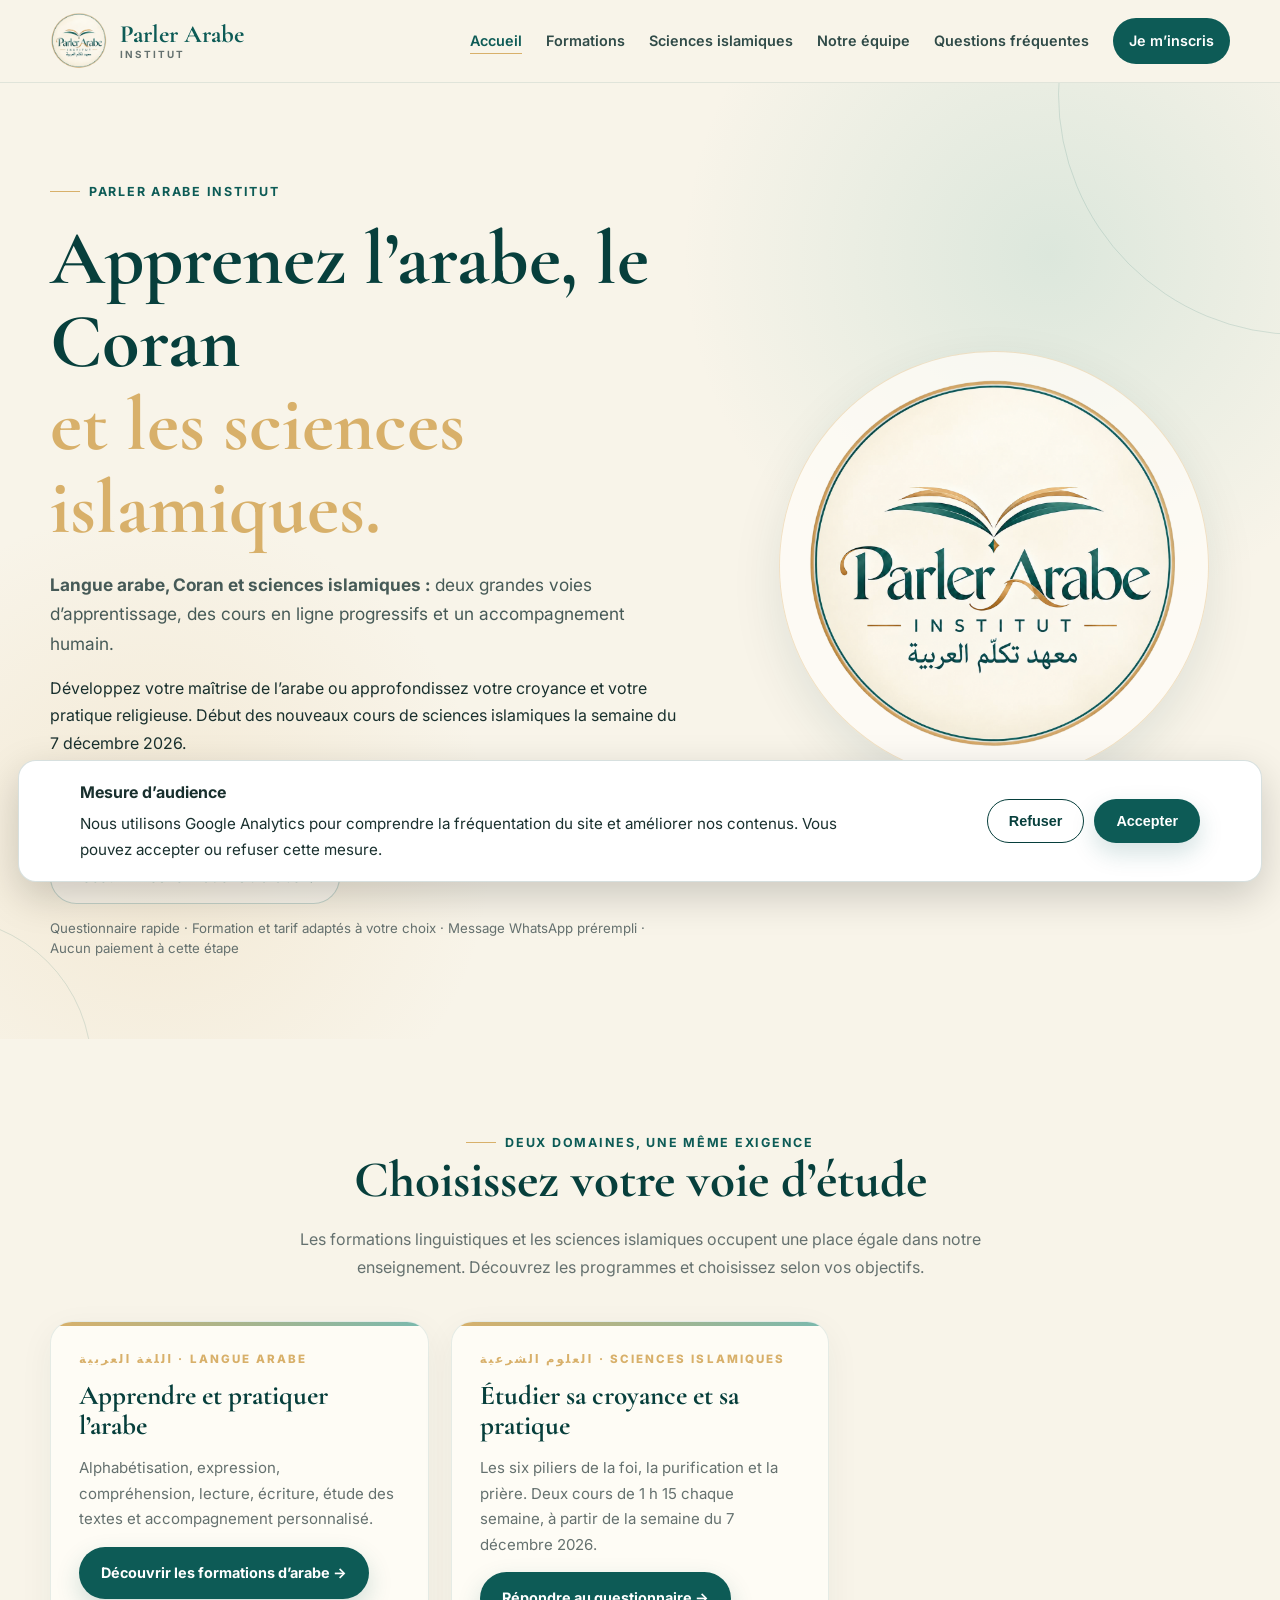
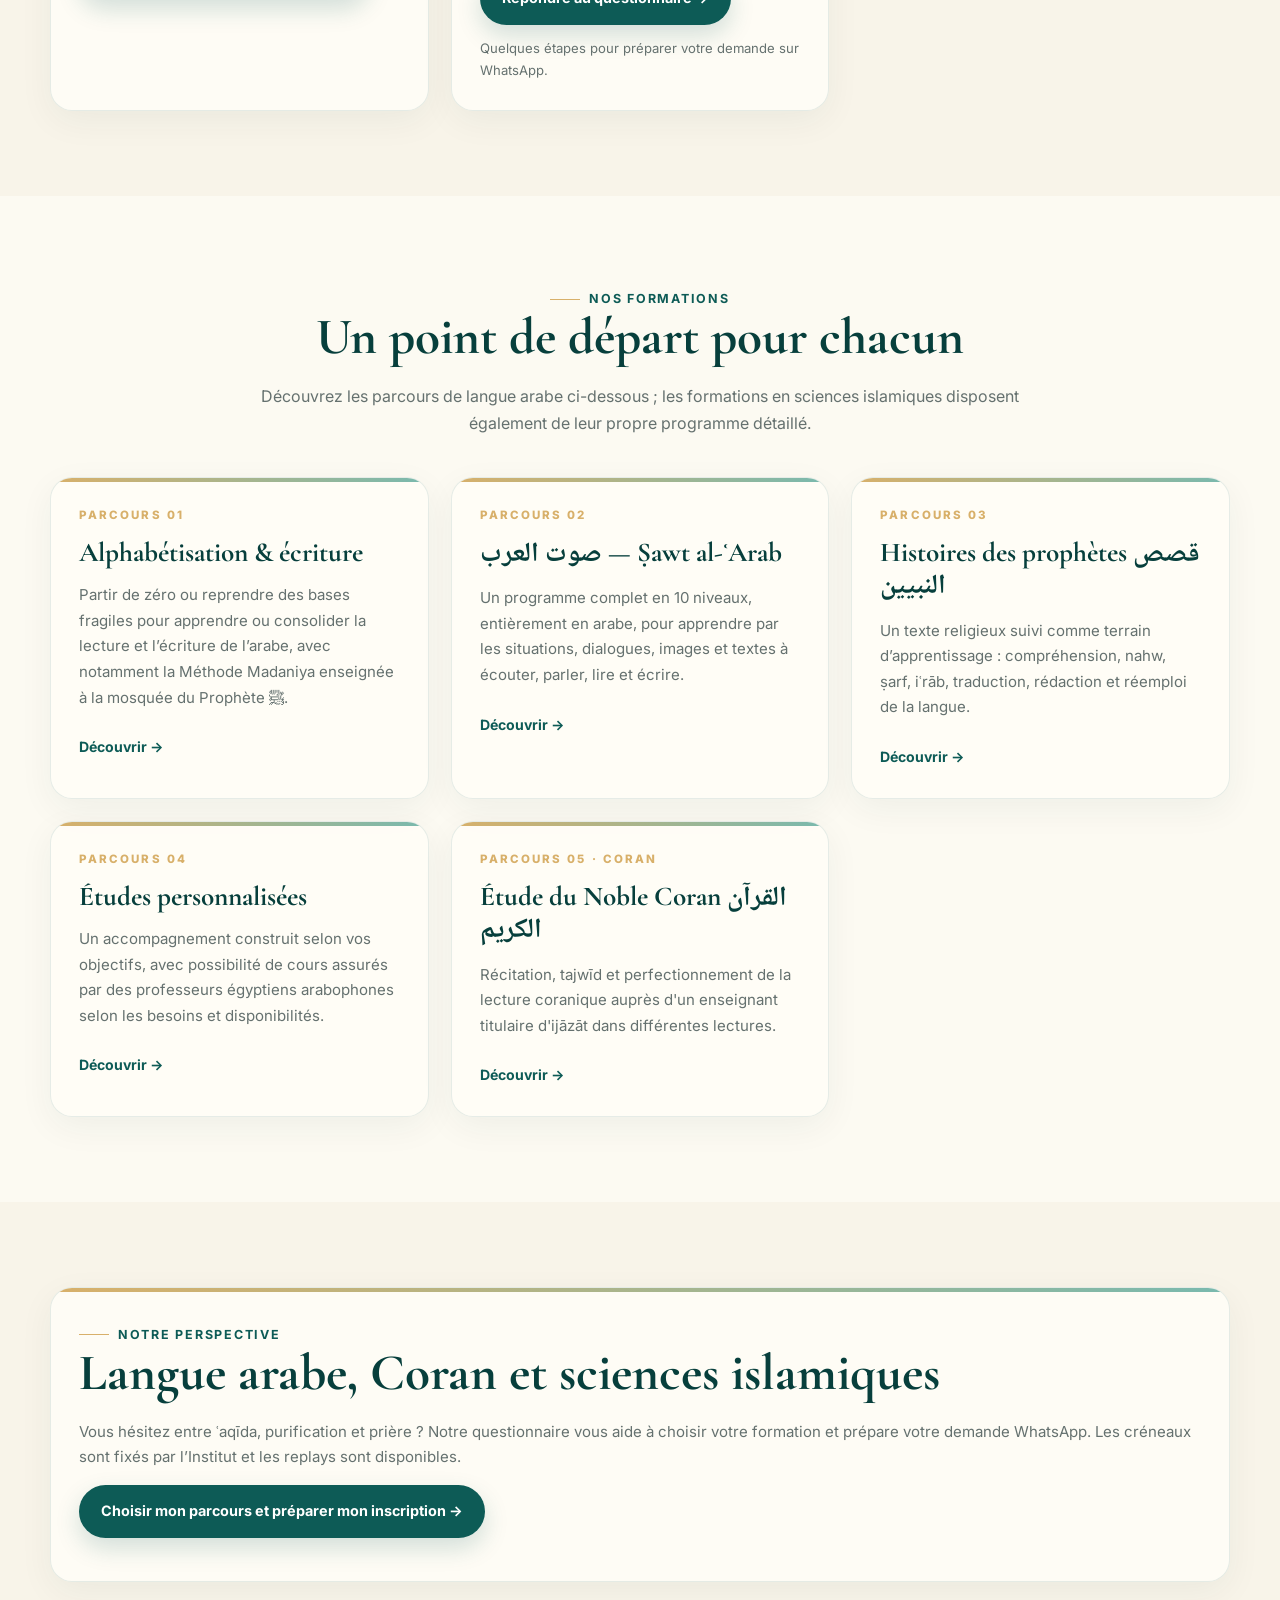
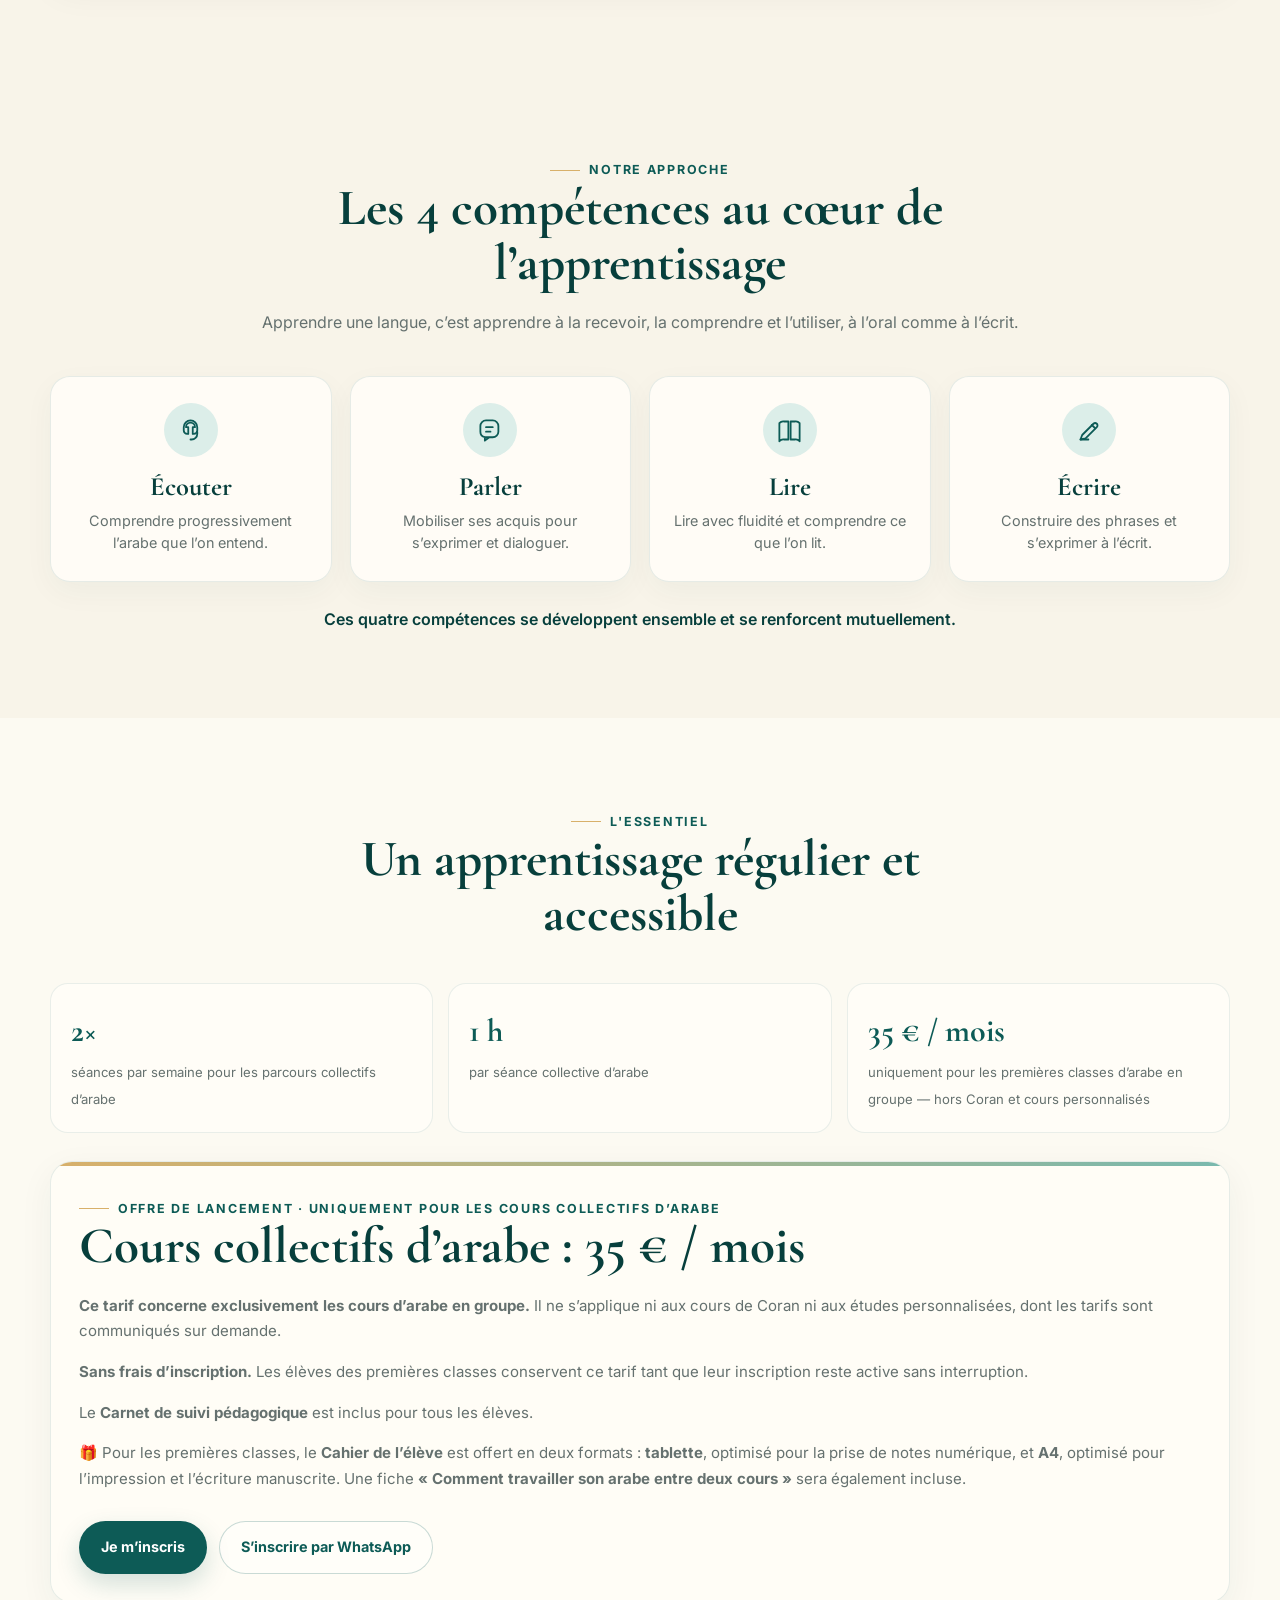
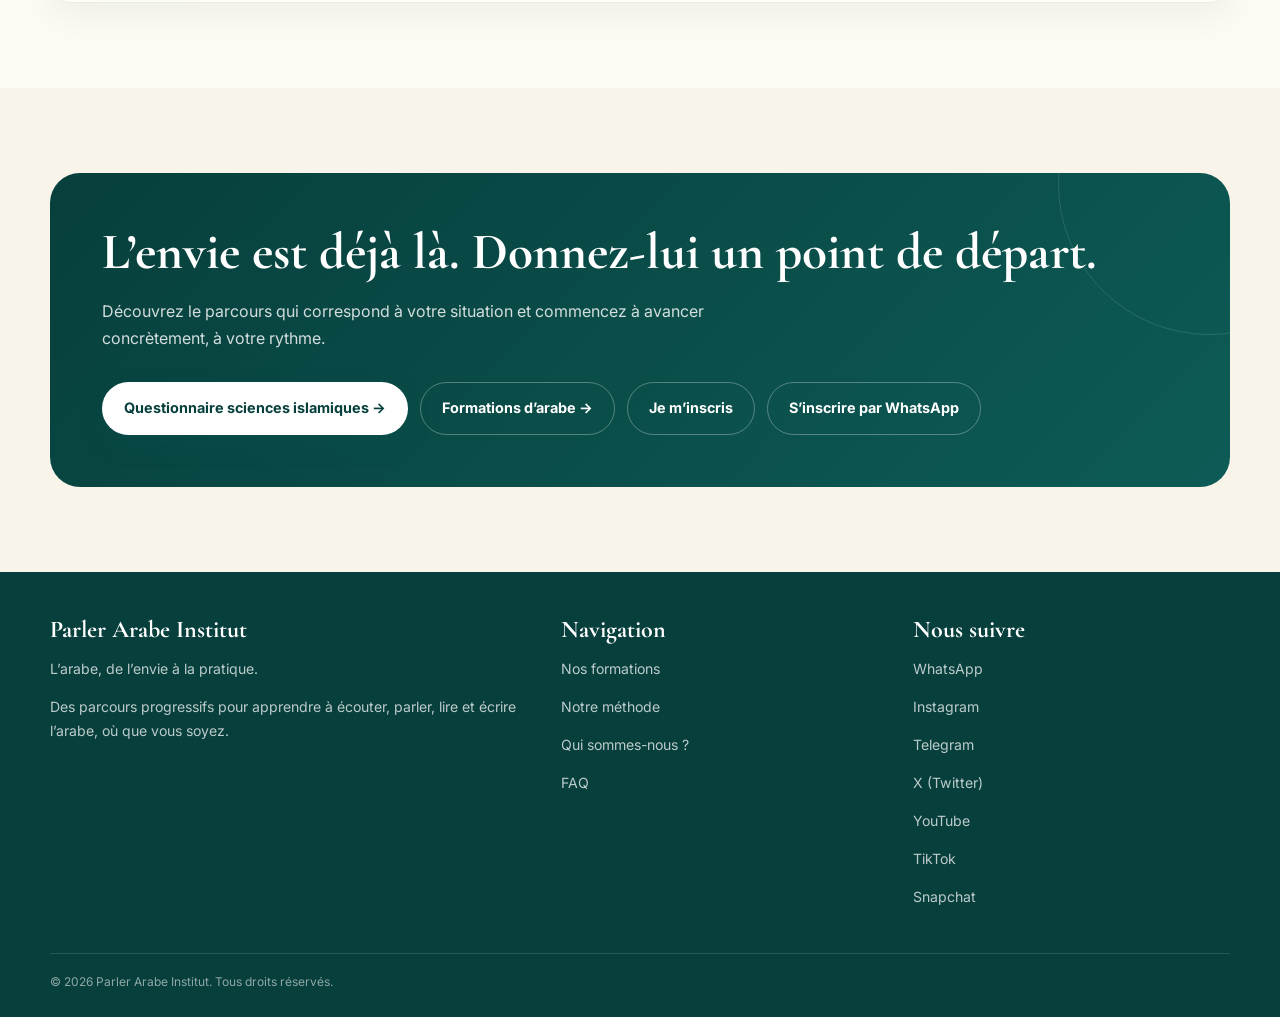
<file: index.html>
<!doctype html><!-- Redeploiement GitHub Pages : 2026-11-18 --><html lang="fr"><head>
<!-- Google Analytics: loaded only after analytics consent -->
<script>
(function(){
  const key = 'pai_analytics_consent';
  function loadAnalytics(){
    if (window.__paiAnalyticsLoaded) return;
    window.__paiAnalyticsLoaded = true;
    window.dataLayer = window.dataLayer || [];
    window.gtag = function(){dataLayer.push(arguments);};
    gtag('consent','default',{
      analytics_storage:'granted',
      ad_storage:'denied',
      ad_user_data:'denied',
      ad_personalization:'denied'
    });
    const s=document.createElement('script');
    s.async=true;
    s.src='https://www.googletagmanager.com/gtag/js?id=G-V03TXP7BSP';
    document.head.appendChild(s);
    gtag('js',new Date());
    gtag('config','G-V03TXP7BSP');
  }
  window.paiSetAnalyticsConsent=function(value){
    localStorage.setItem(key,value);
    if(value==='granted') loadAnalytics();
    const banner=document.getElementById('cookie-consent');
    if(banner) banner.hidden=true;
  };
  if(localStorage.getItem(key)==='granted') loadAnalytics();
  window.addEventListener('DOMContentLoaded',function(){
    if(localStorage.getItem(key)) return;
    const banner=document.createElement('div');
    banner.id='cookie-consent';
    banner.setAttribute('role','dialog');
    banner.setAttribute('aria-label','Choix des cookies de mesure d’audience');
    banner.innerHTML='<div class="cookie-consent-inner"><div><strong>Mesure d’audience</strong><p>Nous utilisons Google Analytics pour comprendre la fréquentation du site et améliorer nos contenus. Vous pouvez accepter ou refuser cette mesure.</p></div><div class="cookie-actions"><button class="btn btn-secondary cookie-refuse" type="button">Refuser</button><button class="btn btn-primary cookie-accept" type="button">Accepter</button></div></div>';
    document.body.appendChild(banner);
    banner.querySelector('.cookie-refuse').addEventListener('click',()=>window.paiSetAnalyticsConsent('denied'));
    banner.querySelector('.cookie-accept').addEventListener('click',()=>window.paiSetAnalyticsConsent('granted'));
  });
})();
</script><meta charset="UTF-8"><meta name="viewport" content="width=device-width, initial-scale=1.0"><meta name="description" content="Formations en ligne de langue arabe, Coran et sciences islamiques : croyance, purification et prière. Parcours progressifs pour francophones."><meta name="robots" content="index, follow"><link rel="canonical" href="https://parlerarabe.fr/"><link rel="stylesheet" href="style.css"><title>Arabe, Coran et sciences islamiques en ligne | Parler Arabe Institut</title></head><body>
<header class="navbar"><div class="container nav-inner"><a class="brand" href="index.html"><img src="assets/logo-corrige.png?v=2" alt="Parler Arabe Institut"><div>Parler Arabe<small>INSTITUT</small></div></a><button class="menu-btn" type="button" aria-label="Ouvrir le menu" aria-expanded="false" aria-controls="nav-principale">☰</button><nav id="nav-principale" class="nav-links"><a href="index.html">Accueil</a><a href="formations.html">Formations</a><a href="sciences-islamiques.html">Sciences islamiques</a><a href="qui-sommes-nous.html">Notre équipe</a><a href="faq.html">Questions fréquentes</a><a class="nav-cta" href="inscription.html">Je m’inscris</a></nav></div></header>
<main><section class="hero"><div class="container hero-grid"><div class="fade-up"><div class="eyebrow">Parler Arabe Institut</div><h1>Apprenez l’arabe, le Coran<br><em>et les sciences islamiques.</em></h1><p class="lead"><strong>Langue arabe, Coran et sciences islamiques :</strong> deux grandes voies d’apprentissage, des cours en ligne progressifs et un accompagnement humain.</p><p>Développez votre maîtrise de l’arabe ou approfondissez votre croyance et votre pratique religieuse. Début des nouveaux cours de sciences islamiques la semaine du 7 décembre 2026.</p><div class="hero-actions"><a class="btn btn-primary" href="sciences-islamiques.html#orientation">Trouver mon parcours en sciences islamiques →</a><a class="btn btn-secondary" href="formations.html">Découvrir les formations d’arabe →</a></div><p class="hero-reassurance">Questionnaire rapide · Formation et tarif adaptés à votre choix · Message WhatsApp prérempli · Aucun paiement à cette étape</p></div><div class="hero-logo fade-up"><div class="logo-frame"><img src="assets/logo-corrige.png?v=2" alt="Logo Parler Arabe Institut"></div></div></div></section>
<section class="section"><div class="container"><div class="section-heading center"><div class="eyebrow">Deux domaines, une même exigence</div><h2>Choisissez votre voie d’étude</h2><p>Les formations linguistiques et les sciences islamiques occupent une place égale dans notre enseignement. Découvrez les programmes et choisissez selon vos objectifs.</p></div><div class="cards"><article class="card"><div class="number">اللغة العربية · Langue arabe</div><h3>Apprendre et pratiquer l’arabe</h3><p>Alphabétisation, expression, compréhension, lecture, écriture, étude des textes et accompagnement personnalisé.</p><a class="btn btn-primary" href="formations.html">Découvrir les formations d’arabe →</a></article><article class="card"><div class="number">العلوم الشرعية · Sciences islamiques</div><h3>Étudier sa croyance et sa pratique</h3><p>Les six piliers de la foi, la purification et la prière. Deux cours de 1 h 15 chaque semaine, à partir de la semaine du 7 décembre 2026.</p><a class="btn btn-primary" href="sciences-islamiques.html#orientation">Répondre au questionnaire →</a><p class="card-helper">Quelques étapes pour préparer votre demande sur WhatsApp.</p></article></div></div></section>
<section class="section alt"><div class="container"><div class="section-heading center"><div class="eyebrow">Nos formations</div><h2>Un point de départ pour chacun</h2><p>Découvrez les parcours de langue arabe ci-dessous ; les formations en sciences islamiques disposent également de leur propre programme détaillé.</p></div><div class="cards"><article class="card"><div class="number">Parcours 01</div><h3>Alphabétisation & écriture</h3><p>Partir de zéro ou reprendre des bases fragiles pour apprendre ou consolider la lecture et l’écriture de l’arabe, avec notamment la Méthode Madaniya enseignée à la mosquée du Prophète ﷺ.</p><a class="link" href="formations.html#alphabetisation">Découvrir →</a></article><article class="card"><div class="number">Parcours 02</div><h3><span class="arabic">صوت العرب</span> — Ṣawt al-ʿArab</h3><p>Un programme complet en 10 niveaux, entièrement en arabe, pour apprendre par les situations, dialogues, images et textes à écouter, parler, lire et écrire.</p><a class="link" href="formations.html#sawt">Découvrir →</a></article><article class="card"><div class="number">Parcours 03</div><h3>Histoires des prophètes <span class="arabic">قصص النبيين</span></h3><p>Un texte religieux suivi comme terrain d’apprentissage : compréhension, nahw, ṣarf, iʿrāb, traduction, rédaction et réemploi de la langue.</p><a class="link" href="formations.html#approfondissement">Découvrir →</a></article><article class="card"><div class="number">Parcours 04</div><h3>Études personnalisées</h3><p>Un accompagnement construit selon vos objectifs, avec possibilité de cours assurés par des professeurs égyptiens arabophones selon les besoins et disponibilités.</p><a class="link" href="formations.html#personnalise">Découvrir →</a></article><article class="card"><div class="number">Parcours 05 · Coran</div><h3>Étude du Noble Coran <span class="arabic">القرآن الكريم</span></h3><p>Récitation, tajwīd et perfectionnement de la lecture coranique auprès d'un enseignant titulaire d'ijāzāt dans différentes lectures.</p><a class="link" href="formations.html#coran">Découvrir →</a></article></div></div></section>
<section class="section"><div class="container"><div class="card"><div class="eyebrow">Notre perspective</div><h2>Langue arabe, Coran et sciences islamiques</h2><p>Vous hésitez entre ʿaqīda, purification et prière ? Notre questionnaire vous aide à choisir votre formation et prépare votre demande WhatsApp. Les créneaux sont fixés par l’Institut et les replays sont disponibles.</p><p><a class="btn btn-primary" href="sciences-islamiques.html#orientation">Choisir mon parcours et préparer mon inscription →</a></p></div></div></section><section class="section"><div class="container"><div class="section-heading center"><div class="eyebrow">Notre approche</div><h2>Les 4 compétences au cœur de l’apprentissage</h2><p>Apprendre une langue, c’est apprendre à la recevoir, la comprendre et l’utiliser, à l’oral comme à l’écrit.</p></div><div class="skill-grid"><article class="skill"><span class="skill-icon"><svg viewBox="0 0 24 24" aria-hidden="true"><path d="M12 3a6 6 0 0 0-6 6v3a3 3 0 0 0 3 3h1v-6H8a4 4 0 0 1 8 0h-2v6h1a3 3 0 0 0 3-3V9a6 6 0 0 0-6-6Z"/><path d="M18 13v2a5 5 0 0 1-5 5h-1"/></svg></span><h3>Écouter</h3><p>Comprendre progressivement l’arabe que l’on entend.</p></article><article class="skill"><span class="skill-icon"><svg viewBox="0 0 24 24" aria-hidden="true"><path d="M7 18h7a5 5 0 0 0 5-5V8a5 5 0 0 0-5-5H8a5 5 0 0 0-5 5v5a5 5 0 0 0 4 4.9V21l4-3"/><path d="M8 9h6M8 13h4"/></svg></span><h3>Parler</h3><p>Mobiliser ses acquis pour s’exprimer et dialoguer.</p></article><article class="skill"><span class="skill-icon"><svg viewBox="0 0 24 24" aria-hidden="true"><path d="M3 5.5A4.5 4.5 0 0 1 7.5 4H11v16H7.5A4.5 4.5 0 0 0 3 21.5Z"/><path d="M21 5.5A4.5 4.5 0 0 0 16.5 4H13v16h3.5a4.5 4.5 0 0 1 4.5 1.5Z"/></svg></span><h3>Lire</h3><p>Lire avec fluidité et comprendre ce que l’on lit.</p></article><article class="skill"><span class="skill-icon"><svg viewBox="0 0 24 24" aria-hidden="true"><path d="m4 20 4.5-1 10-10a2.1 2.1 0 0 0-3-3l-10 10Z"/><path d="m14 7 3 3M4 20h7"/></svg></span><h3>Écrire</h3><p>Construire des phrases et s’exprimer à l’écrit.</p></article></div><p class="skills-note">Ces quatre compétences se développent ensemble et se renforcent mutuellement.</p></div></section>
<section class="section alt"><div class="container"><div class="section-heading center"><div class="eyebrow">L'essentiel</div><h2>Un apprentissage régulier et accessible</h2></div><div class="stats"><div class="stat"><strong>2×</strong><span>séances par semaine pour les parcours collectifs d’arabe</span></div><div class="stat"><strong>1 h</strong><span>par séance collective d’arabe</span></div><div class="stat"><strong>35 € / mois</strong><span>uniquement pour les premières classes d’arabe en groupe — hors Coran et cours personnalisés</span></div></div><div class="card" style="margin-top:28px"><div class="eyebrow">Offre de lancement · uniquement pour les cours collectifs d’arabe</div><h2>Cours collectifs d’arabe : 35 € / mois</h2><p><strong>Ce tarif concerne exclusivement les cours d’arabe en groupe.</strong> Il ne s’applique ni aux cours de Coran ni aux études personnalisées, dont les tarifs sont communiqués sur demande.</p><p><strong>Sans frais d’inscription.</strong> Les élèves des premières classes conservent ce tarif tant que leur inscription reste active sans interruption.</p><p>Le <strong>Carnet de suivi pédagogique</strong> est inclus pour tous les élèves.</p><p>🎁 Pour les premières classes, le <strong>Cahier de l’élève</strong> est offert en deux formats : <strong>tablette</strong>, optimisé pour la prise de notes numérique, et <strong>A4</strong>, optimisé pour l’impression et l’écriture manuscrite. Une fiche <strong>« Comment travailler son arabe entre deux cours »</strong> sera également incluse.</p><div class="hero-actions"><a class="btn btn-primary" href="inscription.html" target="_blank" rel="noopener">Je m’inscris</a><a class="btn btn-secondary" href="https://wa.me/33758856817" target="_blank" rel="noopener">S’inscrire par WhatsApp</a></div></div></div></section>
<section class="section"><div class="container"><div class="cta"><h2>L’envie est déjà là. Donnez-lui un point de départ.</h2><p>Découvrez le parcours qui correspond à votre situation et commencez à avancer concrètement, à votre rythme.</p><div class="hero-actions"><a class="btn btn-primary" style="background:#fff;color:#073f3c" href="sciences-islamiques.html#orientation">Questionnaire sciences islamiques →</a><a class="btn btn-secondary" href="formations.html">Formations d’arabe →</a><a class="btn btn-secondary" href="inscription.html" target="_blank" rel="noopener">Je m’inscris</a><a class="btn btn-secondary" href="https://wa.me/33758856817" target="_blank" rel="noopener">S’inscrire par WhatsApp</a></div></div></div></section></main>
<footer class="footer"><div class="container"><div class="footer-grid"><div><h3>Parler Arabe Institut</h3><p>L’arabe, de l’envie à la pratique.</p><p>Des parcours progressifs pour apprendre à écouter, parler, lire et écrire l’arabe, où que vous soyez.</p></div><div><h3>Navigation</h3><p><a href="formations.html">Nos formations</a></p><p><a href="methode.html">Notre méthode</a></p><p><a href="qui-sommes-nous.html">Qui sommes-nous ?</a></p><p><a href="faq.html">FAQ</a></p></div><div><h3>Nous suivre</h3><p><a href="https://wa.me/33758856817" target="_blank" rel="noopener">WhatsApp</a></p><p><a href="https://www.instagram.com/parlerarabe" target="_blank" rel="noopener">Instagram</a></p><p><a href="https://t.me/parlerarabe" target="_blank" rel="noopener">Telegram</a></p><p><a href="https://x.com/ParlerArabe" target="_blank" rel="noopener">X (Twitter)</a></p><p><a href="https://www.youtube.com/@ParlerArabeInstitut" target="_blank" rel="noopener">YouTube</a></p><p><a href="https://www.tiktok.com/@parlerarabe.inst" target="_blank" rel="noopener">TikTok</a></p><p><a href="https://snapchat.com/t/4EVWT48Z" target="_blank" rel="noopener">Snapchat</a></p></div></div><div class="footer-bottom">© <span data-year></span> Parler Arabe Institut. Tous droits réservés.</div></div></footer><script src="script.js"></script></body></html>
</file>
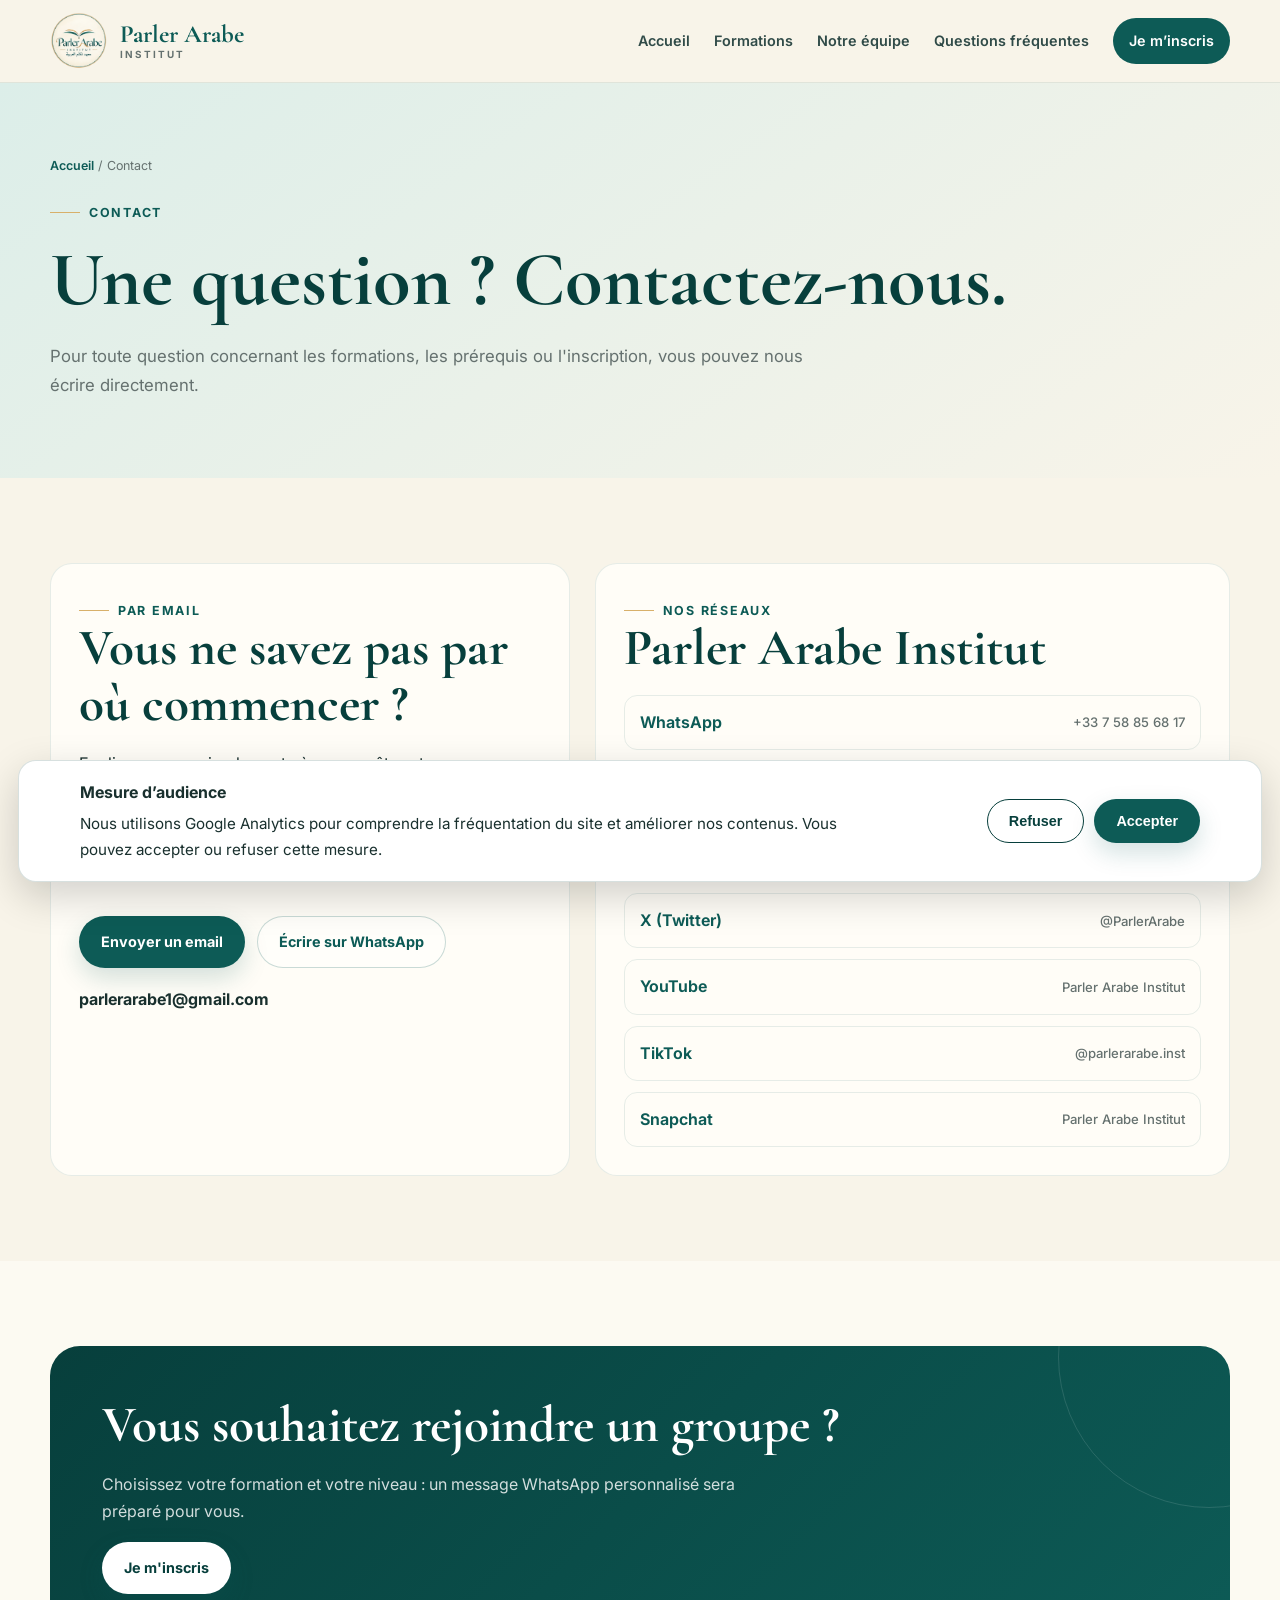
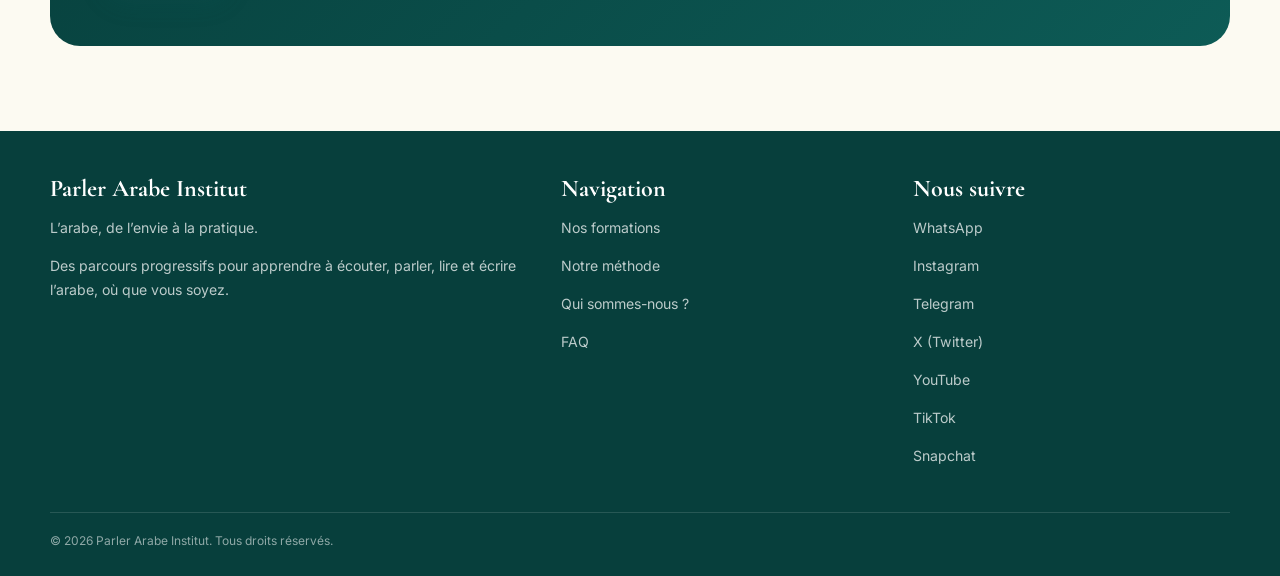
<file: contact.html>
<!doctype html><html lang="fr"><head>
<!-- Google Analytics: loaded only after analytics consent -->
<script>
(function(){
  const key = 'pai_analytics_consent';
  function loadAnalytics(){
    if (window.__paiAnalyticsLoaded) return;
    window.__paiAnalyticsLoaded = true;
    window.dataLayer = window.dataLayer || [];
    window.gtag = function(){dataLayer.push(arguments);};
    gtag('consent','default',{
      analytics_storage:'granted',
      ad_storage:'denied',
      ad_user_data:'denied',
      ad_personalization:'denied'
    });
    const s=document.createElement('script');
    s.async=true;
    s.src='https://www.googletagmanager.com/gtag/js?id=G-V03TXP7BSP';
    document.head.appendChild(s);
    gtag('js',new Date());
    gtag('config','G-V03TXP7BSP');
  }
  window.paiSetAnalyticsConsent=function(value){
    localStorage.setItem(key,value);
    if(value==='granted') loadAnalytics();
    const banner=document.getElementById('cookie-consent');
    if(banner) banner.hidden=true;
  };
  if(localStorage.getItem(key)==='granted') loadAnalytics();
  window.addEventListener('DOMContentLoaded',function(){
    if(localStorage.getItem(key)) return;
    const banner=document.createElement('div');
    banner.id='cookie-consent';
    banner.setAttribute('role','dialog');
    banner.setAttribute('aria-label','Choix des cookies de mesure d’audience');
    banner.innerHTML='<div class="cookie-consent-inner"><div><strong>Mesure d’audience</strong><p>Nous utilisons Google Analytics pour comprendre la fréquentation du site et améliorer nos contenus. Vous pouvez accepter ou refuser cette mesure.</p></div><div class="cookie-actions"><button class="btn btn-secondary cookie-refuse" type="button">Refuser</button><button class="btn btn-primary cookie-accept" type="button">Accepter</button></div></div>';
    document.body.appendChild(banner);
    banner.querySelector('.cookie-refuse').addEventListener('click',()=>window.paiSetAnalyticsConsent('denied'));
    banner.querySelector('.cookie-accept').addEventListener('click',()=>window.paiSetAnalyticsConsent('granted'));
  });
})();
</script><meta charset="UTF-8"><meta name="viewport" content="width=device-width, initial-scale=1.0"><meta name="description" content="Contactez Parler Arabe Institut pour toute question sur les cours d'arabe, les formations, les prérequis ou les inscriptions."><meta name="robots" content="index, follow"><link rel="canonical" href="https://parlerarabe.fr/contact.html"><link rel="stylesheet" href="style.css"><title>Contact | Parler Arabe Institut</title></head><body>
<header class="navbar"><div class="container nav-inner"><a class="brand" href="index.html"><img src="assets/logo-corrige.png?v=2" alt="Parler Arabe Institut"><div>Parler Arabe<small>INSTITUT</small></div></a><button class="menu-btn" type="button" aria-label="Ouvrir le menu" aria-expanded="false" aria-controls="nav-principale">☰</button><nav id="nav-principale" class="nav-links"><a href="index.html">Accueil</a><a href="formations.html">Formations</a><a href="qui-sommes-nous.html">Notre équipe</a><a href="faq.html">Questions fréquentes</a><a class="nav-cta" href="inscription.html">Je m’inscris</a></nav></div></header>
<main><section class="page-hero"><div class="container"><div class="breadcrumb"><a href="index.html">Accueil</a> / Contact</div><div class="eyebrow">Contact</div><h1>Une question ? Contactez-nous.</h1><p>Pour toute question concernant les formations, les prérequis ou l'inscription, vous pouvez nous écrire directement.</p></div></section><section class="section"><div class="container contact-grid"><div class="contact-card"><div class="eyebrow">Par email</div><h2>Vous ne savez pas par où commencer ?</h2><p>Expliquez-nous simplement où vous en êtes et ce que vous aimeriez atteindre : mieux comprendre ce que vous entendez ou lisez, parler avec plus d’aisance, progresser à l’écrit ou développer l’ensemble de vos compétences. Nous vous orienterons vers le point de départ le plus adapté.</p><div class="hero-actions"><a class="btn btn-primary" href="mailto:parlerarabe1@gmail.com">Envoyer un email</a><a class="btn btn-secondary" href="https://wa.me/33758856817" target="_blank" rel="noopener">Écrire sur WhatsApp</a></div><p style="margin-top:18px"><strong>parlerarabe1@gmail.com</strong></p></div><div class="contact-card"><div class="eyebrow">Nos réseaux</div><h2>Parler Arabe Institut</h2><div class="socials"><a class="social" href="https://wa.me/33758856817" target="_blank" rel="noopener">WhatsApp <span>+33 7 58 85 68 17</span></a><a class="social" href="https://www.instagram.com/parlerarabe" target="_blank" rel="noopener">Instagram <span>@parlerarabe</span></a><a class="social" href="https://t.me/parlerarabe" target="_blank" rel="noopener">Telegram <span>@parlerarabe</span></a><a class="social" href="https://x.com/ParlerArabe" target="_blank" rel="noopener">X (Twitter) <span>@ParlerArabe</span></a><a class="social" href="https://www.youtube.com/@ParlerArabeInstitut" target="_blank" rel="noopener">YouTube <span>Parler Arabe Institut</span></a><a class="social" href="https://www.tiktok.com/@parlerarabe.inst" target="_blank" rel="noopener">TikTok <span>@parlerarabe.inst</span></a><a class="social" href="https://snapchat.com/t/4EVWT48Z" target="_blank" rel="noopener">Snapchat <span>Parler Arabe Institut</span></a></div></div></div></section><section class="section alt"><div class="container"><div class="cta"><h2>Vous souhaitez rejoindre un groupe ?</h2><p>Choisissez votre formation et votre niveau : un message WhatsApp personnalisé sera préparé pour vous.</p><a class="btn btn-primary" style="background:#fff;color:#073f3c" href="inscription.html" target="_blank" rel="noopener">Je m'inscris</a></div></div></section></main>
<footer class="footer"><div class="container"><div class="footer-grid"><div><h3>Parler Arabe Institut</h3><p>L’arabe, de l’envie à la pratique.</p><p>Des parcours progressifs pour apprendre à écouter, parler, lire et écrire l’arabe, où que vous soyez.</p></div><div><h3>Navigation</h3><p><a href="formations.html">Nos formations</a></p><p><a href="methode.html">Notre méthode</a></p><p><a href="qui-sommes-nous.html">Qui sommes-nous ?</a></p><p><a href="faq.html">FAQ</a></p></div><div><h3>Nous suivre</h3><p><a href="https://wa.me/33758856817" target="_blank" rel="noopener">WhatsApp</a></p><p><a href="https://www.instagram.com/parlerarabe" target="_blank" rel="noopener">Instagram</a></p><p><a href="https://t.me/parlerarabe" target="_blank" rel="noopener">Telegram</a></p><p><a href="https://x.com/ParlerArabe" target="_blank" rel="noopener">X (Twitter)</a></p><p><a href="https://www.youtube.com/@ParlerArabeInstitut" target="_blank" rel="noopener">YouTube</a></p><p><a href="https://www.tiktok.com/@parlerarabe.inst" target="_blank" rel="noopener">TikTok</a></p><p><a href="https://snapchat.com/t/4EVWT48Z" target="_blank" rel="noopener">Snapchat</a></p></div></div><div class="footer-bottom">© <span data-year></span> Parler Arabe Institut. Tous droits réservés.</div></div></footer><script src="script.js"></script></body></html>
</file>
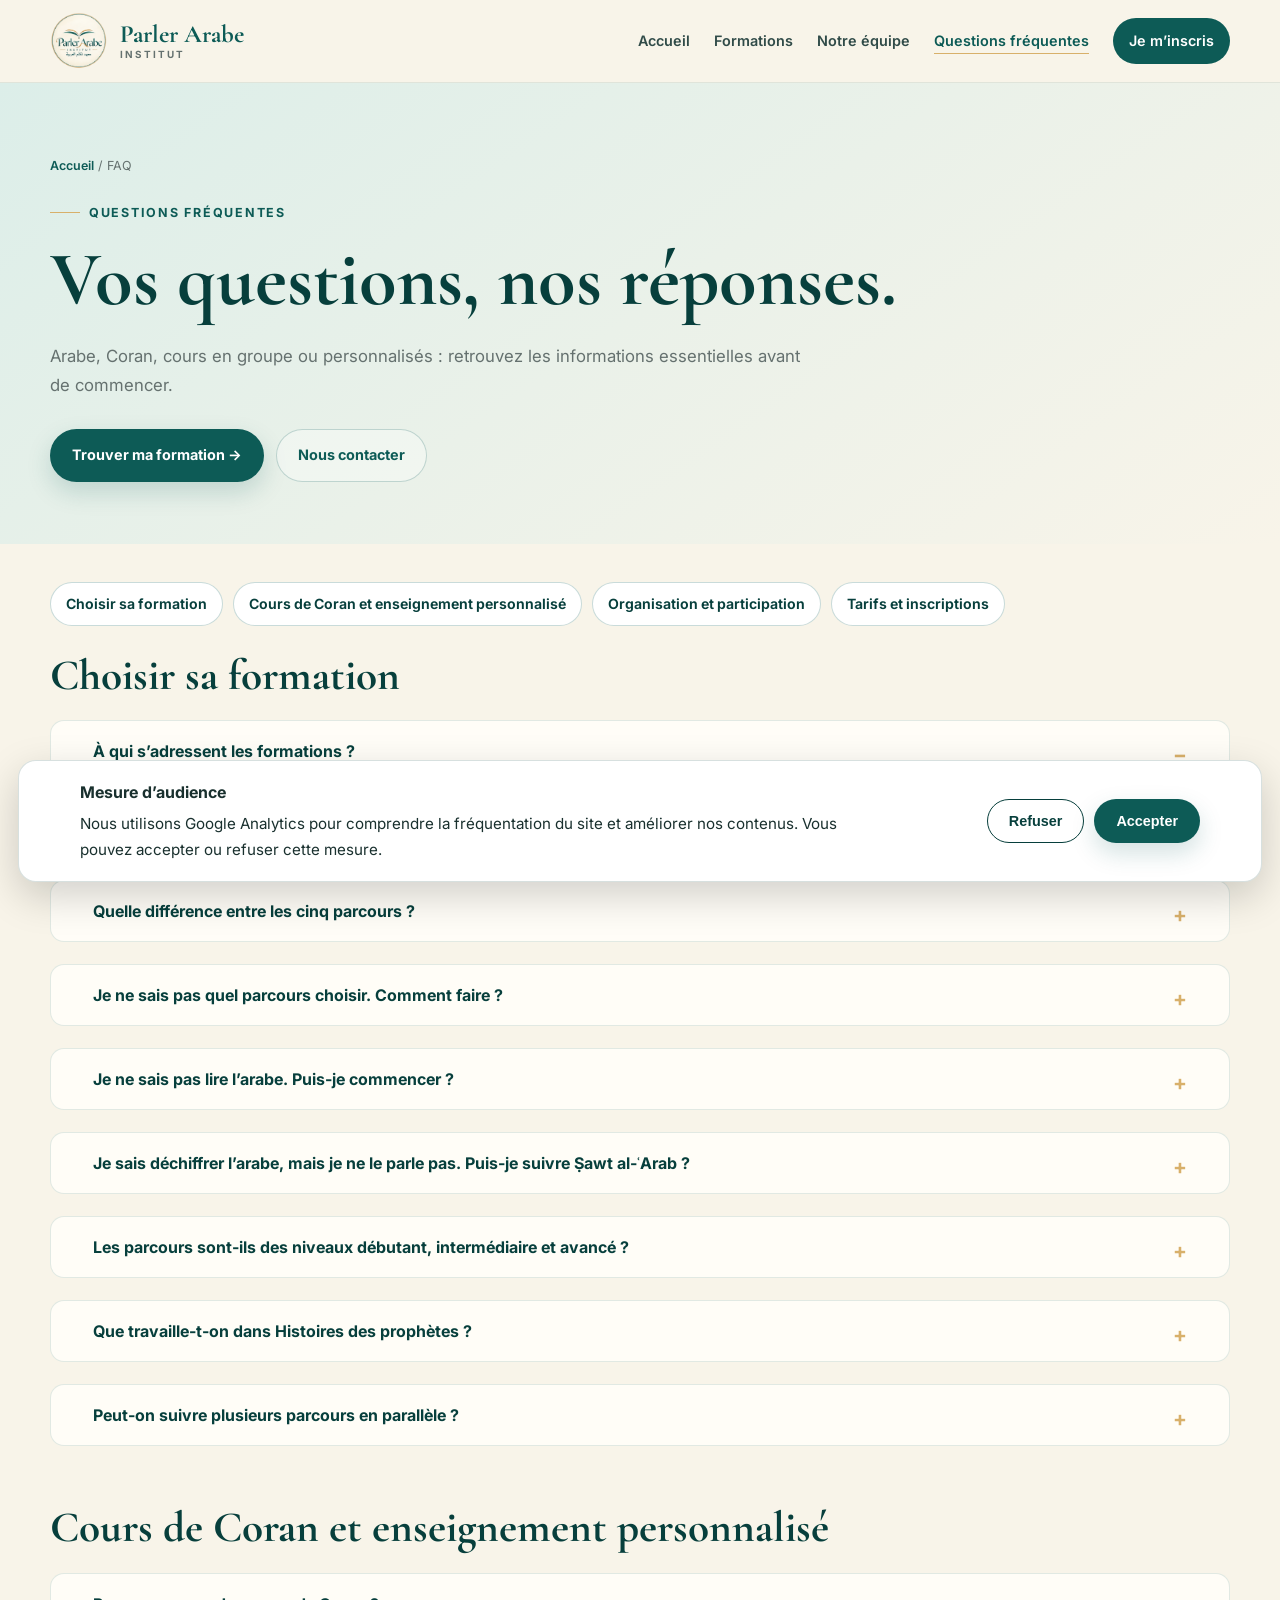
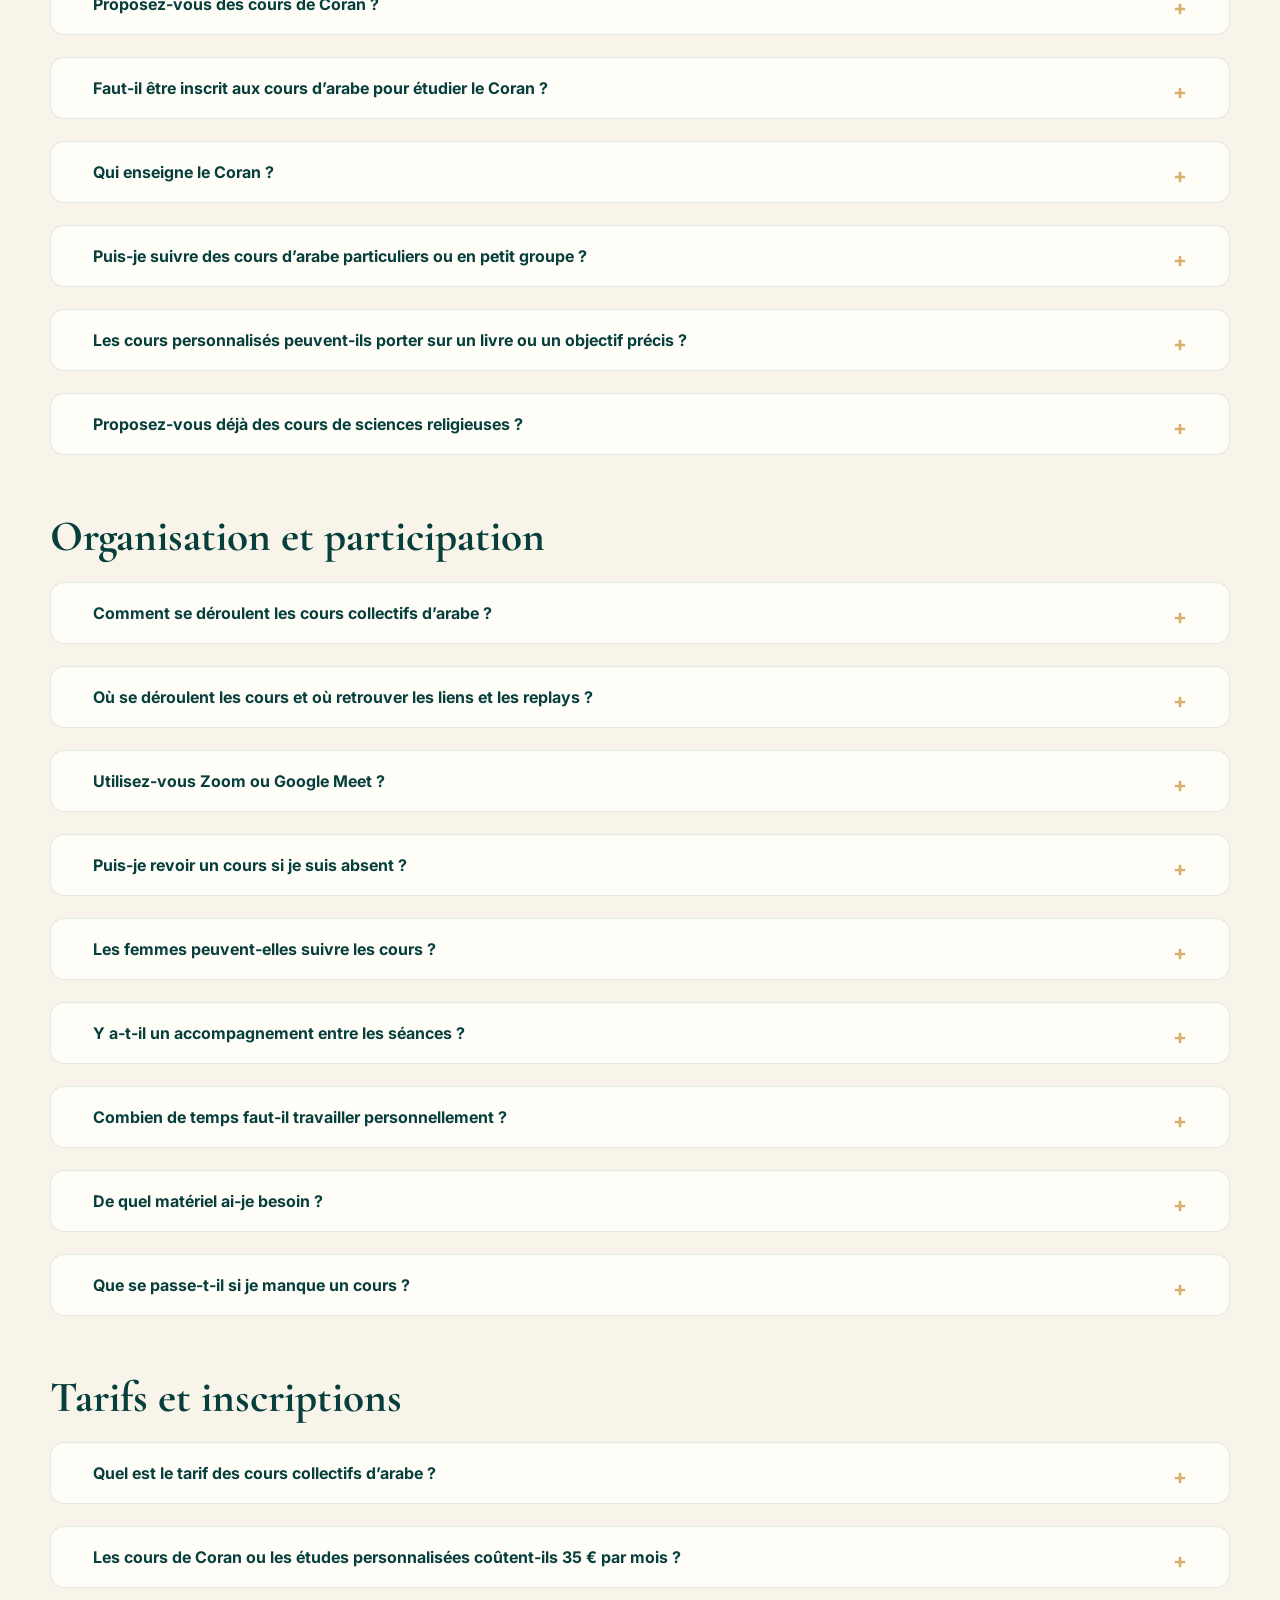
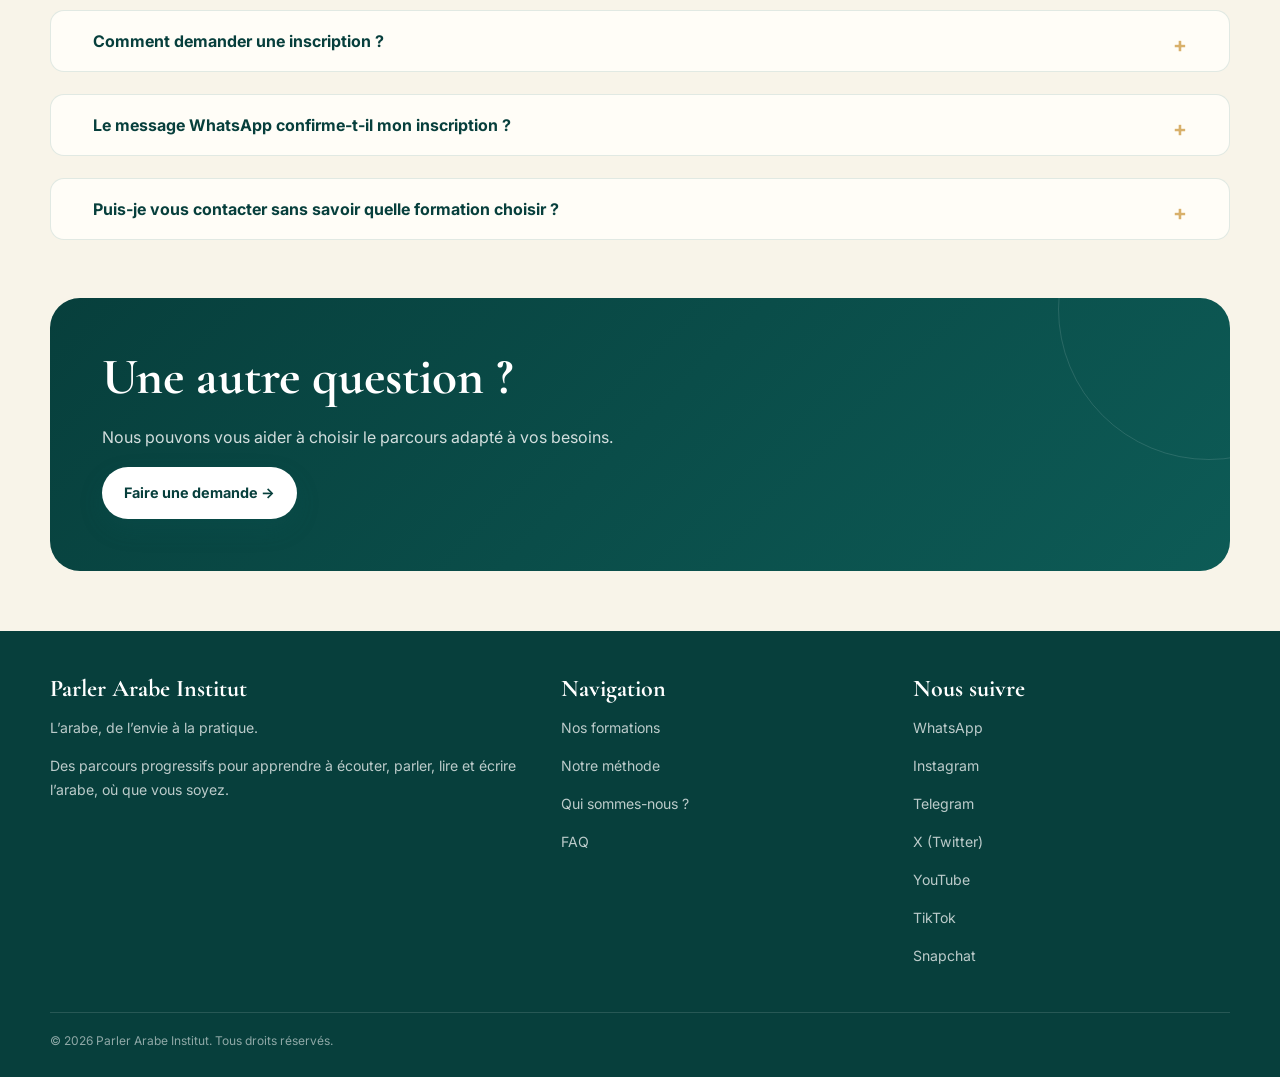
<file: faq.html>
<!doctype html>
<html lang="fr">
<head>
<!-- Google Analytics: loaded only after analytics consent -->
<script>
(function(){
  const key = 'pai_analytics_consent';
  function loadAnalytics(){
    if (window.__paiAnalyticsLoaded) return;
    window.__paiAnalyticsLoaded = true;
    window.dataLayer = window.dataLayer || [];
    window.gtag = function(){dataLayer.push(arguments);};
    gtag('consent','default',{
      analytics_storage:'granted',
      ad_storage:'denied',
      ad_user_data:'denied',
      ad_personalization:'denied'
    });
    const s=document.createElement('script');
    s.async=true;
    s.src='https://www.googletagmanager.com/gtag/js?id=G-V03TXP7BSP';
    document.head.appendChild(s);
    gtag('js',new Date());
    gtag('config','G-V03TXP7BSP');
  }
  window.paiSetAnalyticsConsent=function(value){
    localStorage.setItem(key,value);
    if(value==='granted') loadAnalytics();
    const banner=document.getElementById('cookie-consent');
    if(banner) banner.hidden=true;
  };
  if(localStorage.getItem(key)==='granted') loadAnalytics();
  window.addEventListener('DOMContentLoaded',function(){
    if(localStorage.getItem(key)) return;
    const banner=document.createElement('div');
    banner.id='cookie-consent';
    banner.setAttribute('role','dialog');
    banner.setAttribute('aria-label','Choix des cookies de mesure d’audience');
    banner.innerHTML='<div class="cookie-consent-inner"><div><strong>Mesure d’audience</strong><p>Nous utilisons Google Analytics pour comprendre la fréquentation du site et améliorer nos contenus. Vous pouvez accepter ou refuser cette mesure.</p></div><div class="cookie-actions"><button class="btn btn-secondary cookie-refuse" type="button">Refuser</button><button class="btn btn-primary cookie-accept" type="button">Accepter</button></div></div>';
    document.body.appendChild(banner);
    banner.querySelector('.cookie-refuse').addEventListener('click',()=>window.paiSetAnalyticsConsent('denied'));
    banner.querySelector('.cookie-accept').addEventListener('click',()=>window.paiSetAnalyticsConsent('granted'));
  });
})();
</script>

<meta charset="UTF-8">
<meta name="viewport" content="width=device-width, initial-scale=1.0">
<meta name="description" content="Prérequis, niveaux, rythme, tarifs et organisation : toutes les réponses sur les cours d’arabe en ligne de Parler Arabe Institut pour francophones.">
<meta name="robots" content="index, follow">
<link rel="canonical" href="https://parlerarabe.fr/faq.html">
<link rel="stylesheet" href="style.css">

<title>FAQ – Cours d’arabe en ligne | Parler Arabe Institut</title>
</head>
<body>

<header class="navbar">
  <div class="container nav-inner">
    <a class="brand" href="index.html">
      <img src="assets/logo-corrige.png?v=2" alt="Parler Arabe Institut">
      <div>Parler Arabe<small>INSTITUT</small></div>
    </a>
    <button class="menu-btn" type="button" aria-label="Ouvrir le menu" aria-expanded="false" aria-controls="nav-principale">☰</button><nav id="nav-principale" class="nav-links"><a href="index.html">Accueil</a><a href="formations.html">Formations</a><a href="qui-sommes-nous.html">Notre équipe</a><a href="faq.html">Questions fréquentes</a><a class="nav-cta" href="inscription.html">Je m’inscris</a></nav>
  </div>
</header>

<main><section class="page-hero"><div class="container"><div class="breadcrumb"><a href="index.html">Accueil</a> / FAQ</div><div class="eyebrow">Questions fréquentes</div><h1>Vos questions, nos réponses.</h1><p>Arabe, Coran, cours en groupe ou personnalisés : retrouvez les informations essentielles avant de commencer.</p><div class="hero-actions"><a class="btn btn-primary" href="inscription.html">Trouver ma formation →</a><a class="btn btn-secondary" href="contact.html">Nous contacter</a></div></div></section><section class="section compact-section"><div class="container"><nav class="quick-links" aria-label="Rubriques de la FAQ"><a href="#faq-0">Choisir sa formation</a><a href="#faq-1">Cours de Coran et enseignement personnalisé</a><a href="#faq-2">Organisation et participation</a><a href="#faq-3">Tarifs et inscriptions</a></nav><section class="faq-topic" id="faq-0"><h2>Choisir sa formation</h2><div class="faq"><details open><summary>À qui s’adressent les formations ?</summary><p>Nos enseignements s’adressent aux personnes qui souhaitent apprendre l’arabe, approfondir leurs acquis ou améliorer leur lecture du Noble Coran. Vous pouvez commencer sans aucune connaissance préalable de l’arabe : nous vous aiderons à identifier le parcours adapté.</p></details><details><summary>Quelle différence entre les cinq parcours ?</summary><p>Le parcours 01 est consacré à l’alphabétisation et à l’écriture ; le parcours 02, Ṣawt al-ʿArab, développe la compréhension et l’expression en arabe ; le parcours 03, Histoires des prophètes, approfondit la langue à partir de textes ; le parcours 04 propose des études personnalisées ; le parcours 05 concerne la récitation du Coran et le tajwīd. <a href="formations.html">Voir les formations →</a></p></details><details><summary>Je ne sais pas quel parcours choisir. Comment faire ?</summary><p>Sur notre <a href="inscription.html">page d’inscription</a>, sélectionnez « Je ne sais pas encore, conseillez-moi ». Indiquez simplement votre niveau et vos objectifs : nous pourrons vous orienter.</p></details><details><summary>Je ne sais pas lire l’arabe. Puis-je commencer ?</summary><p>Oui. Le parcours Alphabétisation & écriture est conçu pour les débutants complets ainsi que pour ceux qui souhaitent reprendre les bases de la lecture et de l’écriture.</p></details><details><summary>Je sais déchiffrer l’arabe, mais je ne le parle pas. Puis-je suivre Ṣawt al-ʿArab ?</summary><p>Oui. Le parcours Ṣawt al-ʿArab est destiné aux personnes qui savent déjà lire, même si leur lecture manque encore de fluidité. Il vise à développer progressivement la compréhension, l’expression orale, la lecture et l’écriture.</p></details><details><summary>Les parcours sont-ils des niveaux débutant, intermédiaire et avancé ?</summary><p>Non. Les parcours correspondent à des objectifs et à des méthodes différents. Certains programmes, comme Ṣawt al-ʿArab, comportent eux-mêmes plusieurs niveaux. Nous vous orientons selon vos acquis et vos besoins.</p></details><details><summary>Que travaille-t-on dans Histoires des prophètes ?</summary><p>Le parcours s’appuie sur des textes suivis pour travailler la compréhension, le vocabulaire, la grammaire (naḥw), la morphologie (ṣarf), l’analyse grammaticale (iʿrāb), la traduction et la rédaction, afin de gagner en autonomie dans la lecture de l’arabe.</p></details><details><summary>Peut-on suivre plusieurs parcours en parallèle ?</summary><p>C’est envisageable si votre niveau, les horaires et votre disponibilité le permettent. Nous vous conseillons de choisir un rythme compatible avec un travail personnel régulier.</p></details></div></section><section class="faq-topic" id="faq-1"><h2>Cours de Coran et enseignement personnalisé</h2><div class="faq"><details><summary>Proposez-vous des cours de Coran ?</summary><p>Oui. Notre cinquième parcours est consacré au Noble Coran : correction et perfectionnement de la récitation, règles du tajwīd et accompagnement selon le niveau et les objectifs de l’élève. Les modalités sont communiquées sur demande.</p></details><details><summary>Faut-il être inscrit aux cours d’arabe pour étudier le Coran ?</summary><p>Non. Vous pouvez nous contacter uniquement pour les cours de Coran. Nous vous demanderons votre niveau actuel de lecture et ce que vous souhaitez travailler.</p></details><details><summary>Qui enseigne le Coran ?</summary><p>Les cours de Coran sont assurés par Abou Rouqayya (أبو رقية), titulaire d’un master et détenteur d’ijāzāt dans différentes lectures coraniques. Il a étudié en Algérie et en Égypte et poursuit son parcours à La Mecque. <a href="qui-sommes-nous.html#equipe">Découvrir notre équipe →</a></p></details><details><summary>Puis-je suivre des cours d’arabe particuliers ou en petit groupe ?</summary><p>Oui, selon les disponibilités. Des enseignants égyptiens expérimentés proposent des études personnalisées. Pour les sœurs, Oum Hamza (أم حمزة) enseigne notamment l’arabe aux non-arabophones. Le contenu, le format et les horaires sont définis en fonction des besoins.</p></details><details><summary>Les cours personnalisés peuvent-ils porter sur un livre ou un objectif précis ?</summary><p>Oui. Vous pouvez demander un travail ciblé sur l’expression orale, la compréhension, la lecture, l’écriture, la grammaire ou un ouvrage précis. Nous étudions ensuite la faisabilité avec l’enseignant.</p></details><details><summary>Proposez-vous déjà des cours de sciences religieuses ?</summary><p>Nous envisageons d’élargir nos enseignements à certaines sciences religieuses, avec la permission d’Allah. Ce projet est encore à l’étude : il ne s’agit pas pour le moment d’une formation ouverte aux inscriptions.</p></details></div></section><section class="faq-topic" id="faq-2"><h2>Organisation et participation</h2><div class="faq"><details><summary>Comment se déroulent les cours collectifs d’arabe ?</summary><p>Ils ont lieu en direct sur Zoom. Les parcours collectifs d’arabe prévoient généralement deux séances d’une heure par semaine. Les horaires précis dépendent de la classe et sont communiqués avant l’intégration.</p></details><details><summary>Où se déroulent les cours et où retrouver les liens et les replays ?</summary><p><strong>Pour le moment, les cours en direct se déroulent sur Zoom.</strong> Les groupes Telegram de l’Institut permettent de retrouver les informations pratiques, les liens des cours et des replays, ainsi que les échanges et annonces concernant votre classe.</p><p><strong>Prochainement, Merkez Academy deviendra la plateforme centralisée de l’Institut.</strong> L’objectif est de réunir progressivement au même endroit les informations, les supports pédagogiques, les liens et les replays. Nous informerons les élèves lorsque cette organisation sera mise en place. En attendant, continuez à utiliser Zoom et Telegram comme d’habitude.</p></details><details><summary>Utilisez-vous Zoom ou Google Meet ?</summary><p>Les cours de l’Institut se déroulent actuellement sur Zoom. Les informations de connexion sont transmises aux élèves concernés.</p></details><details><summary>Puis-je revoir un cours si je suis absent ?</summary><p>Les séances des parcours collectifs d’arabe sont enregistrées et mises à disposition en replay. Ces enregistrements sont réservés aux élèves concernés et ne doivent pas être partagés. Les conditions applicables aux cours personnalisés ou de Coran sont précisées lors de l’inscription.</p></details><details><summary>Les femmes peuvent-elles suivre les cours ?</summary><p>Oui. Pour les cours collectifs mixtes d’arabe, les femmes participent à l’écrit pendant les séances. Les groupes d’entraide sont séparés entre hommes et femmes. Des cours d’arabe réservés aux sœurs peuvent également être proposés avec une enseignante, selon les disponibilités.</p></details><details><summary>Y a-t-il un accompagnement entre les séances ?</summary><p>Pour les parcours collectifs d’arabe, un suivi pédagogique et des groupes d’entraide permettent de poser des questions et de poursuivre le travail entre les cours. Les modalités de suivi des autres formules sont précisées individuellement.</p></details><details><summary>Combien de temps faut-il travailler personnellement ?</summary><p>Pour progresser sérieusement en langue arabe, prévoyez au minimum 30 à 40 minutes de travail personnel par jour, idéalement six jours sur sept. La régularité est essentielle et fait partie des engagements demandés aux élèves des parcours collectifs.</p></details><details><summary>De quel matériel ai-je besoin ?</summary><p>Un appareil connecté à Internet permettant d’utiliser Zoom, ainsi que les supports pédagogiques de votre classe. Nous vous indiquons comment vous procurer les documents nécessaires avant le début des cours.</p></details><details><summary>Que se passe-t-il si je manque un cours ?</summary><p>Prévenez l’équipe dès que possible. Les replays permettent de rattraper les cours collectifs d’arabe, mais ils ne remplacent pas une participation régulière. Les conditions d’absence et de rattrapage des autres formules sont précisées à l’inscription.</p></details></div></section><section class="faq-topic" id="faq-3"><h2>Tarifs et inscriptions</h2><div class="faq"><details><summary>Quel est le tarif des cours collectifs d’arabe ?</summary><p>Le <strong>tarif fondateur de 35 € par mois est exclusivement réservé aux premières classes collectives de langue arabe</strong>. Il ne concerne ni les cours de Coran ni les études personnalisées. Ce tarif est soumis aux conditions de l’offre de lancement.</p></details><details><summary>Les cours de Coran ou les études personnalisées coûtent-ils 35 € par mois ?</summary><p><strong>Non.</strong> Le tarif de 35 € par mois s’applique uniquement aux premières classes collectives d’arabe. Pour les cours de Coran et les études personnalisées, les tarifs et les disponibilités sont communiqués individuellement sur demande.</p></details><details><summary>Comment demander une inscription ?</summary><p>Rendez-vous sur <a href="inscription.html">Je m’inscris</a>, choisissez votre formation et votre niveau, puis indiquez éventuellement votre objectif. Un message WhatsApp adapté sera préparé pour vous : vous pourrez le vérifier avant de l’envoyer.</p></details><details><summary>Le message WhatsApp confirme-t-il mon inscription ?</summary><p>Non. Il s’agit d’une <strong>demande de renseignements ou d’inscription</strong>. Nous vous confirmerons ensuite les possibilités, les modalités et les éventuelles étapes nécessaires pour rejoindre la formation.</p></details><details><summary>Puis-je vous contacter sans savoir quelle formation choisir ?</summary><p>Bien sûr. Sur la <a href="inscription.html">page d’inscription</a>, choisissez « Je ne sais pas encore, conseillez-moi », ou écrivez-nous directement depuis la <a href="contact.html">page Contact</a>.</p></details></div></section><div class="cta"><h2>Une autre question ?</h2><p>Nous pouvons vous aider à choisir le parcours adapté à vos besoins.</p><a class="btn btn-primary" style="background:#fff;color:#073f3c" href="inscription.html">Faire une demande →</a></div></div></section></main>

<footer class="footer">
  <div class="container">
    <div class="footer-grid">
      <div>
        <h3>Parler Arabe Institut</h3>
        <p>L’arabe, de l’envie à la pratique.</p>
        <p>Des parcours progressifs pour apprendre à écouter, parler, lire et écrire l’arabe, où que vous soyez.</p>
      </div>
      <div>
        <h3>Navigation</h3>
        <p><a href="formations.html">Nos formations</a></p>
        <p><a href="methode.html">Notre méthode</a></p>
        <p><a href="qui-sommes-nous.html">Qui sommes-nous ?</a></p>
        <p><a href="faq.html">FAQ</a></p>
      </div>
      <div>
        <h3>Nous suivre</h3><p><a href="https://wa.me/33758856817" target="_blank" rel="noopener">WhatsApp</a></p>
        <p><a href="https://www.instagram.com/parlerarabe" target="_blank" rel="noopener">Instagram</a></p>
        <p><a href="https://t.me/parlerarabe" target="_blank" rel="noopener">Telegram</a></p>
        <p><a href="https://x.com/ParlerArabe" target="_blank" rel="noopener">X (Twitter)</a></p>
        <p><a href="https://www.youtube.com/@ParlerArabeInstitut" target="_blank" rel="noopener">YouTube</a></p>
        <p><a href="https://www.tiktok.com/@parlerarabe.inst" target="_blank" rel="noopener">TikTok</a></p>
        <p><a href="https://snapchat.com/t/4EVWT48Z" target="_blank" rel="noopener">Snapchat</a></p>
      </div>
    </div>
    <div class="footer-bottom">© <span data-year></span> Parler Arabe Institut. Tous droits réservés.</div>
  </div>
</footer>
<script src="script.js"></script>

</body>
</html>
</file>
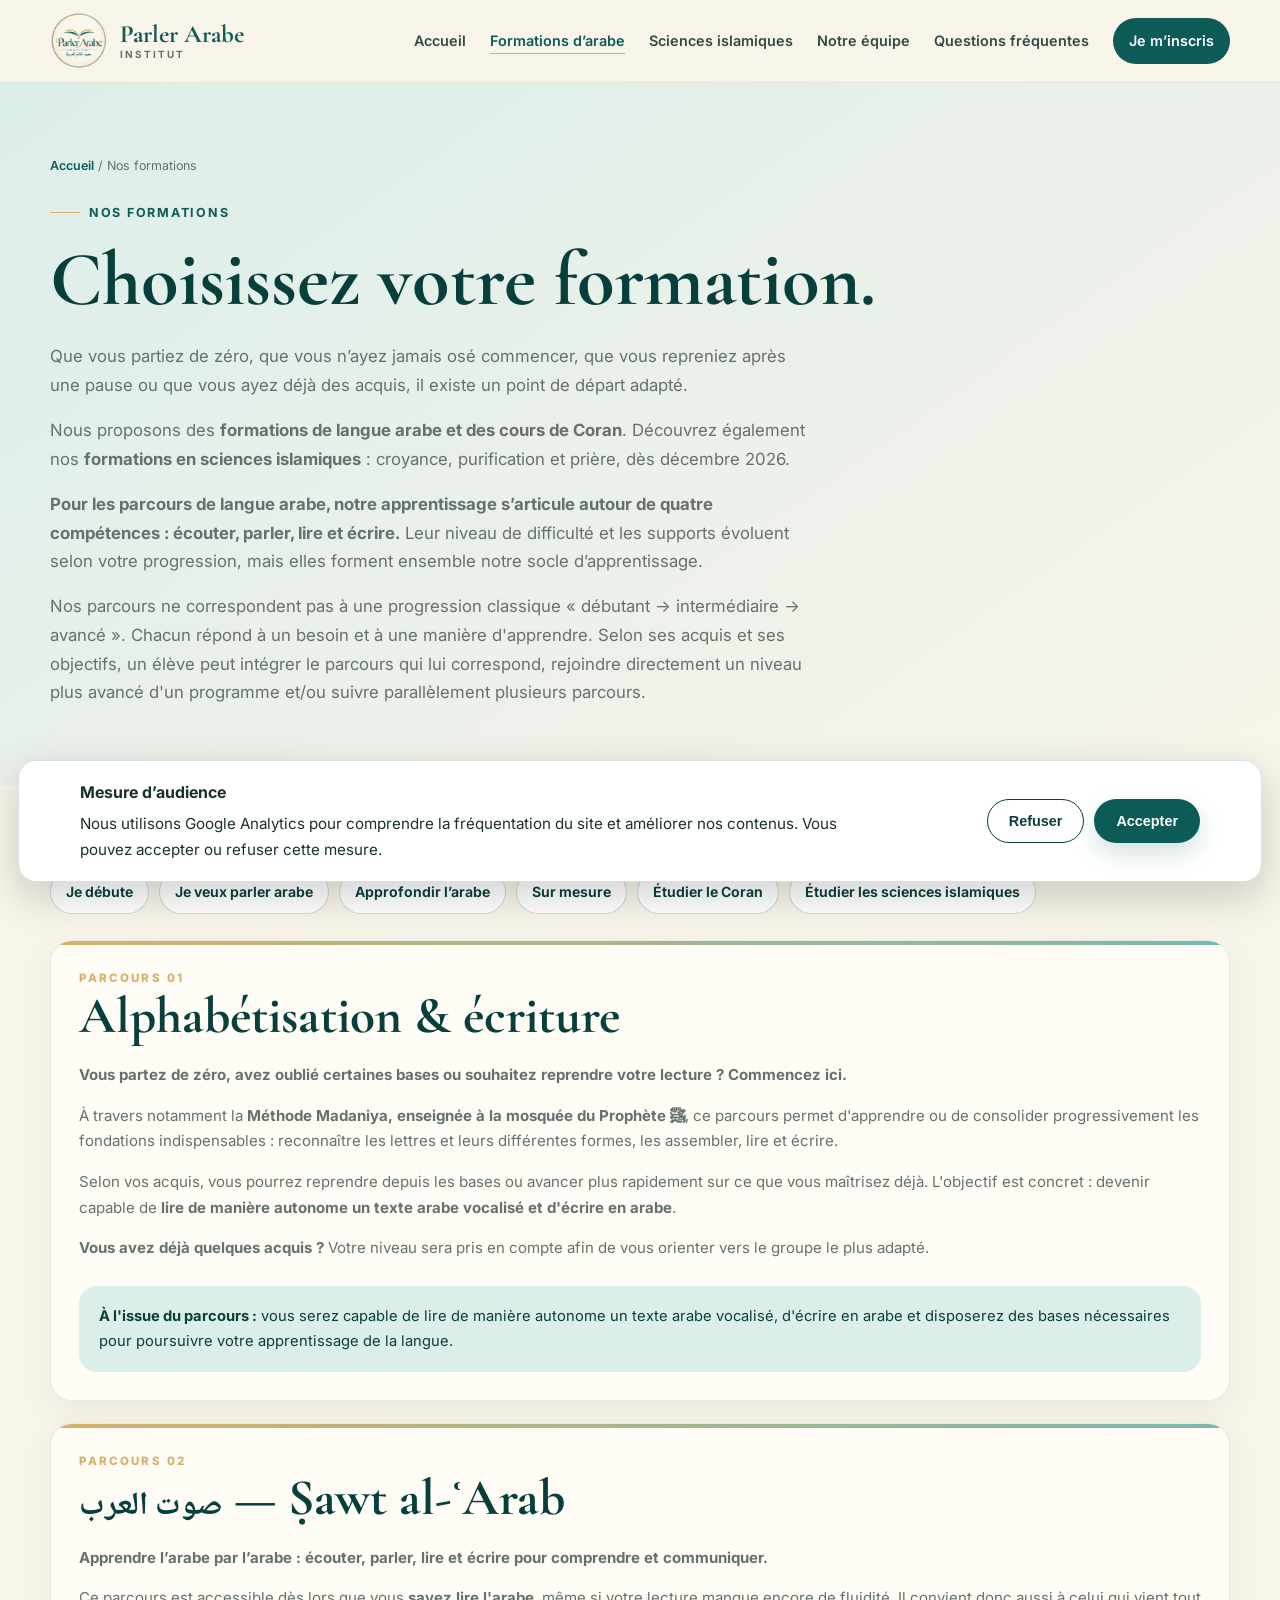
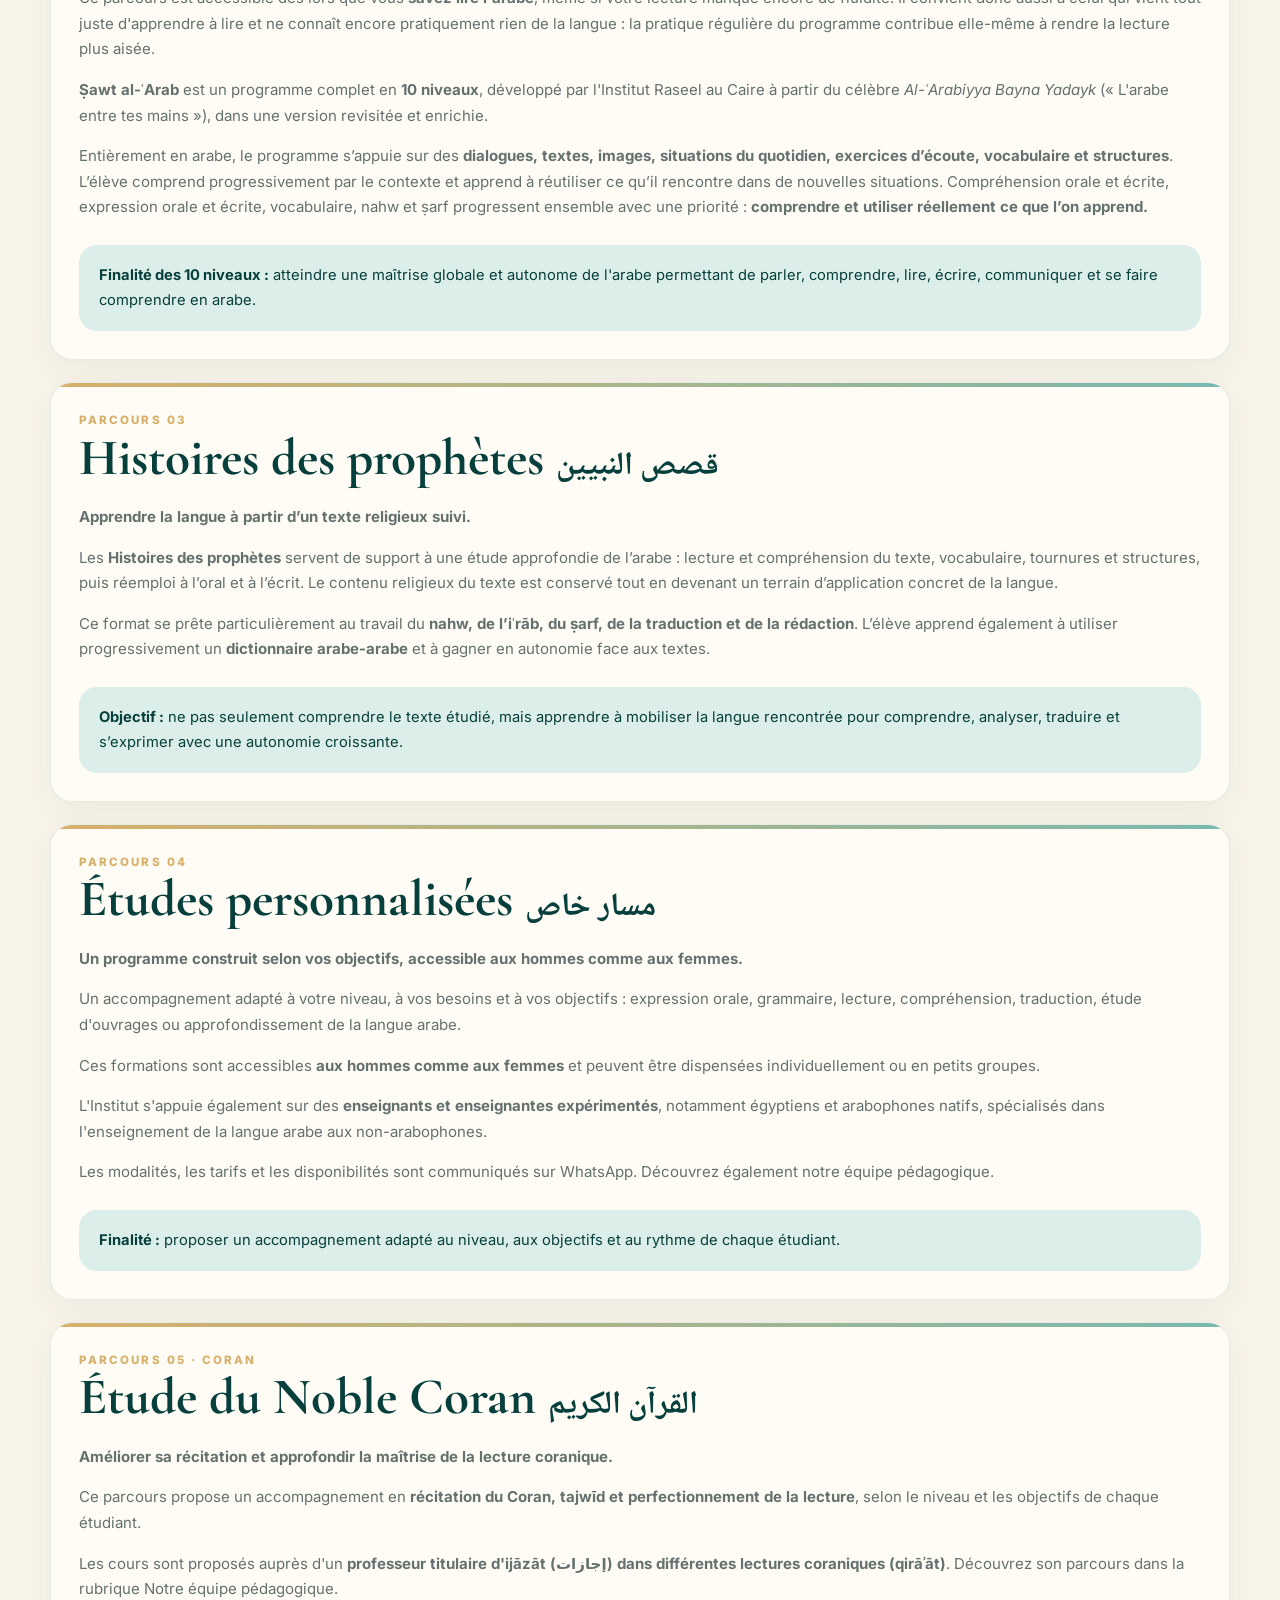
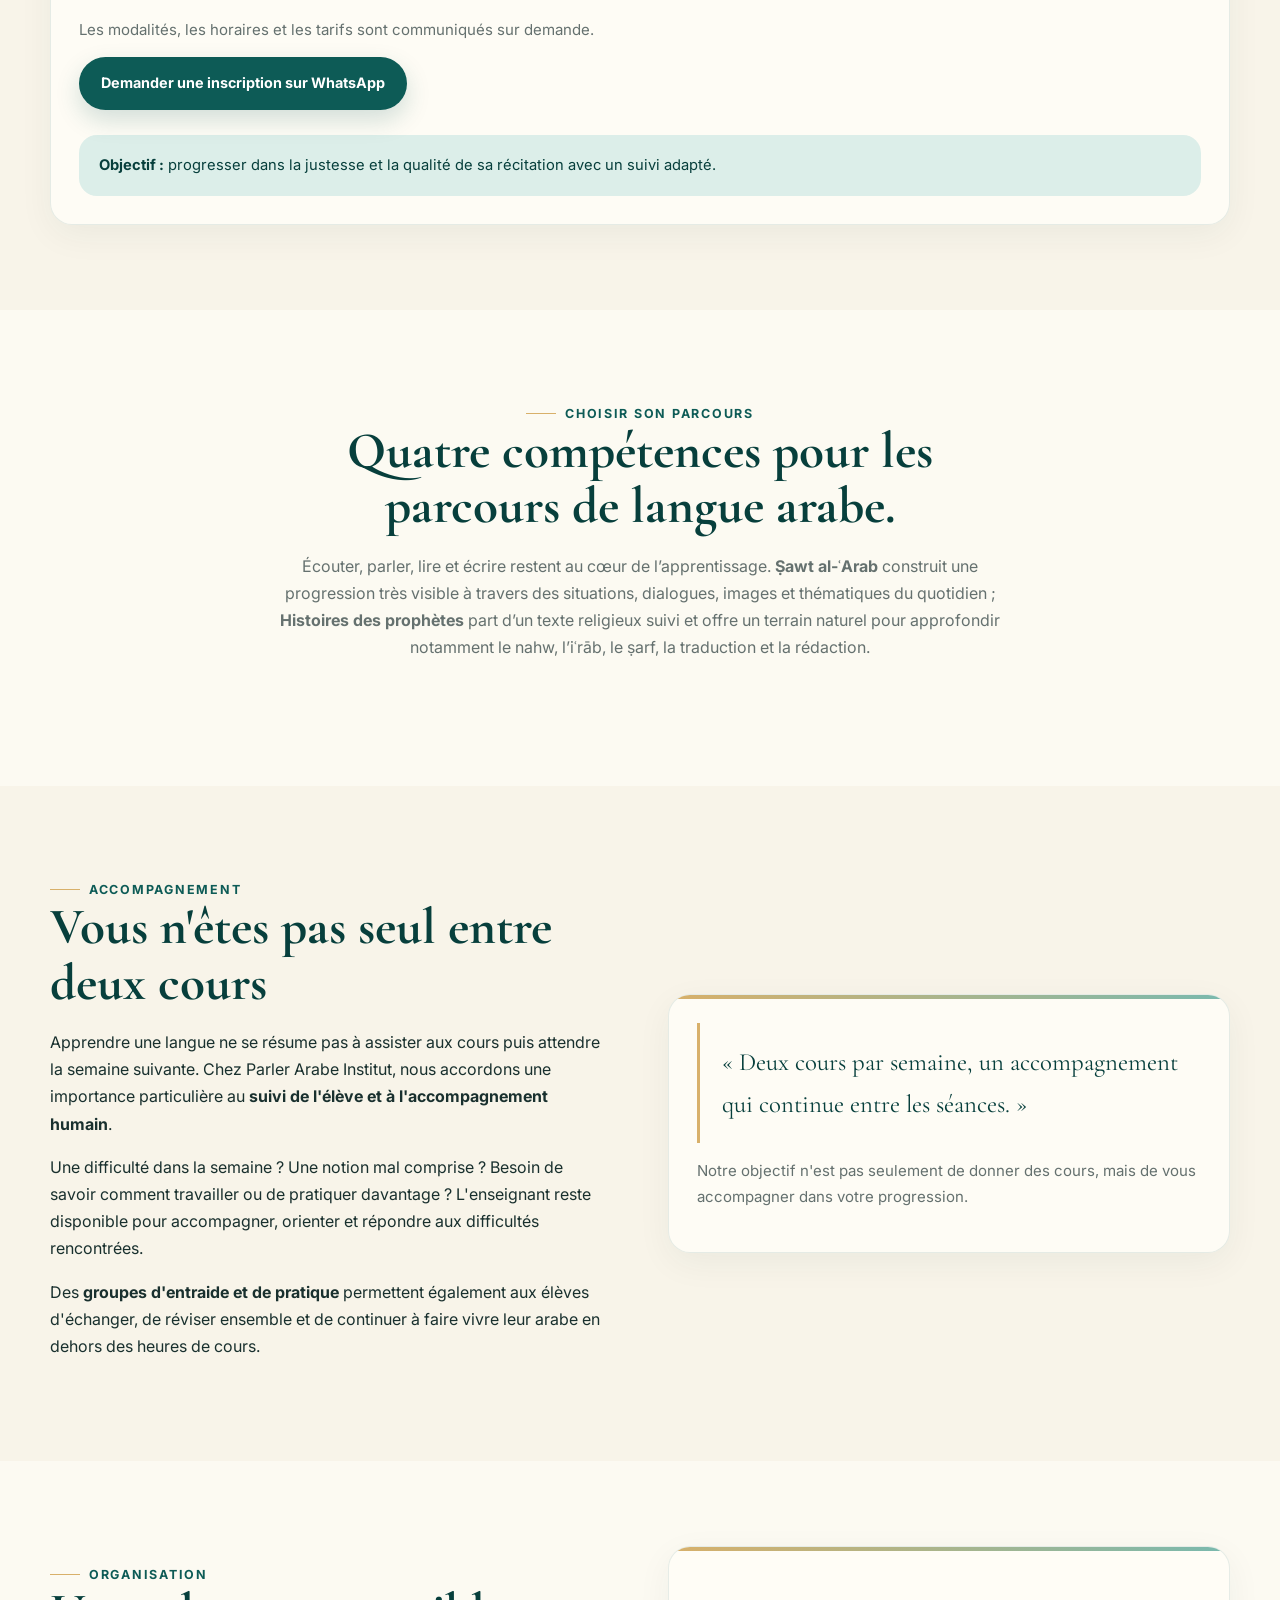
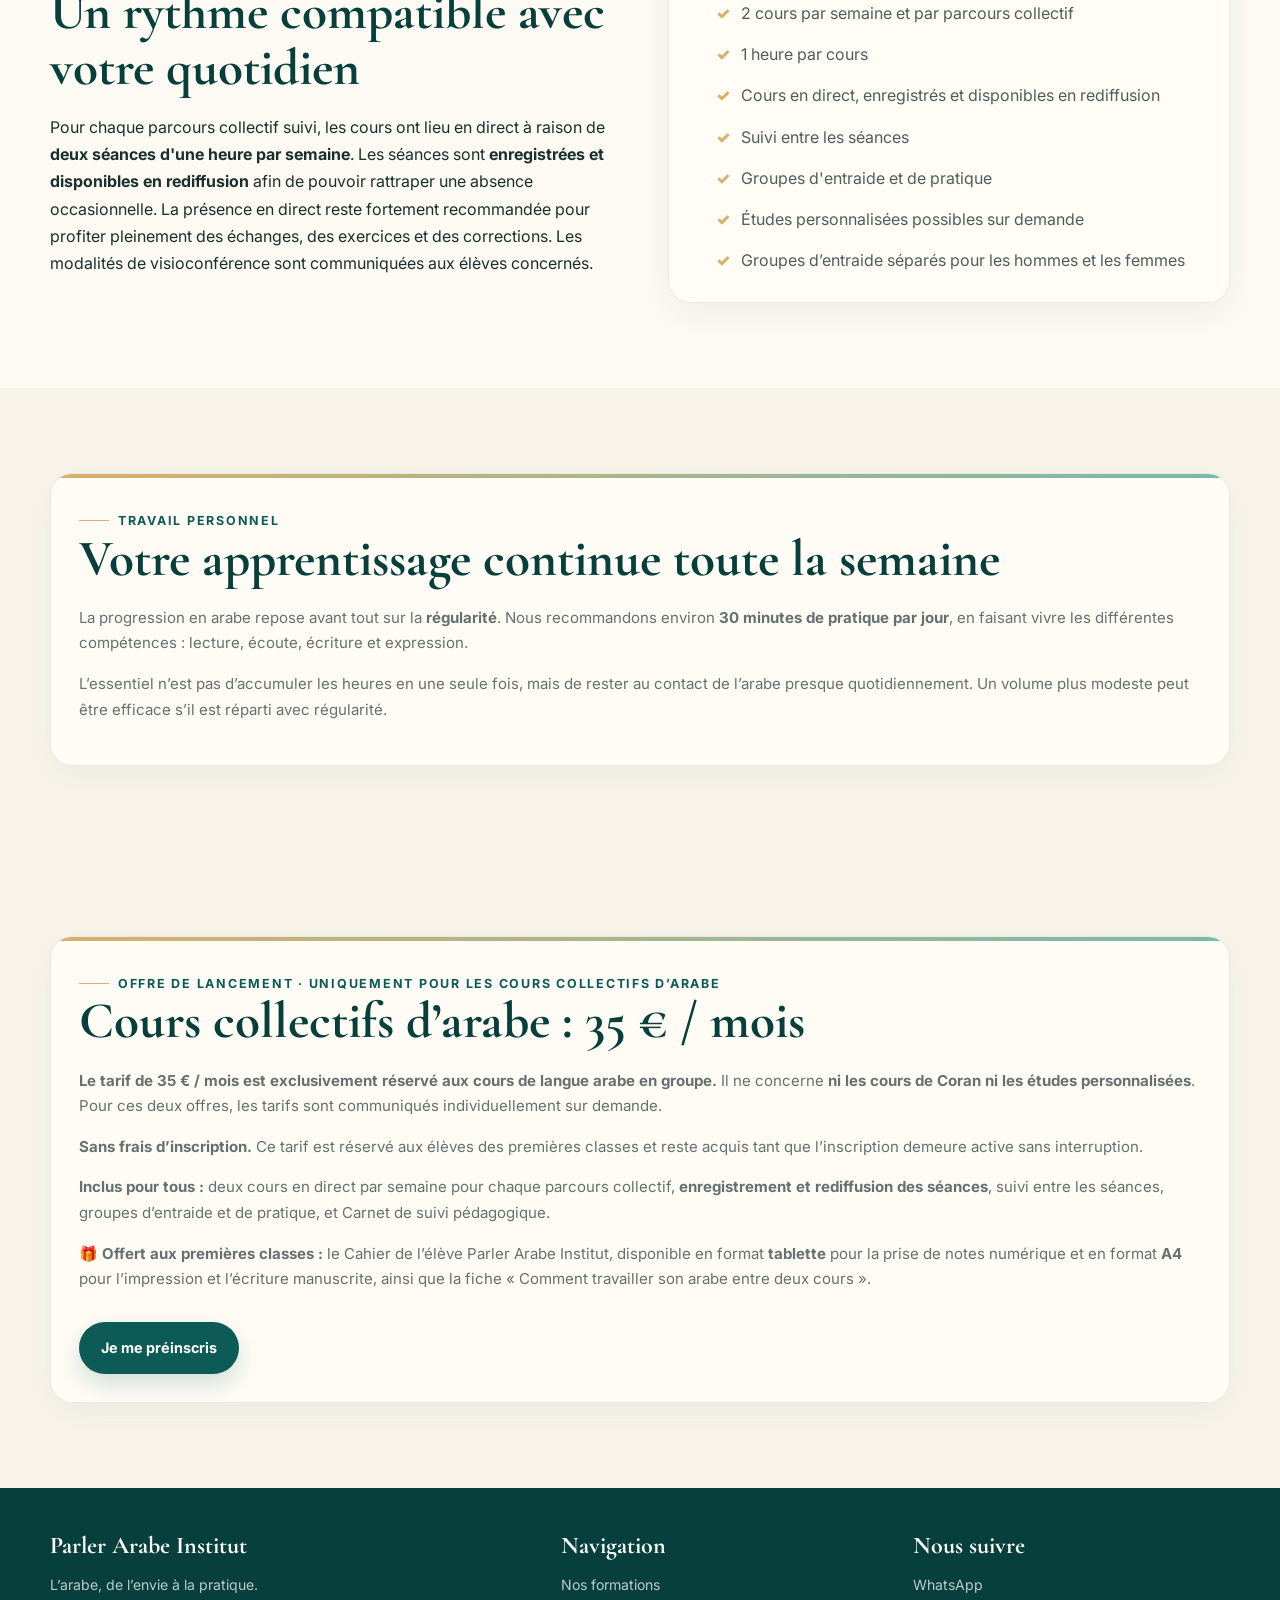
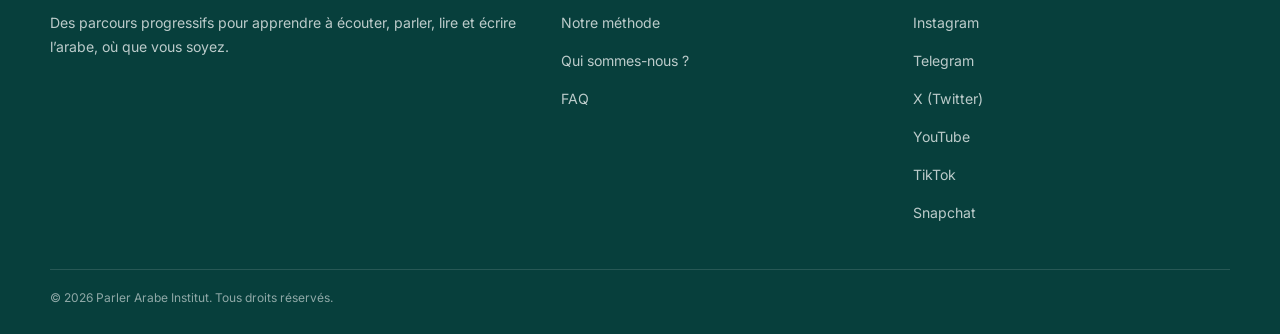
<file: formations.html>
<!doctype html>
<html lang="fr"><head>
<!-- Google Analytics: loaded only after analytics consent -->
<script>
(function(){
  const key = 'pai_analytics_consent';
  function loadAnalytics(){
    if (window.__paiAnalyticsLoaded) return;
    window.__paiAnalyticsLoaded = true;
    window.dataLayer = window.dataLayer || [];
    window.gtag = function(){dataLayer.push(arguments);};
    gtag('consent','default',{
      analytics_storage:'granted',
      ad_storage:'denied',
      ad_user_data:'denied',
      ad_personalization:'denied'
    });
    const s=document.createElement('script');
    s.async=true;
    s.src='https://www.googletagmanager.com/gtag/js?id=G-V03TXP7BSP';
    document.head.appendChild(s);
    gtag('js',new Date());
    gtag('config','G-V03TXP7BSP');
  }
  window.paiSetAnalyticsConsent=function(value){
    localStorage.setItem(key,value);
    if(value==='granted') loadAnalytics();
    const banner=document.getElementById('cookie-consent');
    if(banner) banner.hidden=true;
  };
  if(localStorage.getItem(key)==='granted') loadAnalytics();
  window.addEventListener('DOMContentLoaded',function(){
    if(localStorage.getItem(key)) return;
    const banner=document.createElement('div');
    banner.id='cookie-consent';
    banner.setAttribute('role','dialog');
    banner.setAttribute('aria-label','Choix des cookies de mesure d’audience');
    banner.innerHTML='<div class="cookie-consent-inner"><div><strong>Mesure d’audience</strong><p>Nous utilisons Google Analytics pour comprendre la fréquentation du site et améliorer nos contenus. Vous pouvez accepter ou refuser cette mesure.</p></div><div class="cookie-actions"><button class="btn btn-secondary cookie-refuse" type="button">Refuser</button><button class="btn btn-primary cookie-accept" type="button">Accepter</button></div></div>';
    document.body.appendChild(banner);
    banner.querySelector('.cookie-refuse').addEventListener('click',()=>window.paiSetAnalyticsConsent('denied'));
    banner.querySelector('.cookie-accept').addEventListener('click',()=>window.paiSetAnalyticsConsent('granted'));
  });
})();
</script><meta charset="UTF-8"><meta name="viewport" content="width=device-width, initial-scale=1.0"><meta name="description" content="Découvrez nos cours d’arabe et de Coran en ligne pour francophones : lecture et écriture, expression orale, compréhension, grammaire, textes arabes et parcours personnalisés."><meta name="robots" content="index, follow"><link rel="canonical" href="https://parlerarabe.fr/formations.html"><link rel="stylesheet" href="style.css"><title>Cours d’arabe et de Coran en ligne : nos formations | Parler Arabe Institut</title></head><body>
<header class="navbar"><div class="container nav-inner"><a class="brand" href="index.html"><img src="assets/logo-corrige.png?v=2" alt="Parler Arabe Institut"><div>Parler Arabe<small>INSTITUT</small></div></a><button class="menu-btn" type="button" aria-label="Ouvrir le menu" aria-expanded="false" aria-controls="nav-principale">☰</button><nav id="nav-principale" class="nav-links"><a href="index.html">Accueil</a><a href="formations.html">Formations d’arabe</a><a href="sciences-islamiques.html">Sciences islamiques</a><a href="qui-sommes-nous.html">Notre équipe</a><a href="faq.html">Questions fréquentes</a><a class="nav-cta" href="inscription.html">Je m’inscris</a></nav></div></header>
<main><section class="page-hero"><div class="container"><div class="breadcrumb"><a href="index.html">Accueil</a> / Nos formations</div><div class="eyebrow">Nos formations</div><h1>Choisissez votre formation.</h1><p>Que vous partiez de zéro, que vous n’ayez jamais osé commencer, que vous repreniez après une pause ou que vous ayez déjà des acquis, il existe un point de départ adapté.</p><p>Nous proposons des <strong>formations de langue arabe et des cours de Coran</strong>. Découvrez également nos <a href="sciences-islamiques.html"><strong>formations en sciences islamiques</strong></a> : croyance, purification et prière, dès décembre 2026.</p><p><strong>Pour les parcours de langue arabe, notre apprentissage s’articule autour de quatre compétences : écouter, parler, lire et écrire.</strong> Leur niveau de difficulté et les supports évoluent selon votre progression, mais elles forment ensemble notre socle d’apprentissage.</p><p>Nos parcours ne correspondent pas à une progression classique « débutant → intermédiaire → avancé ». Chacun répond à un besoin et à une manière d'apprendre. Selon ses acquis et ses objectifs, un élève peut intégrer le parcours qui lui correspond, rejoindre directement un niveau plus avancé d'un programme et/ou suivre parallèlement plusieurs parcours.</p></div></section>
<section class="section"><div class="container"><div class="quick-links"><a href="#alphabetisation">Je débute</a><a href="#sawt">Je veux parler arabe</a><a href="#approfondissement">Approfondir l’arabe</a><a href="#personnalise">Sur mesure</a><a href="#coran">Étudier le Coran</a><a href="sciences-islamiques.html">Étudier les sciences islamiques</a></div><article class="card" id="alphabetisation" style="margin-bottom:22px"><div class="number">Parcours 01</div><h2>Alphabétisation & écriture</h2><p><strong>Vous partez de zéro, avez oublié certaines bases ou souhaitez reprendre votre lecture ? Commencez ici.</strong></p><p>À travers notamment la <strong>Méthode Madaniya, enseignée à la mosquée du Prophète ﷺ</strong>, ce parcours permet d'apprendre ou de consolider progressivement les fondations indispensables : reconnaître les lettres et leurs différentes formes, les assembler, lire et écrire.</p><p>Selon vos acquis, vous pourrez reprendre depuis les bases ou avancer plus rapidement sur ce que vous maîtrisez déjà. L'objectif est concret : devenir capable de <strong>lire de manière autonome un texte arabe vocalisé et d'écrire en arabe</strong>.</p><p><strong>Vous avez déjà quelques acquis ?</strong> Votre niveau sera pris en compte afin de vous orienter vers le groupe le plus adapté.</p><div class="note"><strong>À l'issue du parcours :</strong> vous serez capable de lire de manière autonome un texte arabe vocalisé, d'écrire en arabe et disposerez des bases nécessaires pour poursuivre votre apprentissage de la langue.</div></article>
<article class="card" id="sawt" style="margin-bottom:22px"><div class="number">Parcours 02</div><h2><span class="arabic-title">صوت العرب</span> — Ṣawt al-ʿArab</h2><p><strong>Apprendre l’arabe par l’arabe : écouter, parler, lire et écrire pour comprendre et communiquer.</strong></p><p>Ce parcours est accessible dès lors que vous <strong>savez lire l'arabe</strong>, même si votre lecture manque encore de fluidité. Il convient donc aussi à celui qui vient tout juste d'apprendre à lire et ne connaît encore pratiquement rien de la langue : la pratique régulière du programme contribue elle-même à rendre la lecture plus aisée.</p><p><strong>Ṣawt al-ʿArab</strong> est un programme complet en <strong>10 niveaux</strong>, développé par l'Institut Raseel au Caire à partir du célèbre <em>Al-ʿArabiyya Bayna Yadayk</em> (« L'arabe entre tes mains »), dans une version revisitée et enrichie.</p><p>Entièrement en arabe, le programme s’appuie sur des <strong>dialogues, textes, images, situations du quotidien, exercices d’écoute, vocabulaire et structures</strong>. L’élève comprend progressivement par le contexte et apprend à réutiliser ce qu’il rencontre dans de nouvelles situations. Compréhension orale et écrite, expression orale et écrite, vocabulaire, nahw et ṣarf progressent ensemble avec une priorité : <strong>comprendre et utiliser réellement ce que l’on apprend.</strong></p><div class="note"><strong>Finalité des 10 niveaux :</strong> atteindre une maîtrise globale et autonome de l'arabe permettant de parler, comprendre, lire, écrire, communiquer et se faire comprendre en arabe.</div></article>
<article class="card" id="approfondissement" style="margin-bottom:22px"><div class="number">Parcours 03</div><h2>Histoires des prophètes <span class="arabic-title">قصص النبيين</span></h2><p><strong>Apprendre la langue à partir d’un texte religieux suivi.</strong></p><p>Les <strong>Histoires des prophètes</strong> servent de support à une étude approfondie de l’arabe : lecture et compréhension du texte, vocabulaire, tournures et structures, puis réemploi à l’oral et à l’écrit. Le contenu religieux du texte est conservé tout en devenant un terrain d’application concret de la langue.</p><p>Ce format se prête particulièrement au travail du <strong>nahw, de l’iʿrāb, du ṣarf, de la traduction et de la rédaction</strong>. L’élève apprend également à utiliser progressivement un <strong>dictionnaire arabe-arabe</strong> et à gagner en autonomie face aux textes.</p><div class="note"><strong>Objectif :</strong> ne pas seulement comprendre le texte étudié, mais apprendre à mobiliser la langue rencontrée pour comprendre, analyser, traduire et s’exprimer avec une autonomie croissante.</div></article>
<article class="card" id="personnalise" style="margin-bottom:22px"><div class="number">Parcours 04</div><h2>Études personnalisées <span class="arabic-title">مسار خاص</span></h2><p><strong>Un programme construit selon vos objectifs, accessible aux hommes comme aux femmes.</strong></p><p>Un accompagnement adapté à votre niveau, à vos besoins et à vos objectifs : expression orale, grammaire, lecture, compréhension, traduction, étude d'ouvrages ou approfondissement de la langue arabe.</p><p>Ces formations sont accessibles <strong>aux hommes comme aux femmes</strong> et peuvent être dispensées individuellement ou en petits groupes.</p><p>L'Institut s'appuie également sur des <strong>enseignants et enseignantes expérimentés</strong>, notamment égyptiens et arabophones natifs, spécialisés dans l'enseignement de la langue arabe aux non-arabophones.</p><p>Les modalités, les tarifs et les disponibilités sont communiqués <a href="inscription.html" target="_blank" rel="noopener">sur WhatsApp</a>. Découvrez également <a href="qui-sommes-nous.html#equipe">notre équipe pédagogique</a>.</p><div class="note"><strong>Finalité :</strong> proposer un accompagnement adapté au niveau, aux objectifs et au rythme de chaque étudiant.</div></article><article class="card" id="coran"><div class="number">Parcours 05 · Coran</div><h2>Étude du Noble Coran <span class="arabic-title">القرآن الكريم</span></h2><p><strong>Améliorer sa récitation et approfondir la maîtrise de la lecture coranique.</strong></p><p>Ce parcours propose un accompagnement en <strong>récitation du Coran, tajwīd et perfectionnement de la lecture</strong>, selon le niveau et les objectifs de chaque étudiant.</p><p>Les cours sont proposés auprès d'un <strong>professeur titulaire d'ijāzāt (إجازات) dans différentes lectures coraniques (qirāʾāt)</strong>. Découvrez son parcours dans la rubrique <a href="qui-sommes-nous.html#equipe">Notre équipe pédagogique</a>.</p><p>Les modalités, les horaires et les tarifs sont communiqués sur demande.</p><p><a class="btn btn-primary" href="inscription.html" target="_blank" rel="noopener">Demander une inscription sur WhatsApp</a></p><div class="note"><strong>Objectif :</strong> progresser dans la justesse et la qualité de sa récitation avec un suivi adapté.</div></article></div></section>
<section class="section alt"><div class="container"><div class="section-heading center"><div class="eyebrow">Choisir son parcours</div><h2>Quatre compétences pour les parcours de langue arabe.</h2><p>Écouter, parler, lire et écrire restent au cœur de l’apprentissage. <strong>Ṣawt al-ʿArab</strong> construit une progression très visible à travers des situations, dialogues, images et thématiques du quotidien ; <strong>Histoires des prophètes</strong> part d’un texte religieux suivi et offre un terrain naturel pour approfondir notamment le nahw, l’iʿrāb, le ṣarf, la traduction et la rédaction.</p></div></div></section>
<section class="section"><div class="container split"><div><div class="eyebrow">Accompagnement</div><h2>Vous n'êtes pas seul entre deux cours</h2><p>Apprendre une langue ne se résume pas à assister aux cours puis attendre la semaine suivante. Chez Parler Arabe Institut, nous accordons une importance particulière au <strong>suivi de l'élève et à l'accompagnement humain</strong>.</p><p>Une difficulté dans la semaine ? Une notion mal comprise ? Besoin de savoir comment travailler ou de pratiquer davantage ? L'enseignant reste disponible pour accompagner, orienter et répondre aux difficultés rencontrées.</p><p>Des <strong>groupes d'entraide et de pratique</strong> permettent également aux élèves d'échanger, de réviser ensemble et de continuer à faire vivre leur arabe en dehors des heures de cours.</p></div><div class="card"><div class="quote">« Deux cours par semaine, un accompagnement qui continue entre les séances. »</div><p>Notre objectif n'est pas seulement de donner des cours, mais de vous accompagner dans votre progression.</p></div></div></section>
<section class="section alt"><div class="container split"><div><div class="eyebrow">Organisation</div><h2>Un rythme compatible avec votre quotidien</h2><p>Pour chaque parcours collectif suivi, les cours ont lieu en direct à raison de <strong>deux séances d'une heure par semaine</strong>. Les séances sont <strong>enregistrées et disponibles en rediffusion</strong> afin de pouvoir rattraper une absence occasionnelle. La présence en direct reste fortement recommandée pour profiter pleinement des échanges, des exercices et des corrections. Les modalités de visioconférence sont communiquées aux élèves concernés.</p></div><div class="card"><ul class="detail-list"><li>2 cours par semaine et par parcours collectif</li><li>1 heure par cours</li><li>Cours en direct, enregistrés et disponibles en rediffusion</li><li>Suivi entre les séances</li><li>Groupes d'entraide et de pratique</li><li>Études personnalisées possibles sur demande</li><li>Groupes d’entraide séparés pour les hommes et les femmes</li></ul></div></div></section><section class="section"><div class="container"><div class="card"><div class="eyebrow">Travail personnel</div><h2>Votre apprentissage continue toute la semaine</h2><p>La progression en arabe repose avant tout sur la <strong>régularité</strong>. Nous recommandons environ <strong>30 minutes de pratique par jour</strong>, en faisant vivre les différentes compétences : lecture, écoute, écriture et expression.</p><p>L’essentiel n’est pas d’accumuler les heures en une seule fois, mais de rester au contact de l’arabe presque quotidiennement. Un volume plus modeste peut être efficace s’il est réparti avec régularité.</p></div></div></section><section class="section"><div class="container"><div class="card"><div class="eyebrow">Offre de lancement · uniquement pour les cours collectifs d’arabe</div><h2>Cours collectifs d’arabe : 35 € / mois</h2><p><strong>Le tarif de 35 € / mois est exclusivement réservé aux cours de langue arabe en groupe.</strong> Il ne concerne <strong>ni les cours de Coran ni les études personnalisées</strong>. Pour ces deux offres, les tarifs sont communiqués individuellement sur demande.</p><p><strong>Sans frais d’inscription.</strong> Ce tarif est réservé aux élèves des premières classes et reste acquis tant que l’inscription demeure active sans interruption.</p><p><strong>Inclus pour tous :</strong> deux cours en direct par semaine pour chaque parcours collectif, <strong>enregistrement et rediffusion des séances</strong>, suivi entre les séances, groupes d’entraide et de pratique, et Carnet de suivi pédagogique.</p><p>🎁 <strong>Offert aux premières classes :</strong> le Cahier de l’élève Parler Arabe Institut, disponible en format <strong>tablette</strong> pour la prise de notes numérique et en format <strong>A4</strong> pour l’impression et l’écriture manuscrite, ainsi que la fiche « Comment travailler son arabe entre deux cours ».</p><div class="hero-actions"><a class="btn btn-primary" href="inscription.html" target="_blank" rel="noopener">Je me préinscris</a></div></div></div></section></main>
<footer class="footer"><div class="container"><div class="footer-grid"><div><h3>Parler Arabe Institut</h3><p>L’arabe, de l’envie à la pratique.</p><p>Des parcours progressifs pour apprendre à écouter, parler, lire et écrire l’arabe, où que vous soyez.</p></div><div><h3>Navigation</h3><p><a href="formations.html">Nos formations</a></p><p><a href="methode.html">Notre méthode</a></p><p><a href="qui-sommes-nous.html">Qui sommes-nous ?</a></p><p><a href="faq.html">FAQ</a></p></div><div><h3>Nous suivre</h3><p><a href="https://wa.me/33758856817" target="_blank" rel="noopener">WhatsApp</a></p><p><a href="https://www.instagram.com/parlerarabe" target="_blank" rel="noopener">Instagram</a></p><p><a href="https://t.me/parlerarabe" target="_blank" rel="noopener">Telegram</a></p><p><a href="https://x.com/ParlerArabe" target="_blank" rel="noopener">X (Twitter)</a></p><p><a href="https://www.youtube.com/@ParlerArabeInstitut" target="_blank" rel="noopener">YouTube</a></p><p><a href="https://www.tiktok.com/@parlerarabe.inst" target="_blank" rel="noopener">TikTok</a></p><p><a href="https://snapchat.com/t/4EVWT48Z" target="_blank" rel="noopener">Snapchat</a></p></div></div><div class="footer-bottom">© <span data-year></span> Parler Arabe Institut. Tous droits réservés.</div></div></footer><script src="script.js"></script></body></html>
</file>
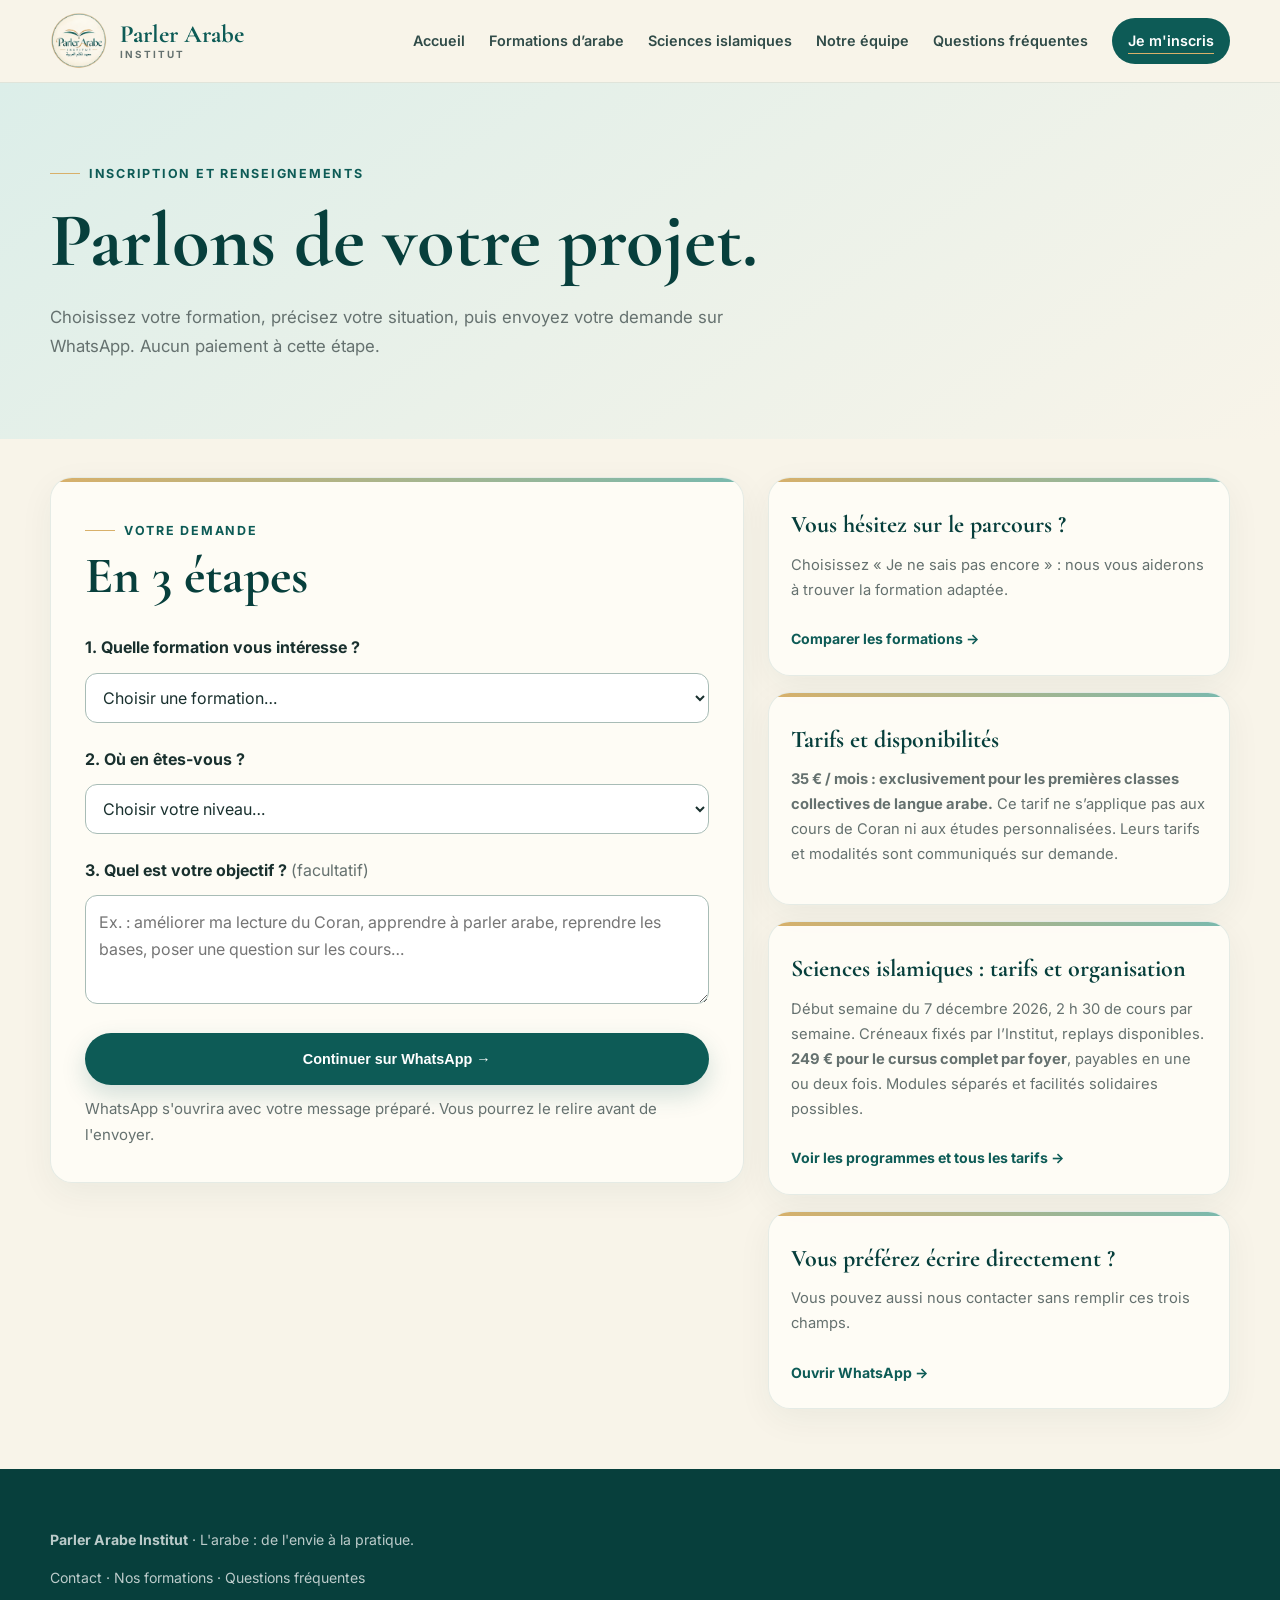
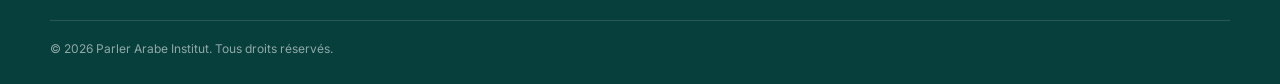
<file: inscription.html>
<!doctype html><html lang="fr"><head><meta charset="UTF-8"><meta name="viewport" content="width=device-width, initial-scale=1"><meta name="description" content="Choisissez votre formation d'arabe, de Coran ou de sciences islamiques et contactez Parler Arabe Institut en quelques étapes."><link rel="canonical" href="https://parlerarabe.fr/inscription.html"><link rel="stylesheet" href="style.css"><title>Je m'inscris | Parler Arabe Institut</title></head><body><header class="navbar"><div class="container nav-inner"><a class="brand" href="index.html"><img src="assets/logo-corrige.png?v=2" alt="Parler Arabe Institut"><div>Parler Arabe<small>INSTITUT</small></div></a><button class="menu-btn" type="button" aria-label="Ouvrir le menu" aria-expanded="false" aria-controls="nav-principale">☰</button><nav id="nav-principale" class="nav-links"><a href="index.html">Accueil</a><a href="formations.html">Formations d’arabe</a><a href="sciences-islamiques.html">Sciences islamiques</a><a href="qui-sommes-nous.html">Notre équipe</a><a href="faq.html">Questions fréquentes</a><a class="nav-cta" href="inscription.html">Je m'inscris</a></nav></div></header><main><section class="page-hero"><div class="container"><div class="eyebrow">Inscription et renseignements</div><h1>Parlons de votre projet.</h1><p>Choisissez votre formation, précisez votre situation, puis envoyez votre demande sur WhatsApp. Aucun paiement à cette étape.</p></div></section><section class="section compact-section"><div class="container"><div class="enroll-layout"><div class="card enroll-card"><div class="eyebrow">Votre demande</div><h2>En 3 étapes</h2><form id="inscription-form"><label for="parcours">1. Quelle formation vous intéresse ?</label><select id="parcours" required><option value="">Choisir une formation…</option><option>Alphabétisation et écriture</option><option>Ṣawt al-ʿArab</option><option>Histoires des prophètes</option><option>Études personnalisées en arabe</option><option>Cours de Coran</option><option>Sciences islamiques — ʿAqīda + fiqh</option><option>Sciences islamiques — ʿAqīda seule</option><option>Sciences islamiques — Fiqh complet</option><option>Sciences islamiques — Purification seule</option><option>Sciences islamiques — Prière seule</option><option>Je ne sais pas encore, conseillez-moi</option></select><label for="niveau">2. Où en êtes-vous ?</label><select id="niveau" required><option value="">Choisir votre niveau…</option><option>Je débute complètement</option><option>Je sais déchiffrer l'arabe</option><option>Je lis l'arabe mais souhaite progresser</option><option>J'ai déjà étudié et souhaite approfondir</option><option>Je souhaite être conseillé(e)</option><option>Je souhaite étudier les sciences islamiques, quel que soit mon niveau actuel</option></select><div id="si-availability" hidden><label for="si-parrain">Code ou nom du parrain <span class="optional">(facultatif)</span></label><input id="si-parrain" type="text" maxlength="80" placeholder="Si vous avez été recommandé(e)"></div><label for="objectif">3. Quel est votre objectif ? <span class="optional">(facultatif)</span></label><textarea id="objectif" rows="3" maxlength="450" placeholder="Ex. : améliorer ma lecture du Coran, apprendre à parler arabe, reprendre les bases, poser une question sur les cours…"></textarea><button class="btn btn-primary enroll-submit" type="submit">Continuer sur WhatsApp →</button><p class="form-help">WhatsApp s'ouvrira avec votre message préparé. Vous pourrez le relire avant de l'envoyer.</p></form></div><aside class="enroll-aside"><div class="card"><h3>Vous hésitez sur le parcours ?</h3><p>Choisissez « Je ne sais pas encore » : nous vous aiderons à trouver la formation adaptée.</p><a class="link" href="formations.html">Comparer les formations →</a></div><div class="card"><h3>Tarifs et disponibilités</h3><p><strong>35 € / mois : exclusivement pour les premières classes collectives de langue arabe.</strong> Ce tarif ne s’applique pas aux cours de Coran ni aux études personnalisées. Leurs tarifs et modalités sont communiqués sur demande.</p></div><div class="card"><h3>Sciences islamiques : tarifs et organisation</h3><p>Début semaine du 7 décembre 2026, 2 h 30 de cours par semaine. Créneaux fixés par l’Institut, replays disponibles. <strong>249 € pour le cursus complet par foyer</strong>, payables en une ou deux fois. Modules séparés et facilités solidaires possibles.</p><a class="link" href="sciences-islamiques.html">Voir les programmes et tous les tarifs →</a></div><div class="card"><h3>Vous préférez écrire directement ?</h3><p>Vous pouvez aussi nous contacter sans remplir ces trois champs.</p><a class="link" href="https://wa.me/33758856817" target="_blank" rel="noopener">Ouvrir WhatsApp →</a></div></aside></div></div></section></main><footer class="footer"><div class="container"><p><strong>Parler Arabe Institut</strong> · L'arabe : de l'envie à la pratique.</p><p><a href="contact.html">Contact</a> · <a href="formations.html">Nos formations</a> · <a href="faq.html">Questions fréquentes</a></p><div class="footer-bottom">© <span data-year></span> Parler Arabe Institut. Tous droits réservés.</div></div></footer><script src="script.js"></script><script>
(function(){const parcours=document.getElementById('parcours'),box=document.getElementById('si-availability');if(!parcours||!box)return;function refresh(){box.hidden=!parcours.value.startsWith('Sciences islamiques');}parcours.addEventListener('change',refresh);refresh();})();
</script></body></html>
</file>
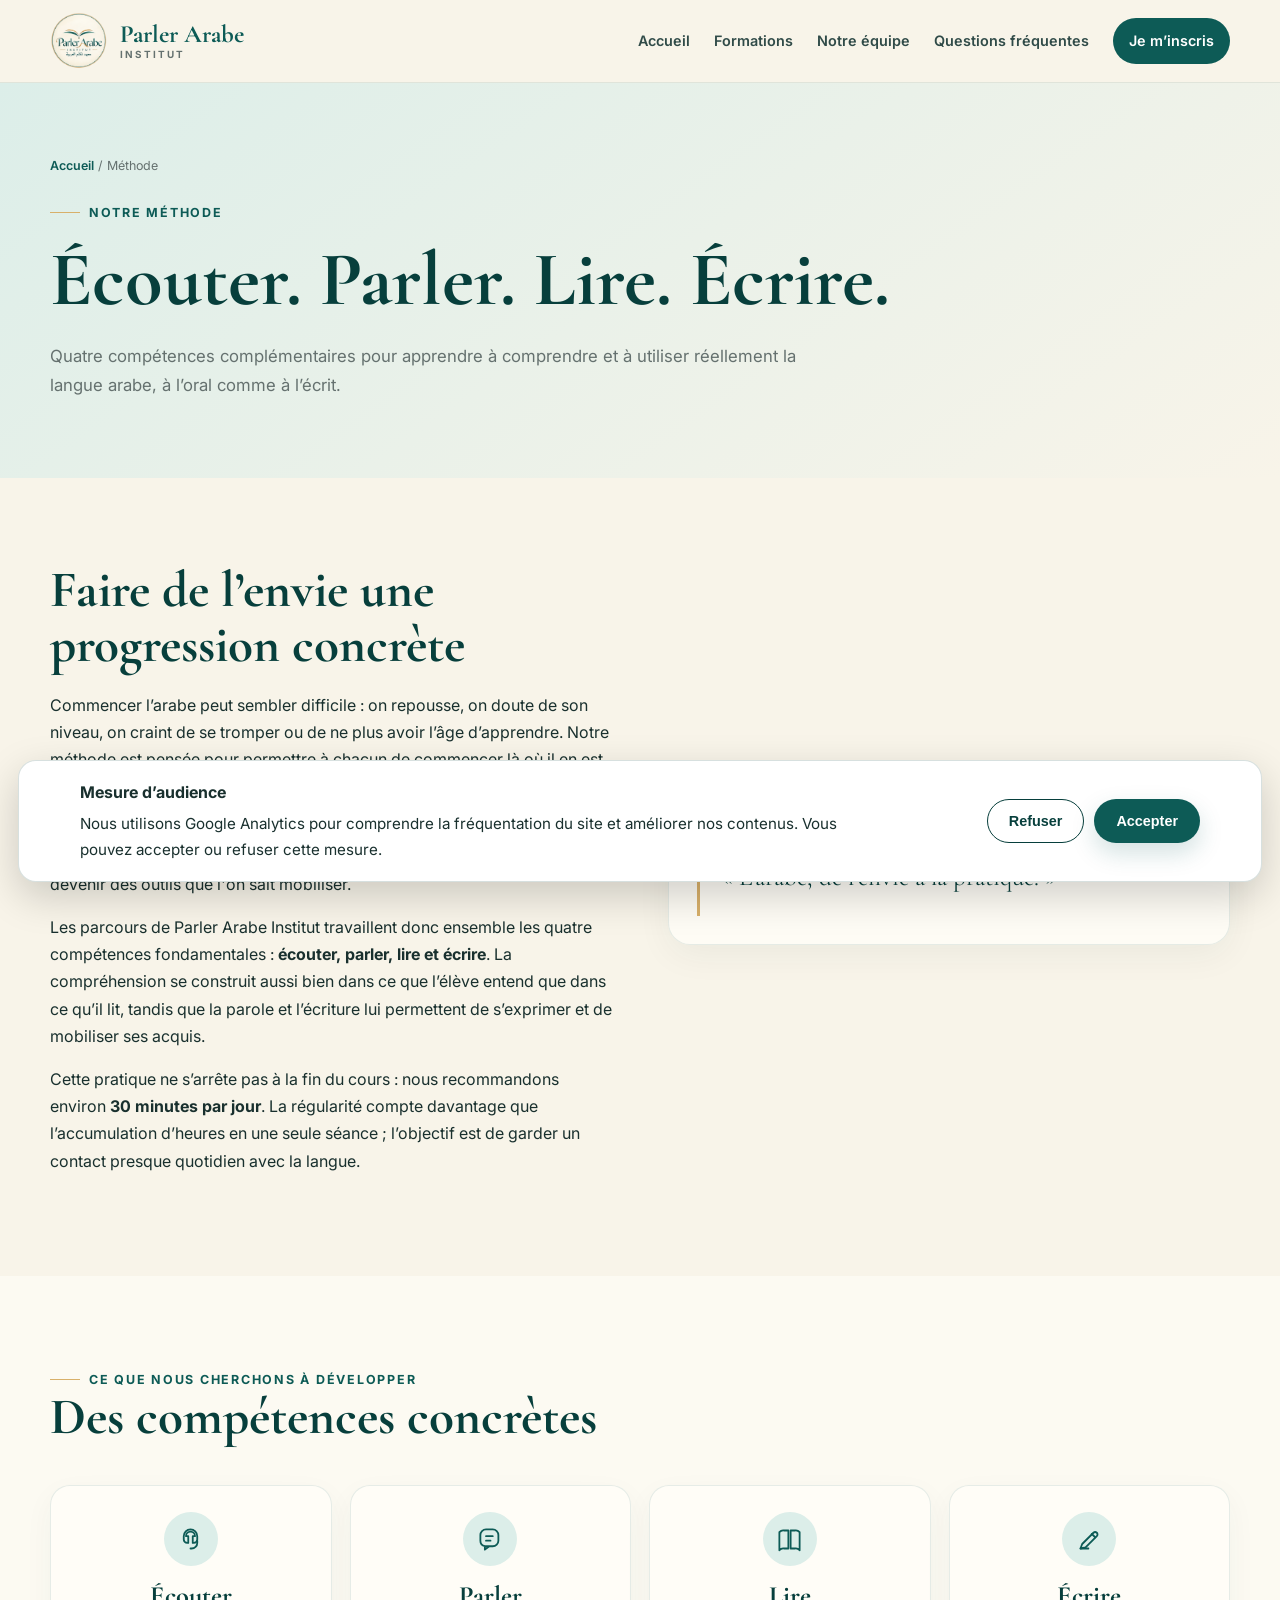
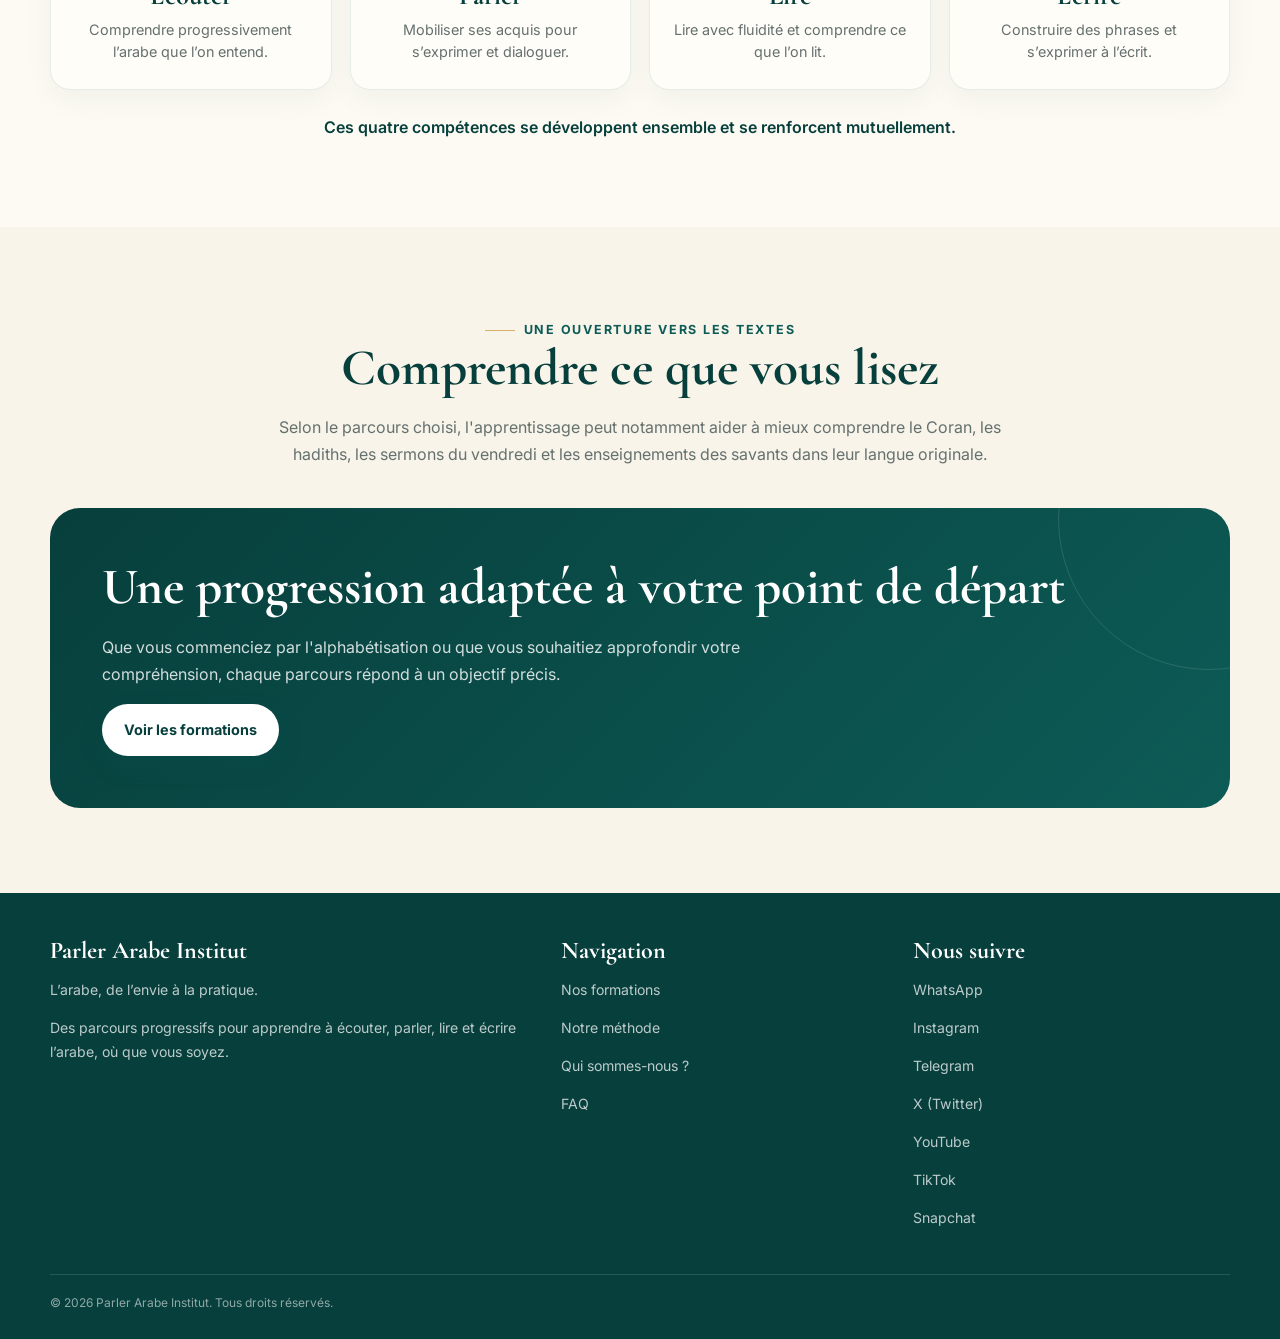
<file: methode.html>
<!doctype html>
<html lang="fr"><head>
<!-- Google Analytics: loaded only after analytics consent -->
<script>
(function(){
  const key = 'pai_analytics_consent';
  function loadAnalytics(){
    if (window.__paiAnalyticsLoaded) return;
    window.__paiAnalyticsLoaded = true;
    window.dataLayer = window.dataLayer || [];
    window.gtag = function(){dataLayer.push(arguments);};
    gtag('consent','default',{
      analytics_storage:'granted',
      ad_storage:'denied',
      ad_user_data:'denied',
      ad_personalization:'denied'
    });
    const s=document.createElement('script');
    s.async=true;
    s.src='https://www.googletagmanager.com/gtag/js?id=G-V03TXP7BSP';
    document.head.appendChild(s);
    gtag('js',new Date());
    gtag('config','G-V03TXP7BSP');
  }
  window.paiSetAnalyticsConsent=function(value){
    localStorage.setItem(key,value);
    if(value==='granted') loadAnalytics();
    const banner=document.getElementById('cookie-consent');
    if(banner) banner.hidden=true;
  };
  if(localStorage.getItem(key)==='granted') loadAnalytics();
  window.addEventListener('DOMContentLoaded',function(){
    if(localStorage.getItem(key)) return;
    const banner=document.createElement('div');
    banner.id='cookie-consent';
    banner.setAttribute('role','dialog');
    banner.setAttribute('aria-label','Choix des cookies de mesure d’audience');
    banner.innerHTML='<div class="cookie-consent-inner"><div><strong>Mesure d’audience</strong><p>Nous utilisons Google Analytics pour comprendre la fréquentation du site et améliorer nos contenus. Vous pouvez accepter ou refuser cette mesure.</p></div><div class="cookie-actions"><button class="btn btn-secondary cookie-refuse" type="button">Refuser</button><button class="btn btn-primary cookie-accept" type="button">Accepter</button></div></div>';
    document.body.appendChild(banner);
    banner.querySelector('.cookie-refuse').addEventListener('click',()=>window.paiSetAnalyticsConsent('denied'));
    banner.querySelector('.cookie-accept').addEventListener('click',()=>window.paiSetAnalyticsConsent('granted'));
  });
})();
</script>
<meta charset="UTF-8"><meta name="viewport" content="width=device-width, initial-scale=1.0">
<meta name="description" content="Une méthode d’apprentissage de l’arabe fondée sur quatre compétences : écouter et comprendre, parler, lire et écrire, avec une progression concrète adaptée aux francophones.">
<meta name="robots" content="index, follow"><link rel="canonical" href="https://parlerarabe.fr/methode.html"><link rel="stylesheet" href="style.css">
<title>Comment apprendre l’arabe ? Notre méthode | Parler Arabe Institut</title></head><body>
<header class="navbar"><div class="container nav-inner"><a class="brand" href="index.html"><img src="assets/logo-corrige.png?v=2" alt="Parler Arabe Institut"><div>Parler Arabe<small>INSTITUT</small></div></a><button class="menu-btn" type="button" aria-label="Ouvrir le menu" aria-expanded="false" aria-controls="nav-principale">☰</button><nav id="nav-principale" class="nav-links"><a href="index.html">Accueil</a><a href="formations.html">Formations</a><a href="qui-sommes-nous.html">Notre équipe</a><a href="faq.html">Questions fréquentes</a><a class="nav-cta" href="inscription.html">Je m’inscris</a></nav></div></header>
<main><section class="page-hero"><div class="container"><div class="breadcrumb"><a href="index.html">Accueil</a> / Méthode</div><div class="eyebrow">Notre méthode</div><h1>Écouter. Parler. Lire. Écrire.</h1><p>Quatre compétences complémentaires pour apprendre à comprendre et à utiliser réellement la langue arabe, à l’oral comme à l’écrit.</p></div></section>
<section class="section"><div class="container split"><div><h2>Faire de l’envie une progression concrète</h2><p>Commencer l’arabe peut sembler difficile : on repousse, on doute de son niveau, on craint de se tromper ou de ne plus avoir l’âge d’apprendre. Notre méthode est pensée pour permettre à chacun de commencer là où il en est et d’avancer par étapes visibles.</p><p>Apprendre l'arabe ne consiste pas seulement à mémoriser du vocabulaire ou à accumuler des règles. Ces connaissances doivent progressivement devenir des outils que l'on sait mobiliser.</p><p>Les parcours de Parler Arabe Institut travaillent donc ensemble les quatre compétences fondamentales : <strong>écouter, parler, lire et écrire</strong>. La compréhension se construit aussi bien dans ce que l’élève entend que dans ce qu’il lit, tandis que la parole et l’écriture lui permettent de s’exprimer et de mobiliser ses acquis.</p><p>Cette pratique ne s’arrête pas à la fin du cours : nous recommandons environ <strong>30 minutes par jour</strong>. La régularité compte davantage que l’accumulation d’heures en une seule séance ; l’objectif est de garder un contact presque quotidien avec la langue.</p></div><div class="card"><div class="quote">« L’arabe, de l’envie à la pratique. »</div></div></div></section>
<section class="section alt"><div class="container"><div class="section-heading"><div class="eyebrow">Ce que nous cherchons à développer</div><h2>Des compétences concrètes</h2></div><div class="skill-grid"><article class="skill"><span class="skill-icon"><svg viewBox="0 0 24 24" aria-hidden="true"><path d="M12 3a6 6 0 0 0-6 6v3a3 3 0 0 0 3 3h1v-6H8a4 4 0 0 1 8 0h-2v6h1a3 3 0 0 0 3-3V9a6 6 0 0 0-6-6Z"/><path d="M18 13v2a5 5 0 0 1-5 5h-1"/></svg></span><h3>Écouter</h3><p>Comprendre progressivement l’arabe que l’on entend.</p></article><article class="skill"><span class="skill-icon"><svg viewBox="0 0 24 24" aria-hidden="true"><path d="M7 18h7a5 5 0 0 0 5-5V8a5 5 0 0 0-5-5H8a5 5 0 0 0-5 5v5a5 5 0 0 0 4 4.9V21l4-3"/><path d="M8 9h6M8 13h4"/></svg></span><h3>Parler</h3><p>Mobiliser ses acquis pour s’exprimer et dialoguer.</p></article><article class="skill"><span class="skill-icon"><svg viewBox="0 0 24 24" aria-hidden="true"><path d="M3 5.5A4.5 4.5 0 0 1 7.5 4H11v16H7.5A4.5 4.5 0 0 0 3 21.5Z"/><path d="M21 5.5A4.5 4.5 0 0 0 16.5 4H13v16h3.5a4.5 4.5 0 0 1 4.5 1.5Z"/></svg></span><h3>Lire</h3><p>Lire avec fluidité et comprendre ce que l’on lit.</p></article><article class="skill"><span class="skill-icon"><svg viewBox="0 0 24 24" aria-hidden="true"><path d="m4 20 4.5-1 10-10a2.1 2.1 0 0 0-3-3l-10 10Z"/><path d="m14 7 3 3M4 20h7"/></svg></span><h3>Écrire</h3><p>Construire des phrases et s’exprimer à l’écrit.</p></article></div><p class="skills-note">Ces quatre compétences se développent ensemble et se renforcent mutuellement.</p></div></section>
<section class="section"><div class="container"><div class="section-heading center"><div class="eyebrow">Une ouverture vers les textes</div><h2>Comprendre ce que vous lisez</h2><p>Selon le parcours choisi, l'apprentissage peut notamment aider à mieux comprendre le Coran, les hadiths, les sermons du vendredi et les enseignements des savants dans leur langue originale.</p></div><div class="cta"><h2>Une progression adaptée à votre point de départ</h2><p>Que vous commenciez par l'alphabétisation ou que vous souhaitiez approfondir votre compréhension, chaque parcours répond à un objectif précis.</p><a class="btn btn-primary" style="background:#fff;color:#073f3c" href="formations.html">Voir les formations</a></div></div></section></main>
<footer class="footer"><div class="container"><div class="footer-grid"><div><h3>Parler Arabe Institut</h3><p>L’arabe, de l’envie à la pratique.</p><p>Des parcours progressifs pour apprendre à écouter, parler, lire et écrire l’arabe, où que vous soyez.</p></div><div><h3>Navigation</h3><p><a href="formations.html">Nos formations</a></p><p><a href="methode.html">Notre méthode</a></p><p><a href="qui-sommes-nous.html">Qui sommes-nous ?</a></p><p><a href="faq.html">FAQ</a></p></div><div><h3>Nous suivre</h3><p><a href="https://wa.me/33758856817" target="_blank" rel="noopener">WhatsApp</a></p><p><a href="https://www.instagram.com/parlerarabe" target="_blank" rel="noopener">Instagram</a></p><p><a href="https://t.me/parlerarabe" target="_blank" rel="noopener">Telegram</a></p><p><a href="https://x.com/ParlerArabe" target="_blank" rel="noopener">X (Twitter)</a></p><p><a href="https://www.youtube.com/@ParlerArabeInstitut" target="_blank" rel="noopener">YouTube</a></p><p><a href="https://www.tiktok.com/@parlerarabe.inst" target="_blank" rel="noopener">TikTok</a></p><p><a href="https://snapchat.com/t/4EVWT48Z" target="_blank" rel="noopener">Snapchat</a></p></div></div><div class="footer-bottom">© <span data-year></span> Parler Arabe Institut. Tous droits réservés.</div></div></footer><script src="script.js"></script></body></html>
</file>
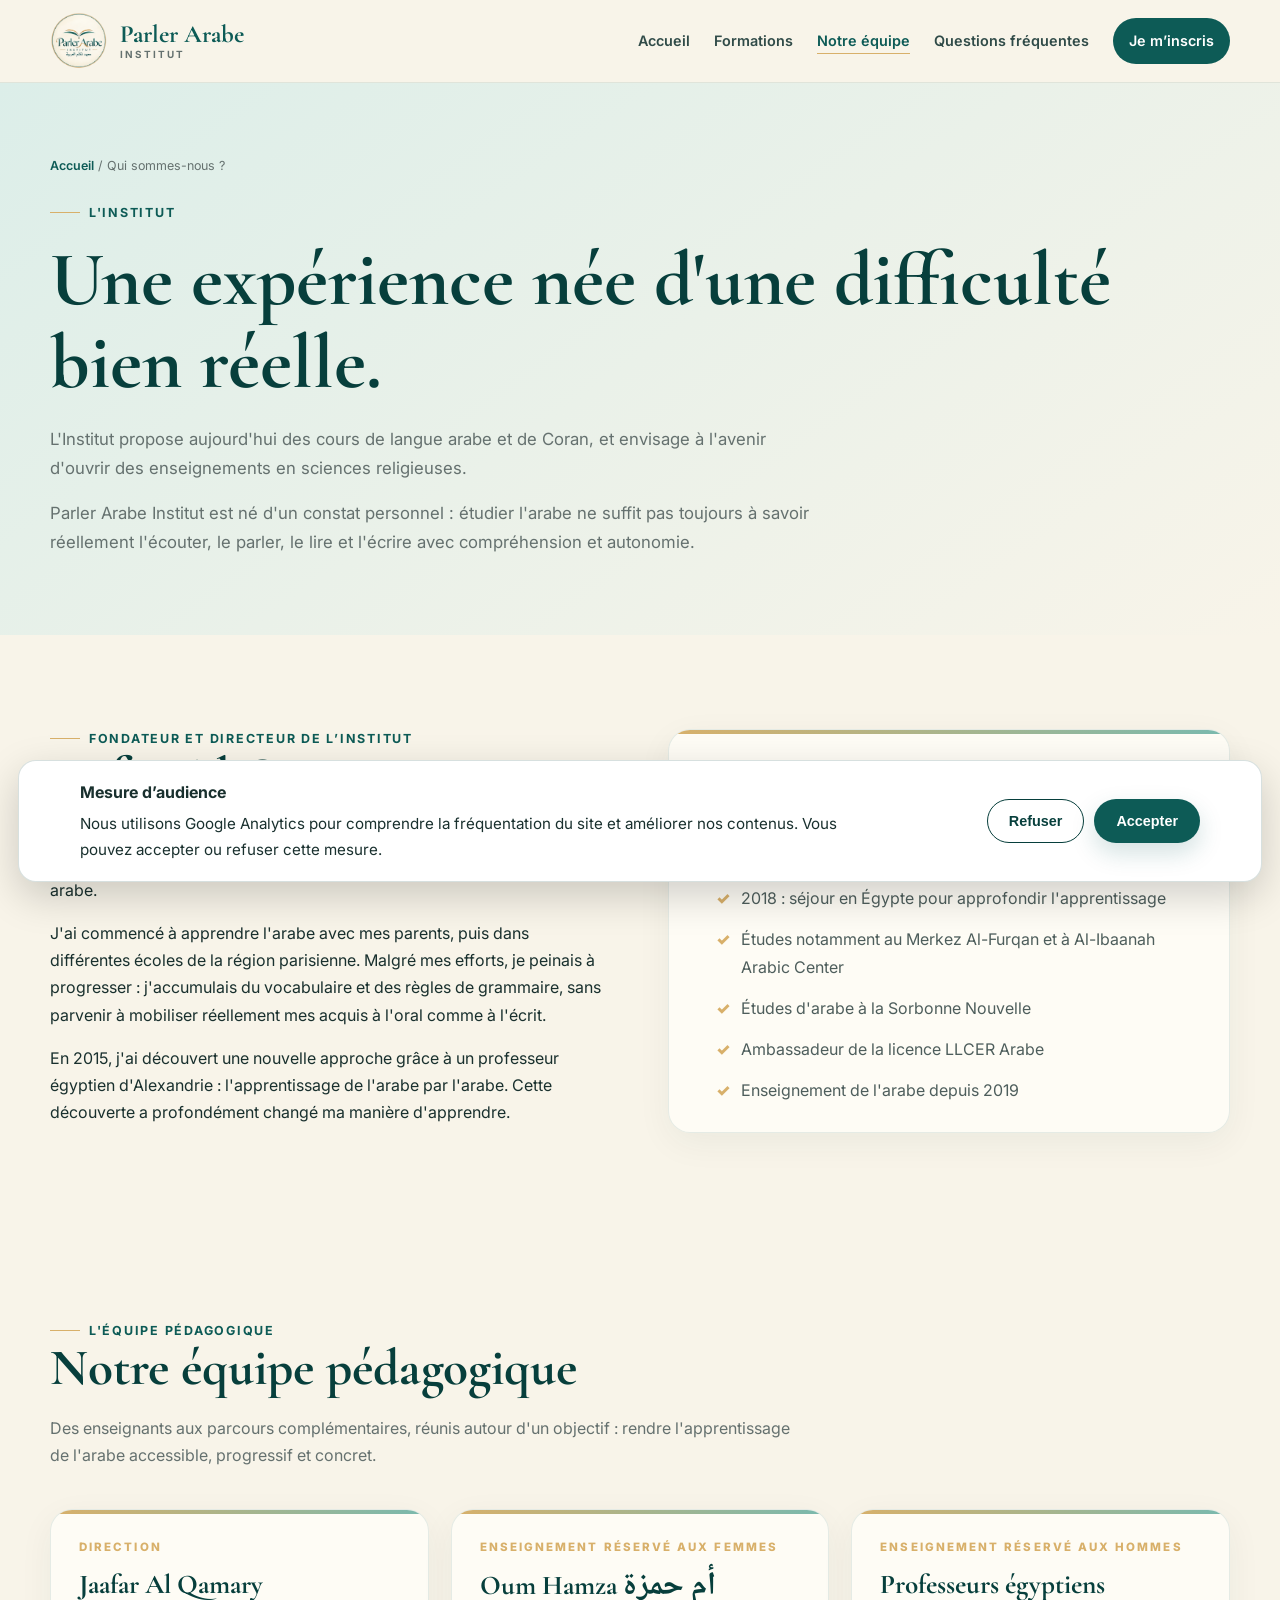
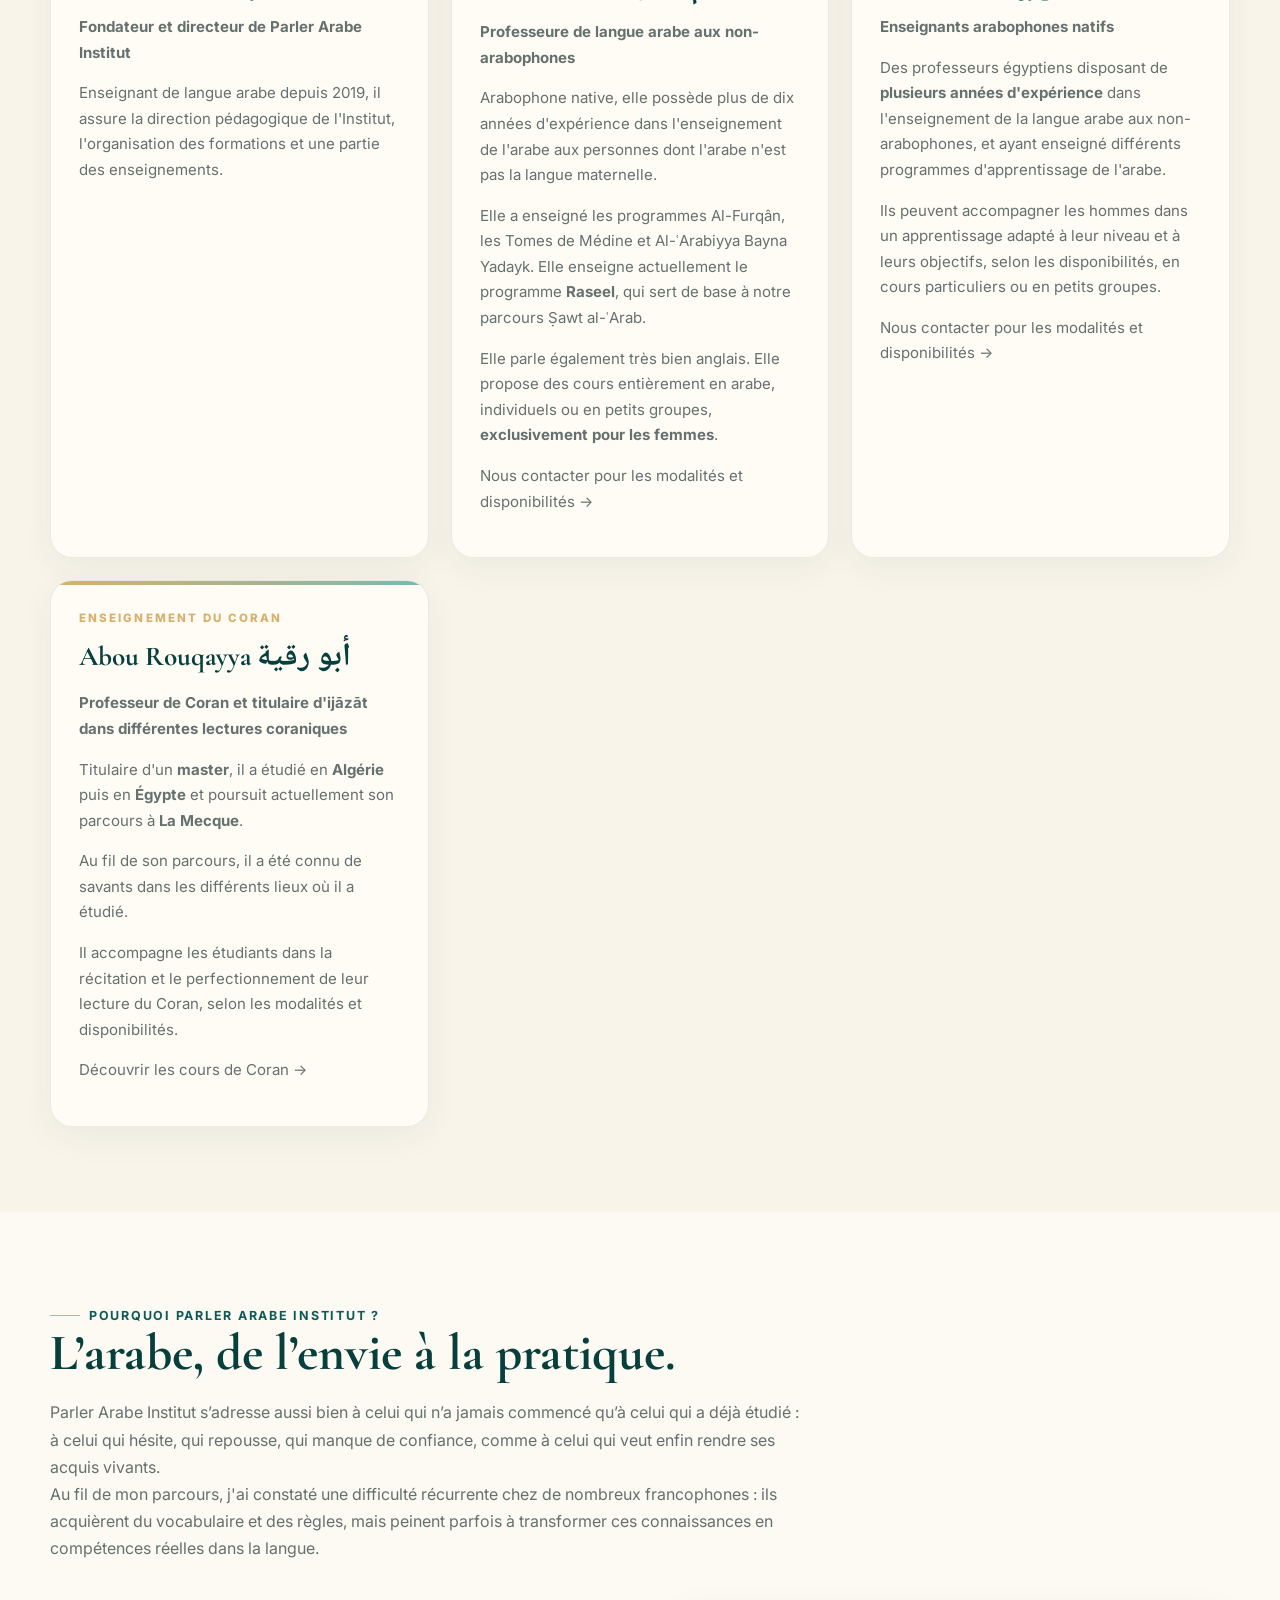
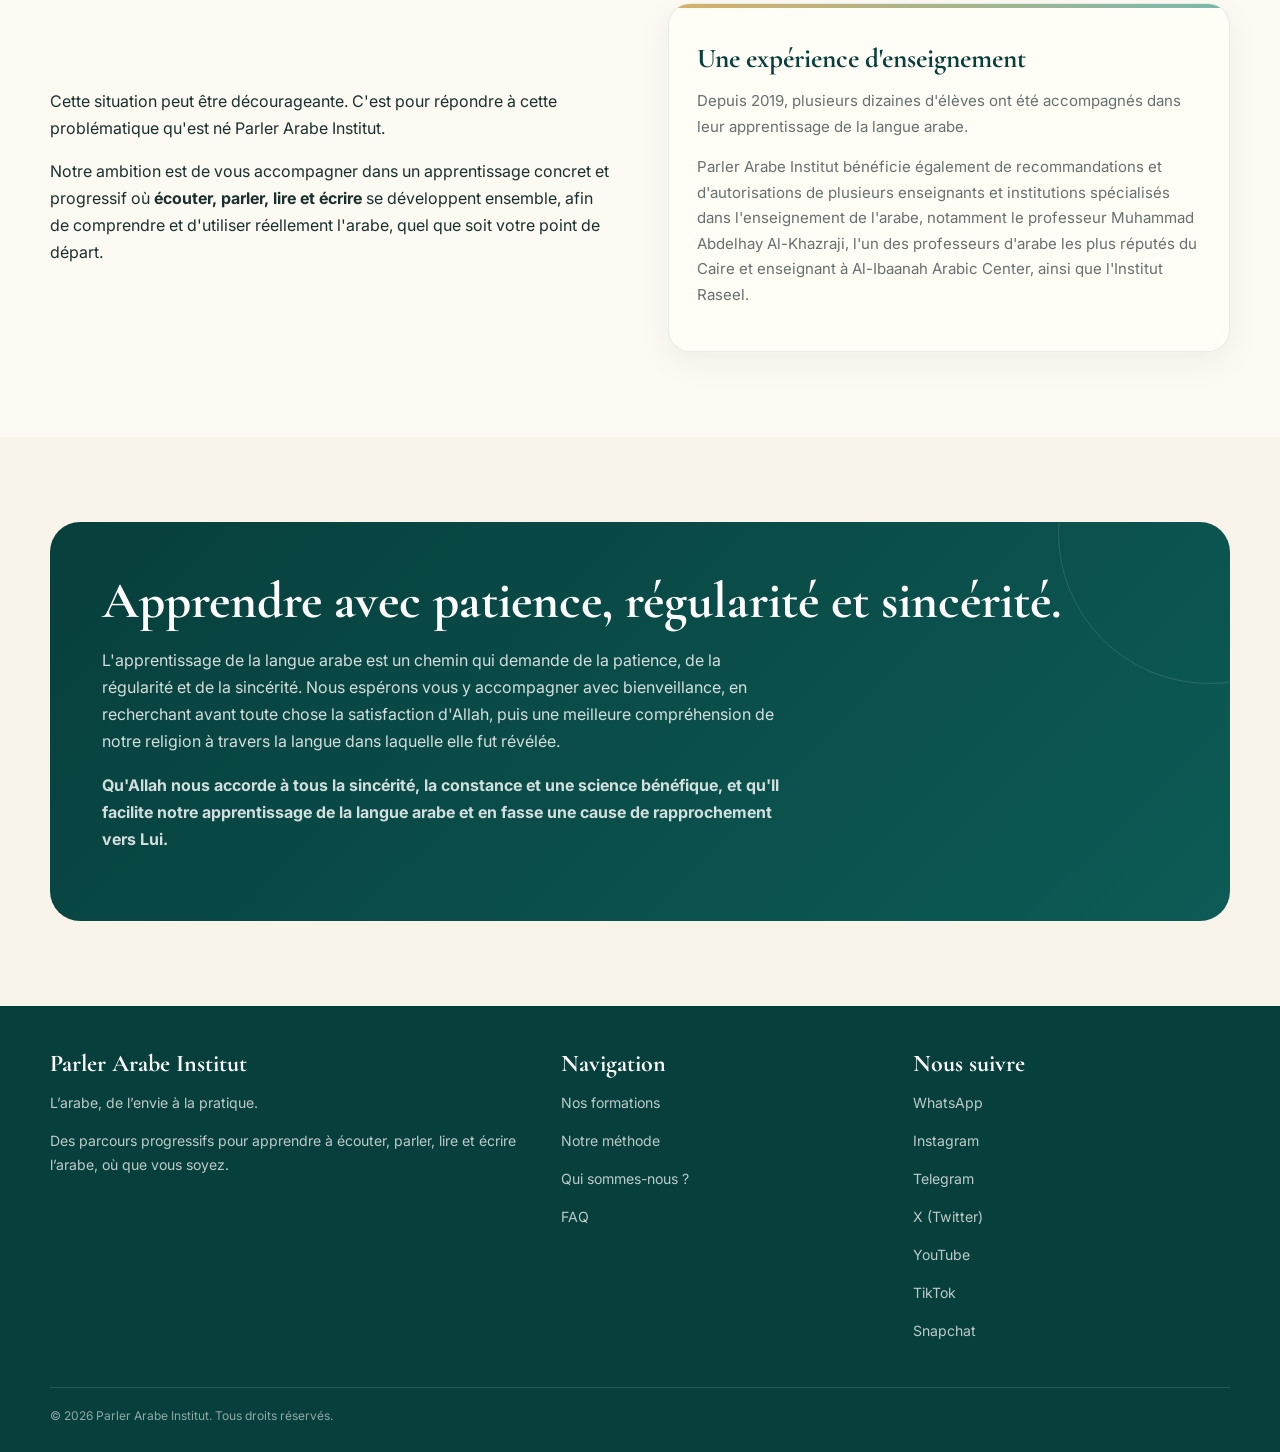
<file: qui-sommes-nous.html>
<!doctype html><html lang="fr"><head>
<!-- Google Analytics: loaded only after analytics consent -->
<script>
(function(){
  const key = 'pai_analytics_consent';
  function loadAnalytics(){
    if (window.__paiAnalyticsLoaded) return;
    window.__paiAnalyticsLoaded = true;
    window.dataLayer = window.dataLayer || [];
    window.gtag = function(){dataLayer.push(arguments);};
    gtag('consent','default',{
      analytics_storage:'granted',
      ad_storage:'denied',
      ad_user_data:'denied',
      ad_personalization:'denied'
    });
    const s=document.createElement('script');
    s.async=true;
    s.src='https://www.googletagmanager.com/gtag/js?id=G-V03TXP7BSP';
    document.head.appendChild(s);
    gtag('js',new Date());
    gtag('config','G-V03TXP7BSP');
  }
  window.paiSetAnalyticsConsent=function(value){
    localStorage.setItem(key,value);
    if(value==='granted') loadAnalytics();
    const banner=document.getElementById('cookie-consent');
    if(banner) banner.hidden=true;
  };
  if(localStorage.getItem(key)==='granted') loadAnalytics();
  window.addEventListener('DOMContentLoaded',function(){
    if(localStorage.getItem(key)) return;
    const banner=document.createElement('div');
    banner.id='cookie-consent';
    banner.setAttribute('role','dialog');
    banner.setAttribute('aria-label','Choix des cookies de mesure d’audience');
    banner.innerHTML='<div class="cookie-consent-inner"><div><strong>Mesure d’audience</strong><p>Nous utilisons Google Analytics pour comprendre la fréquentation du site et améliorer nos contenus. Vous pouvez accepter ou refuser cette mesure.</p></div><div class="cookie-actions"><button class="btn btn-secondary cookie-refuse" type="button">Refuser</button><button class="btn btn-primary cookie-accept" type="button">Accepter</button></div></div>';
    document.body.appendChild(banner);
    banner.querySelector('.cookie-refuse').addEventListener('click',()=>window.paiSetAnalyticsConsent('denied'));
    banner.querySelector('.cookie-accept').addEventListener('click',()=>window.paiSetAnalyticsConsent('granted'));
  });
})();
</script><meta charset="UTF-8"><meta name="viewport" content="width=device-width, initial-scale=1.0"><meta name="description" content="Découvrez Parler Arabe Institut, son histoire, sa direction, son équipe pédagogique et une approche née de l'expérience des difficultés rencontrées par les francophones en arabe."><meta name="robots" content="index, follow"><link rel="canonical" href="https://parlerarabe.fr/qui-sommes-nous.html"><link rel="stylesheet" href="style.css"><title>Parler Arabe Institut | Notre histoire et notre approche</title></head><body>
<header class="navbar"><div class="container nav-inner"><a class="brand" href="index.html"><img src="assets/logo-corrige.png?v=2" alt="Parler Arabe Institut"><div>Parler Arabe<small>INSTITUT</small></div></a><button class="menu-btn" type="button" aria-label="Ouvrir le menu" aria-expanded="false" aria-controls="nav-principale">☰</button><nav id="nav-principale" class="nav-links"><a href="index.html">Accueil</a><a href="formations.html">Formations</a><a href="qui-sommes-nous.html">Notre équipe</a><a href="faq.html">Questions fréquentes</a><a class="nav-cta" href="inscription.html">Je m’inscris</a></nav></div></header>
<main><section class="page-hero"><div class="container"><div class="breadcrumb"><a href="index.html">Accueil</a> / Qui sommes-nous ?</div><div class="eyebrow">L'institut</div><h1>Une expérience née d'une difficulté bien réelle.</h1><p>L'Institut propose aujourd'hui des cours de langue arabe et de Coran, et envisage à l'avenir d'ouvrir des enseignements en sciences religieuses.</p><p>Parler Arabe Institut est né d'un constat personnel : étudier l'arabe ne suffit pas toujours à savoir réellement l'écouter, le parler, le lire et l'écrire avec compréhension et autonomie.</p></div></section>
<section class="section"><div class="container split"><div><div class="eyebrow">Fondateur et directeur de l’Institut</div><h2>Jaafar Al Qamary</h2><p>Né et ayant grandi en France, j'ai moi-même connu les difficultés que peuvent rencontrer les francophones dans l'apprentissage de la langue arabe.</p><p>J'ai commencé à apprendre l'arabe avec mes parents, puis dans différentes écoles de la région parisienne. Malgré mes efforts, je peinais à progresser : j'accumulais du vocabulaire et des règles de grammaire, sans parvenir à mobiliser réellement mes acquis à l'oral comme à l'écrit.</p><p>En 2015, j'ai découvert une nouvelle approche grâce à un professeur égyptien d'Alexandrie : l'apprentissage de l'arabe par l'arabe. Cette découverte a profondément changé ma manière d'apprendre.</p></div><div class="card"><div class="number">Parcours</div><h3>De la France à l'Égypte, puis à l'enseignement</h3><ul class="detail-list"><li>2015 : découverte d'une approche immersive de l'arabe</li><li>2018 : séjour en Égypte pour approfondir l'apprentissage</li><li>Études notamment au Merkez Al-Furqan et à Al-Ibaanah Arabic Center</li><li>Études d'arabe à la Sorbonne Nouvelle</li><li>Ambassadeur de la licence LLCER Arabe</li><li>Enseignement de l'arabe depuis 2019</li></ul></div></div></section>
<section class="section" id="equipe"><div class="container"><div class="section-heading"><div class="eyebrow">L'équipe pédagogique</div><h2>Notre équipe pédagogique</h2><p>Des enseignants aux parcours complémentaires, réunis autour d'un objectif : rendre l'apprentissage de l'arabe accessible, progressif et concret.</p></div><div class="cards"><article class="card"><div class="number">Direction</div><h3>Jaafar Al Qamary</h3><p><strong>Fondateur et directeur de Parler Arabe Institut</strong></p><p>Enseignant de langue arabe depuis 2019, il assure la direction pédagogique de l'Institut, l'organisation des formations et une partie des enseignements.</p></article><article class="card"><div class="number">Enseignement réservé aux femmes</div><h3>Oum Hamza <span class="arabic-title">أم حمزة</span></h3><p><strong>Professeure de langue arabe aux non-arabophones</strong></p><p>Arabophone native, elle possède plus de dix années d'expérience dans l'enseignement de l'arabe aux personnes dont l'arabe n'est pas la langue maternelle.</p><p>Elle a enseigné les programmes Al-Furqân, les Tomes de Médine et Al-ʿArabiyya Bayna Yadayk. Elle enseigne actuellement le programme <strong>Raseel</strong>, qui sert de base à notre parcours Ṣawt al-ʿArab.</p><p>Elle parle également très bien anglais. Elle propose des cours entièrement en arabe, individuels ou en petits groupes, <strong>exclusivement pour les femmes</strong>.</p><p><a href="contact.html">Nous contacter pour les modalités et disponibilités →</a></p></article><article class="card"><div class="number">Enseignement réservé aux hommes</div><h3>Professeurs égyptiens</h3><p><strong>Enseignants arabophones natifs</strong></p><p>Des professeurs égyptiens disposant de <strong>plusieurs années d'expérience</strong> dans l'enseignement de la langue arabe aux non-arabophones, et ayant enseigné différents programmes d'apprentissage de l'arabe.</p><p>Ils peuvent accompagner les hommes dans un apprentissage adapté à leur niveau et à leurs objectifs, selon les disponibilités, en cours particuliers ou en petits groupes.</p><p><a href="contact.html">Nous contacter pour les modalités et disponibilités →</a></p></article><article class="card"><div class="number">Enseignement du Coran</div><h3>Abou Rouqayya <span class="arabic-title">أبو رقية</span></h3><p><strong>Professeur de Coran et titulaire d'ijāzāt dans différentes lectures coraniques</strong></p><p>Titulaire d'un <strong>master</strong>, il a étudié en <strong>Algérie</strong> puis en <strong>Égypte</strong> et poursuit actuellement son parcours à <strong>La Mecque</strong>.</p><p>Au fil de son parcours, il a été connu de savants dans les différents lieux où il a étudié.</p><p>Il accompagne les étudiants dans la récitation et le perfectionnement de leur lecture du Coran, selon les modalités et disponibilités.</p><p><a href="formations.html#coran">Découvrir les cours de Coran →</a></p></article></div></div></section>
<section class="section alt"><div class="container"><div class="section-heading"><div class="eyebrow">Pourquoi Parler Arabe Institut ?</div><h2>L’arabe, de l’envie à la pratique.</h2><p>Parler Arabe Institut s’adresse aussi bien à celui qui n’a jamais commencé qu’à celui qui a déjà étudié : à celui qui hésite, qui repousse, qui manque de confiance, comme à celui qui veut enfin rendre ses acquis vivants.</p><p>Au fil de mon parcours, j'ai constaté une difficulté récurrente chez de nombreux francophones : ils acquièrent du vocabulaire et des règles, mais peinent parfois à transformer ces connaissances en compétences réelles dans la langue.</p></div><div class="split"><div><p>Cette situation peut être décourageante. C'est pour répondre à cette problématique qu'est né Parler Arabe Institut.</p><p>Notre ambition est de vous accompagner dans un apprentissage concret et progressif où <strong>écouter, parler, lire et écrire</strong> se développent ensemble, afin de comprendre et d'utiliser réellement l'arabe, quel que soit votre point de départ.</p></div><div class="card"><h3>Une expérience d'enseignement</h3><p>Depuis 2019, plusieurs dizaines d'élèves ont été accompagnés dans leur apprentissage de la langue arabe.</p><p>Parler Arabe Institut bénéficie également de recommandations et d'autorisations de plusieurs enseignants et institutions spécialisés dans l'enseignement de l'arabe, notamment le professeur Muhammad Abdelhay Al-Khazraji, l'un des professeurs d'arabe les plus réputés du Caire et enseignant à Al-Ibaanah Arabic Center, ainsi que l'Institut Raseel.</p></div></div></div></section>
<section class="section"><div class="container"><div class="cta"><h2>Apprendre avec patience, régularité et sincérité.</h2><p>L'apprentissage de la langue arabe est un chemin qui demande de la patience, de la régularité et de la sincérité. Nous espérons vous y accompagner avec bienveillance, en recherchant avant toute chose la satisfaction d'Allah, puis une meilleure compréhension de notre religion à travers la langue dans laquelle elle fut révélée.</p><p><strong>Qu'Allah nous accorde à tous la sincérité, la constance et une science bénéfique, et qu'Il facilite notre apprentissage de la langue arabe et en fasse une cause de rapprochement vers Lui.</strong></p></div></div></section></main>
<footer class="footer"><div class="container"><div class="footer-grid"><div><h3>Parler Arabe Institut</h3><p>L’arabe, de l’envie à la pratique.</p><p>Des parcours progressifs pour apprendre à écouter, parler, lire et écrire l’arabe, où que vous soyez.</p></div><div><h3>Navigation</h3><p><a href="formations.html">Nos formations</a></p><p><a href="methode.html">Notre méthode</a></p><p><a href="qui-sommes-nous.html">Qui sommes-nous ?</a></p><p><a href="faq.html">FAQ</a></p></div><div><h3>Nous suivre</h3><p><a href="https://wa.me/33758856817" target="_blank" rel="noopener">WhatsApp</a></p><p><a href="https://www.instagram.com/parlerarabe" target="_blank" rel="noopener">Instagram</a></p><p><a href="https://t.me/parlerarabe" target="_blank" rel="noopener">Telegram</a></p><p><a href="https://x.com/ParlerArabe" target="_blank" rel="noopener">X (Twitter)</a></p><p><a href="https://www.youtube.com/@ParlerArabeInstitut" target="_blank" rel="noopener">YouTube</a></p><p><a href="https://www.tiktok.com/@parlerarabe.inst" target="_blank" rel="noopener">TikTok</a></p><p><a href="https://snapchat.com/t/4EVWT48Z" target="_blank" rel="noopener">Snapchat</a></p></div></div><div class="footer-bottom">© <span data-year></span> Parler Arabe Institut. Tous droits réservés.</div></div></footer><script src="script.js"></script></body></html>
</file>
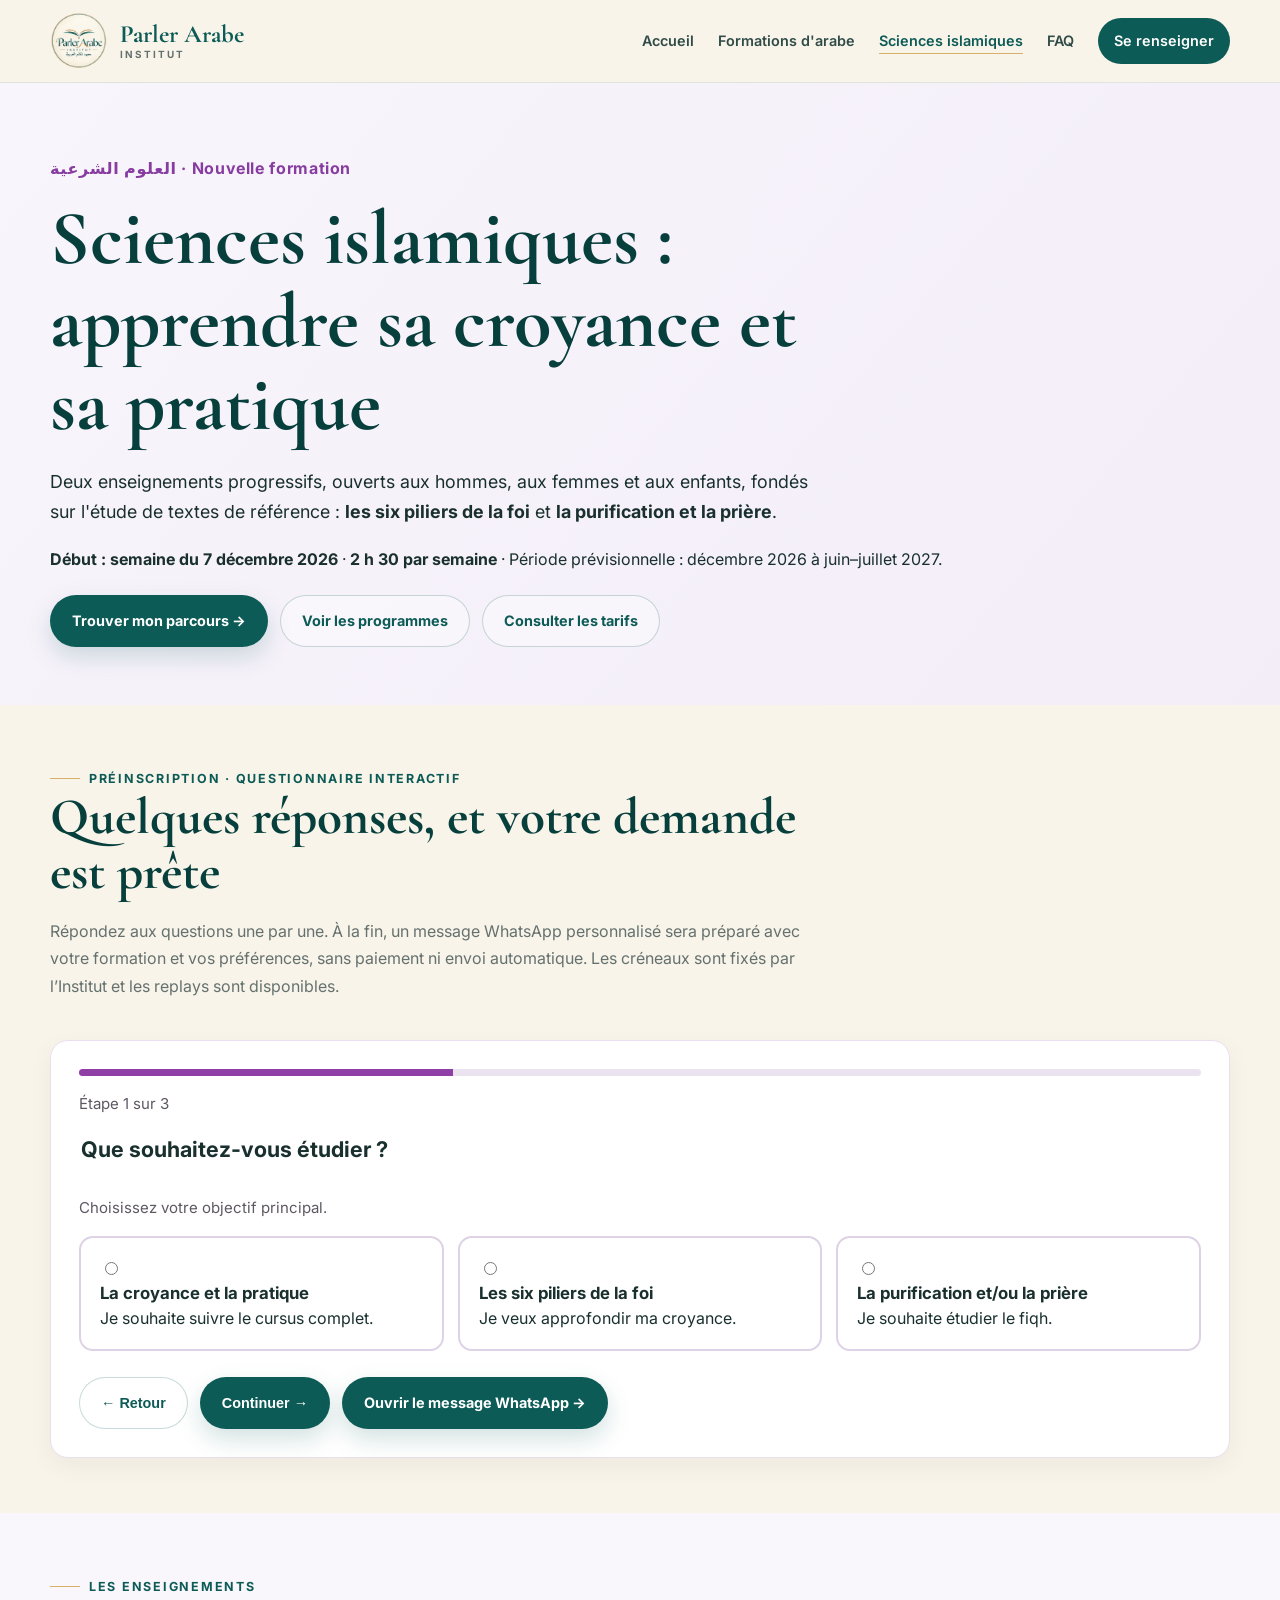
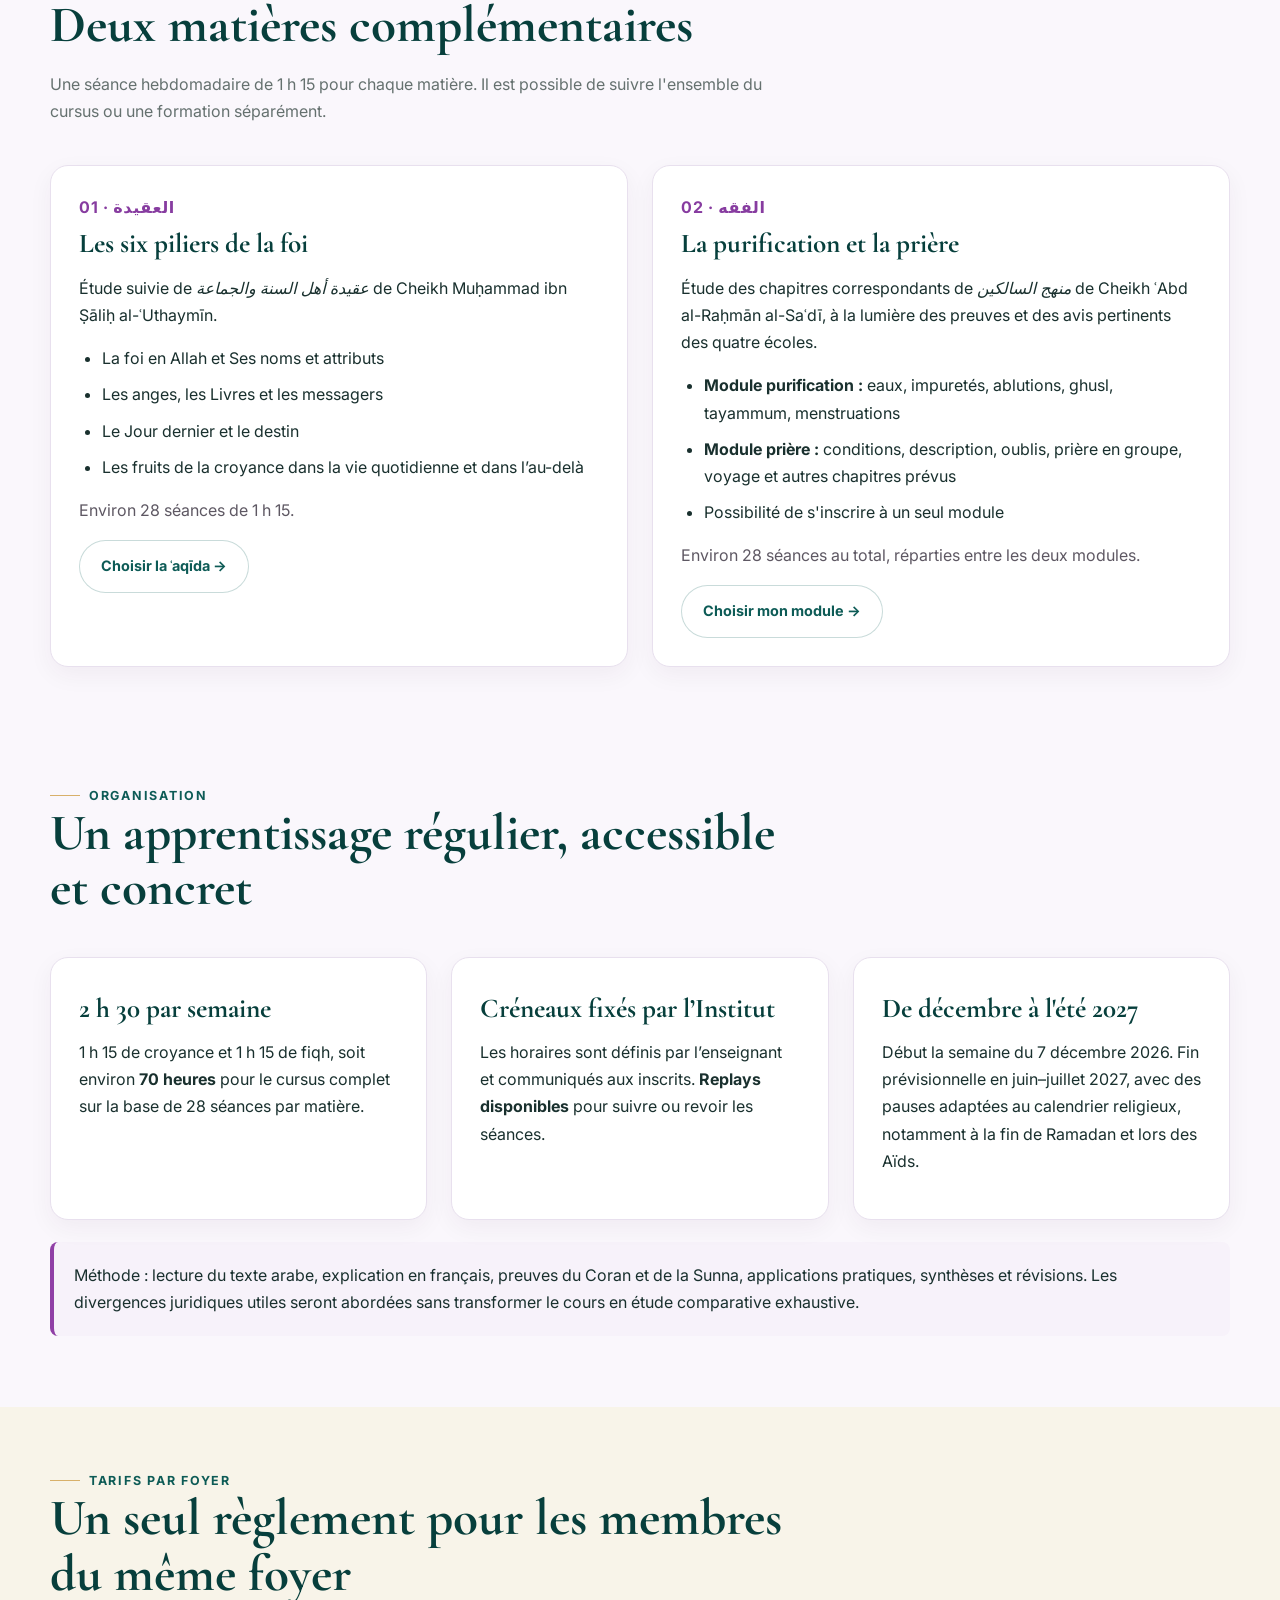
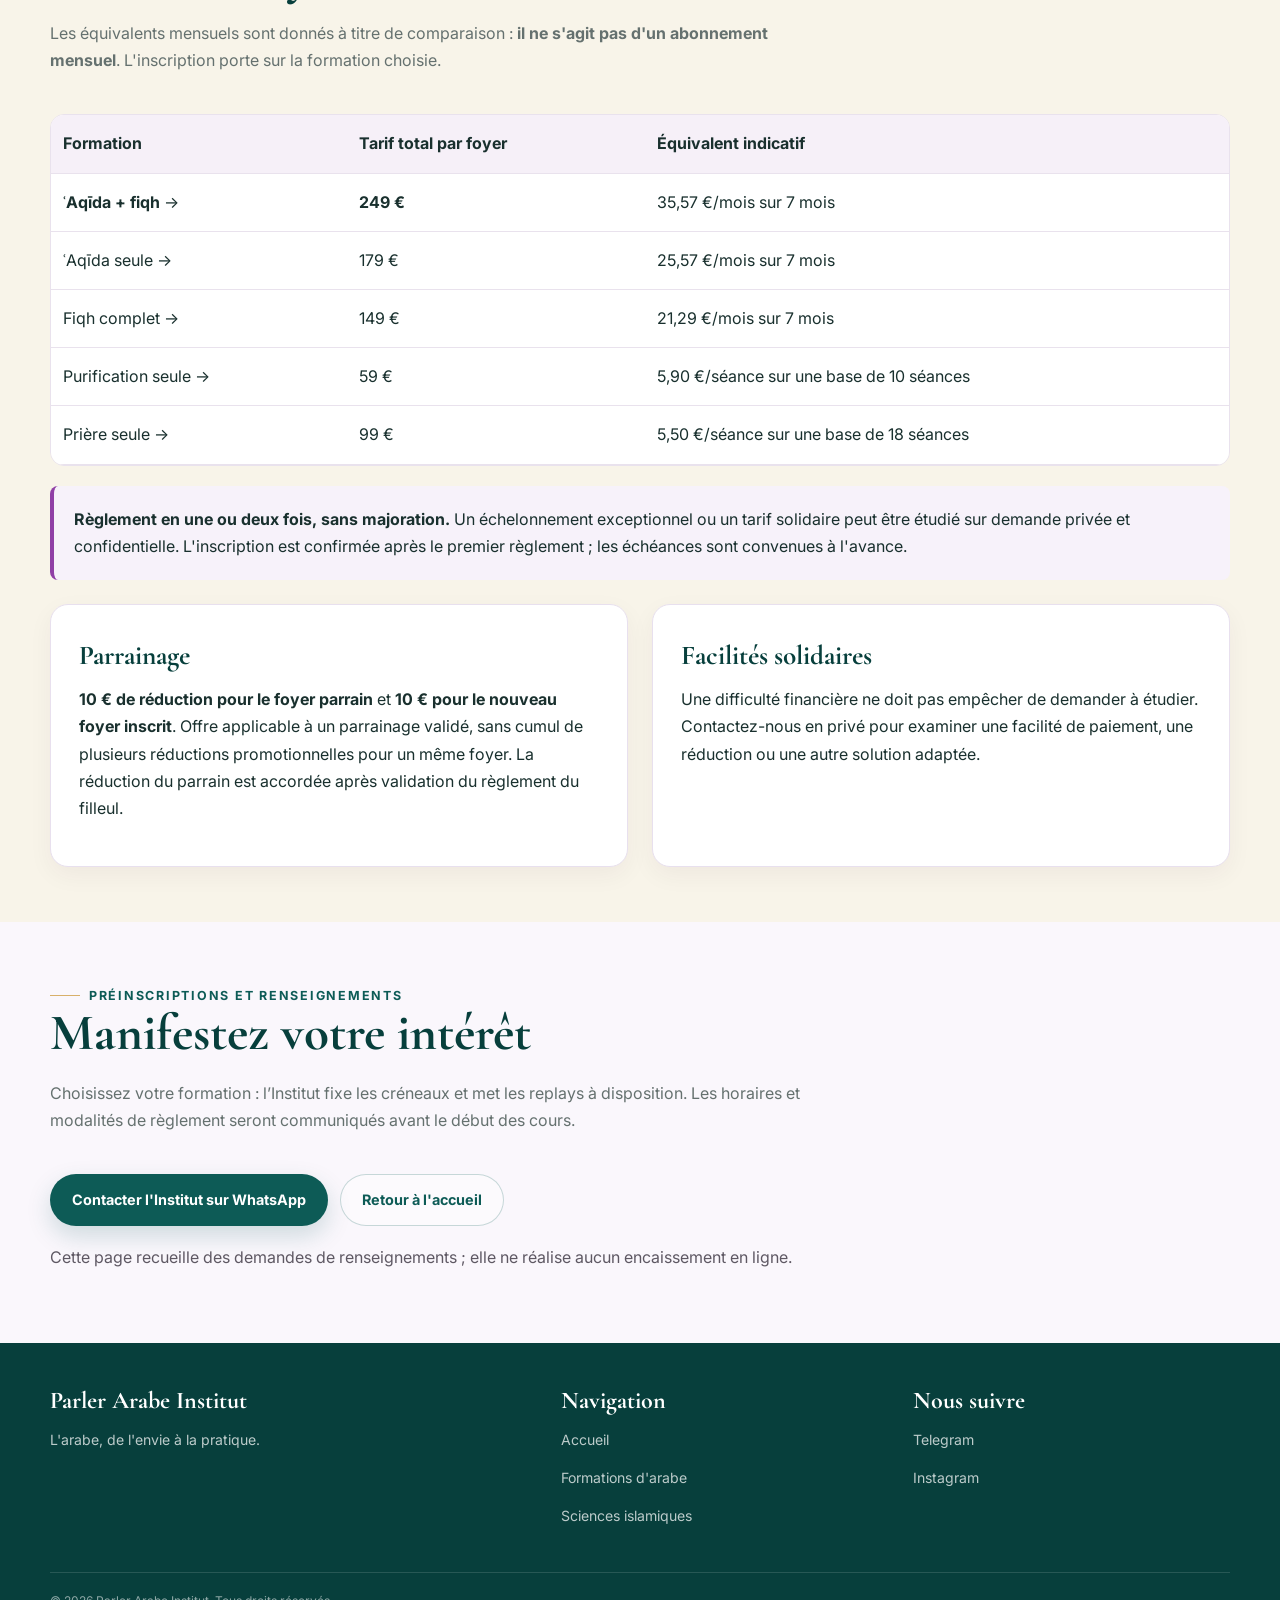
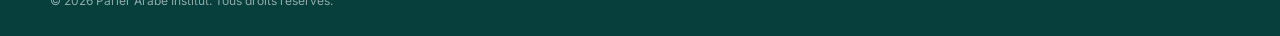
<file: sciences-islamiques.html>
<!doctype html>
<html lang="fr"><head><meta charset="UTF-8"><meta name="viewport" content="width=device-width, initial-scale=1.0"><meta name="description" content="Sciences islamiques en ligne : étude de la croyance, de la purification et de la prière. Début semaine du 7 décembre 2026."><link rel="canonical" href="https://parlerarabe.fr/sciences-islamiques.html"><link rel="stylesheet" href="style.css"><title>Sciences islamiques | Parler Arabe Institut</title><style>
.si-hero{background:linear-gradient(130deg,#f9f5fc,#f2edf7);padding:72px 0 58px}.si-hero h1{max-width:780px}.si-intro{max-width:780px;font-size:1.12rem}.si-grid{display:grid;grid-template-columns:repeat(auto-fit,minmax(265px,1fr));gap:24px}.si-panel{background:#fff;border:1px solid #e8e0ee;border-radius:18px;padding:28px;box-shadow:0 8px 24px rgba(50,20,65,.05)}.si-panel h3{margin-top:8px}.si-kicker{color:#873ca0;font-weight:700;letter-spacing:.04em}.si-price{font-size:2rem;font-weight:800;color:#713087}.si-muted{color:#5e5863}.si-table{width:100%;border-collapse:collapse;background:white}.si-table th,.si-table td{text-align:left;border-bottom:1px solid #e9e2ed;padding:15px 12px}.si-table th{background:#f6f0f8}.si-scroll{overflow-x:auto;border-radius:14px;border:1px solid #e9e2ed}.si-note{background:#f7f2fa;padding:20px;border-left:4px solid #903fa6;border-radius:8px}.si-actions{display:flex;flex-wrap:wrap;gap:12px;margin-top:22px}.si-section{padding:55px 0}.si-section.alt{background:#faf7fc}.si-list{padding-left:23px}.si-list li{margin-bottom:9px}.si-choice-grid{display:grid;grid-template-columns:repeat(auto-fit,minmax(220px,1fr));gap:14px}.si-choice{appearance:none;background:#fff;color:#19302e;border:2px solid #ded2e6;border-radius:14px;padding:19px;text-align:left;cursor:pointer;font:inherit;line-height:1.5;min-height:110px}.si-choice:hover,.si-choice:focus-visible{border-color:#903fa6;outline-offset:3px}.si-choice[aria-pressed="true"]{border-color:#903fa6;background:#f5edf9;box-shadow:0 0 0 2px #903fa633}.si-choice strong{display:block;font-size:1.05rem}.si-choice{display:block}.si-choice input{margin-right:9px;accent-color:#903fa6}.si-choice:has(input:checked){border-color:#903fa6;background:#f5edf9;box-shadow:0 0 0 2px #903fa633}.si-wizard-step{border:0;margin:0;padding:0;min-width:0}.si-wizard-step[hidden]{display:none}.si-wizard-step legend{font-size:1.35rem;font-weight:700;margin-bottom:12px}.si-wizard-controls{display:flex;gap:12px;flex-wrap:wrap;margin-top:26px}.si-progress{height:7px;background:#ece3f0;border-radius:8px;overflow:hidden}.si-progress>div{width:20%;height:100%;background:#903fa6;transition:width .2s}.si-form-label{display:block;font-weight:600;margin-top:20px}.si-wizard input[type=text]{width:100%;padding:12px;border:1px solid #cbbbd3;border-radius:8px}.si-wizard .si-result{margin-top:10px}.si-result{margin-top:20px;padding:26px;border-radius:16px;background:#f7f2fa;border:1px solid #e3d3eb}.si-result[hidden]{display:none}.si-step{margin-top:22px}.si-step h3{margin-bottom:12px}.si-cta-link{display:inline-block;margin-top:12px}.si-helper{font-size:.94rem;color:#5e5863}@media(max-width:640px){.si-hero{padding:45px 0}.si-table th,.si-table td{padding:12px 9px;font-size:.9rem}}
</style></head><body>
<header class="navbar"><div class="container nav-inner"><a class="brand" href="index.html"><img src="assets/logo-corrige.png?v=2" alt="Parler Arabe Institut"><div>Parler Arabe<small>INSTITUT</small></div></a><button class="menu-btn" type="button" aria-label="Ouvrir le menu" aria-expanded="false" aria-controls="nav-principale">☰</button><nav id="nav-principale" class="nav-links"><a href="index.html">Accueil</a><a href="formations.html">Formations d'arabe</a><a href="sciences-islamiques.html" aria-current="page">Sciences islamiques</a><a href="faq.html">FAQ</a><a class="nav-cta" href="#contact">Se renseigner</a></nav></div></header>
<main><section class="si-hero"><div class="container"><div class="si-kicker">العلوم الشرعية · Nouvelle formation</div><h1>Sciences islamiques : apprendre sa croyance et sa pratique</h1><p class="si-intro">Deux enseignements progressifs, ouverts aux hommes, aux femmes et aux enfants, fondés sur l'étude de textes de référence : <strong>les six piliers de la foi</strong> et <strong>la purification et la prière</strong>.</p><p><strong>Début : semaine du 7 décembre 2026</strong> · <strong>2 h 30 par semaine</strong> · Période prévisionnelle : décembre 2026 à juin–juillet 2027.</p><div class="si-actions"><a class="btn btn-primary" href="#orientation">Trouver mon parcours →</a><a class="btn btn-secondary" href="#programmes">Voir les programmes</a><a class="btn btn-secondary" href="#tarifs">Consulter les tarifs</a></div></div></section>
<section class="si-section" id="orientation"><div class="container"><div class="section-heading"><div class="eyebrow">Préinscription · Questionnaire interactif</div><h2>Quelques réponses, et votre demande est prête</h2><p>Répondez aux questions une par une. À la fin, un message WhatsApp personnalisé sera préparé avec votre formation et vos préférences, sans paiement ni envoi automatique. Les créneaux sont fixés par l’Institut et les replays sont disponibles.</p></div><div class="si-panel si-wizard" id="si-wizard"><div class="si-progress" aria-label="Progression du questionnaire"><div id="si-progress-fill"></div></div><p class="si-helper" id="si-step-count">Étape 1 sur 3</p>
<form id="si-wizard-form">
<fieldset class="si-wizard-step" data-step="0"><legend>Que souhaitez-vous étudier ?</legend><p class="si-helper">Choisissez votre objectif principal.</p><div class="si-choice-grid"><label class="si-choice"><input type="radio" name="goal" value="both" required><strong>La croyance et la pratique</strong>Je souhaite suivre le cursus complet.</label><label class="si-choice"><input type="radio" name="goal" value="aqida"><strong>Les six piliers de la foi</strong>Je veux approfondir ma croyance.</label><label class="si-choice"><input type="radio" name="goal" value="fiqh"><strong>La purification et/ou la prière</strong>Je souhaite étudier le fiqh.</label></div></fieldset>
<fieldset class="si-wizard-step" data-step="1" hidden><legend>Quel module de fiqh vous intéresse ?</legend><div class="si-choice-grid"><label class="si-choice"><input type="radio" name="fiqh" value="fiqh"><strong>Purification + prière</strong>Les deux modules.</label><label class="si-choice"><input type="radio" name="fiqh" value="purification"><strong>Purification seule</strong>Ablutions et autres règles de purification.</label><label class="si-choice"><input type="radio" name="fiqh" value="priere"><strong>Prière seule</strong>Conditions, description et règles.</label></div></fieldset>
<fieldset class="si-wizard-step" data-step="3" hidden><legend>Comment souhaiteriez-vous régler ?</legend><p class="si-helper">Aucun paiement n'est demandé ici. Les tarifs sont par foyer.</p><div class="si-choice-grid"><label class="si-choice"><input type="radio" name="payment" value="En une fois" required><strong>En une fois</strong>Le tarif total.</label><label class="si-choice"><input type="radio" name="payment" value="En deux fois"><strong>En deux fois</strong>Sans frais supplémentaires.</label><label class="si-choice"><input type="radio" name="payment" value="Demande de facilité ou tarif solidaire"><strong>Échanger sur une facilité</strong>Demande confidentielle.</label></div><label for="si-referral" class="si-form-label">Nom ou code du parrain (facultatif)</label><input id="si-referral" type="text" maxlength="70" placeholder="Si quelqu'un vous a recommandé l'Institut"></fieldset>
<fieldset class="si-wizard-step" data-step="4" hidden><legend>Vérifiez votre demande</legend><div class="si-result" id="si-summary" aria-live="polite"><p id="si-summary-content"></p></div><p class="si-helper">En cliquant ci-dessous, WhatsApp s'ouvrira avec un message déjà rédigé. Vous pourrez le modifier et devrez appuyer sur Envoyer dans WhatsApp.</p></fieldset>
<div class="si-wizard-controls"><button class="btn btn-secondary" id="si-back" type="button" hidden>← Retour</button><button class="btn btn-primary" id="si-next" type="button">Continuer →</button><a class="btn btn-primary" id="si-send" href="#" target="_blank" rel="noopener noreferrer" hidden>Ouvrir le message WhatsApp →</a></div><p class="si-helper" id="si-error" role="alert" hidden>Choisissez une réponse pour continuer.</p></form></div></div></section>
<section class="si-section alt" id="programmes"><div class="container"><div class="section-heading"><div class="eyebrow">Les enseignements</div><h2>Deux matières complémentaires</h2><p>Une séance hebdomadaire de 1 h 15 pour chaque matière. Il est possible de suivre l'ensemble du cursus ou une formation séparément.</p></div><div class="si-grid"><article class="si-panel"><div class="si-kicker">01 · العقيدة</div><h3>Les six piliers de la foi</h3><p>Étude suivie de <em>عقيدة أهل السنة والجماعة</em> de Cheikh Muḥammad ibn Ṣāliḥ al-ʿUthaymīn.</p><ul class="si-list"><li>La foi en Allah et Ses noms et attributs</li><li>Les anges, les Livres et les messagers</li><li>Le Jour dernier et le destin</li><li>Les fruits de la croyance dans la vie quotidienne et dans l’au-delà</li></ul><p class="si-muted">Environ 28 séances de 1 h 15.</p><a class="btn btn-secondary" href="inscription.html?parcours=aqida">Choisir la ʿaqīda →</a></article><article class="si-panel"><div class="si-kicker">02 · الفقه</div><h3>La purification et la prière</h3><p>Étude des chapitres correspondants de <em>منهج السالكين</em> de Cheikh ʿAbd al-Raḥmān al-Saʿdī, à la lumière des preuves et des avis pertinents des quatre écoles.</p><ul class="si-list"><li><strong>Module purification :</strong> eaux, impuretés, ablutions, ghusl, tayammum, menstruations</li><li><strong>Module prière :</strong> conditions, description, oublis, prière en groupe, voyage et autres chapitres prévus</li><li>Possibilité de s'inscrire à un seul module</li></ul><p class="si-muted">Environ 28 séances au total, réparties entre les deux modules.</p><a class="btn btn-secondary" href="#orientation">Choisir mon module →</a></article></div></div></section>
<section class="si-section alt"><div class="container"><div class="section-heading"><div class="eyebrow">Organisation</div><h2>Un apprentissage régulier, accessible et concret</h2></div><div class="si-grid"><div class="si-panel"><h3>2 h 30 par semaine</h3><p>1 h 15 de croyance et 1 h 15 de fiqh, soit environ <strong>70 heures</strong> pour le cursus complet sur la base de 28 séances par matière.</p></div><div class="si-panel"><h3>Créneaux fixés par l’Institut</h3><p>Les horaires sont définis par l’enseignant et communiqués aux inscrits. <strong>Replays disponibles</strong> pour suivre ou revoir les séances.</p></div><div class="si-panel"><h3>De décembre à l'été 2027</h3><p>Début la semaine du 7 décembre 2026. Fin prévisionnelle en juin–juillet 2027, avec des pauses adaptées au calendrier religieux, notamment à la fin de Ramadan et lors des Aïds.</p></div></div><p class="si-note" style="margin-top:22px">Méthode : lecture du texte arabe, explication en français, preuves du Coran et de la Sunna, applications pratiques, synthèses et révisions. Les divergences juridiques utiles seront abordées sans transformer le cours en étude comparative exhaustive.</p></div></section>
<section class="si-section" id="tarifs"><div class="container"><div class="section-heading"><div class="eyebrow">Tarifs par foyer</div><h2>Un seul règlement pour les membres du même foyer</h2><p>Les équivalents mensuels sont donnés à titre de comparaison : <strong>il ne s'agit pas d'un abonnement mensuel</strong>. L'inscription porte sur la formation choisie.</p></div><div class="si-scroll"><table class="si-table"><thead><tr><th>Formation</th><th>Tarif total par foyer</th><th>Équivalent indicatif</th></tr></thead><tbody><tr><td><a href="inscription.html?parcours=both"><strong>ʿAqīda + fiqh</strong> →</a></td><td><strong>249 €</strong></td><td>35,57 €/mois sur 7 mois</td></tr><tr><td><a href="inscription.html?parcours=aqida">ʿAqīda seule →</a></td><td>179 €</td><td>25,57 €/mois sur 7 mois</td></tr><tr><td><a href="inscription.html?parcours=fiqh">Fiqh complet →</a></td><td>149 €</td><td>21,29 €/mois sur 7 mois</td></tr><tr><td><a href="inscription.html?parcours=purification">Purification seule →</a></td><td>59 €</td><td>5,90 €/séance sur une base de 10 séances</td></tr><tr><td><a href="inscription.html?parcours=priere">Prière seule →</a></td><td>99 €</td><td>5,50 €/séance sur une base de 18 séances</td></tr></tbody></table></div><p class="si-note" style="margin-top:20px"><strong>Règlement en une ou deux fois, sans majoration.</strong> Un échelonnement exceptionnel ou un tarif solidaire peut être étudié sur demande privée et confidentielle. L'inscription est confirmée après le premier règlement ; les échéances sont convenues à l'avance.</p><div class="si-grid" style="margin-top:24px"><div class="si-panel"><h3>Parrainage</h3><p><strong>10 € de réduction pour le foyer parrain</strong> et <strong>10 € pour le nouveau foyer inscrit</strong>. Offre applicable à un parrainage validé, sans cumul de plusieurs réductions promotionnelles pour un même foyer. La réduction du parrain est accordée après validation du règlement du filleul.</p></div><div class="si-panel"><h3>Facilités solidaires</h3><p>Une difficulté financière ne doit pas empêcher de demander à étudier. Contactez-nous en privé pour examiner une facilité de paiement, une réduction ou une autre solution adaptée.</p></div></div></div></section>
<section class="si-section alt" id="contact"><div class="container"><div class="section-heading"><div class="eyebrow">Préinscriptions et renseignements</div><h2>Manifestez votre intérêt</h2><p>Choisissez votre formation : l’Institut fixe les créneaux et met les replays à disposition. Les horaires et modalités de règlement seront communiqués avant le début des cours.</p></div><div class="si-actions"><a class="btn btn-primary" href="https://wa.me/33758856817?text=Assalam%20alaykum%2C%20je%20souhaite%20des%20renseignements%20sur%20les%20formations%20en%20sciences%20islamiques%20de%20d%C3%A9cembre%202026." target="_blank" rel="noopener">Contacter l'Institut sur WhatsApp</a><a class="btn btn-secondary" href="index.html">Retour à l'accueil</a></div><p class="si-muted" style="margin-top:18px">Cette page recueille des demandes de renseignements ; elle ne réalise aucun encaissement en ligne.</p></div></section></main>
<footer class="footer"><div class="container"><div class="footer-grid"><div><h3>Parler Arabe Institut</h3><p>L'arabe, de l'envie à la pratique.</p></div><div><h3>Navigation</h3><p><a href="index.html">Accueil</a></p><p><a href="formations.html">Formations d'arabe</a></p><p><a href="sciences-islamiques.html">Sciences islamiques</a></p></div><div><h3>Nous suivre</h3><p><a href="https://t.me/parlerarabe">Telegram</a></p><p><a href="https://www.instagram.com/parlerarabe">Instagram</a></p></div></div><div class="footer-bottom">© <span data-year></span> Parler Arabe Institut. Tous droits réservés.</div></div></footer><script src="script.js"></script><script>
(function(){
const tracks={both:["Cursus complet : ʿAqīda + fiqh","249 €"],aqida:["Les six piliers de la foi","179 €"],fiqh:["Fiqh complet : purification et prière","149 €"],purification:["Purification seule","59 €"],priere:["Prière seule","99 €"]};
const form=document.getElementById("si-wizard-form"),steps=[...form.querySelectorAll(".si-wizard-step")],back=document.getElementById("si-back"),next=document.getElementById("si-next"),send=document.getElementById("si-send"),error=document.getElementById("si-error");let position=0;
const selected=name=>form.querySelector('input[name="'+name+'"]:checked')?.value||"";
function order(){return selected("goal")==="fiqh"?[0,1,3,4]:[0,3,4];}
function current(){return order()[position];}
function render(){const o=order(),step=o[position];steps.forEach(s=>{s.hidden=Number(s.dataset.step)!==step;});back.hidden=position===0;next.hidden=position===o.length-1;send.hidden=position!==o.length-1;document.getElementById("si-step-count").textContent="Étape "+(position+1)+" sur "+o.length;document.getElementById("si-progress-fill").style.width=(100*(position+1)/o.length)+"%";error.hidden=true;if(step===4)summary();}
function summary(){const key=selected("goal")==="fiqh"?selected("fiqh"):selected("goal"),track=tracks[key];if(!track)return;const payment=selected("payment"),referral=document.getElementById("si-referral").value.trim();const lines=["As-salâm ʿalaykum wa raḥmatullāhi wa barakātuh,","","Je souhaite me renseigner pour une inscription aux sciences islamiques de Parler Arabe Institut.","","Formation : "+track[0],"Tarif total par foyer : "+track[1],"Règlement souhaité : "+payment];if(referral)lines.push("Parrain : "+referral);lines.push("","Pourriez-vous me confirmer les modalités d'inscription et les horaires des cours ?","Bārakallāhu fīkum.");send.href="https://wa.me/33758856817?text="+encodeURIComponent(lines.join("\n"));const box=document.getElementById("si-summary-content");box.textContent="Formation : "+track[0]+" · "+track[1]+" par foyer. Règlement : "+payment+(referral?". Parrain : "+referral:"")+".";
}
next.addEventListener("click",()=>{const step=current(),name=step===0?"goal":step===1?"fiqh":step===3?"payment":"";if(name&&!selected(name)){error.hidden=false;return;}position++;render();});
back.addEventListener("click",()=>{if(position>0)position--;render();});
form.querySelectorAll('input[type="radio"]').forEach(el=>el.addEventListener("change",()=>{error.hidden=true;if(el.name==="goal"){position=0;form.querySelectorAll('input[name="fiqh"]').forEach(x=>x.checked=false);}}));
render();
})();
</script></body></html>
</file>
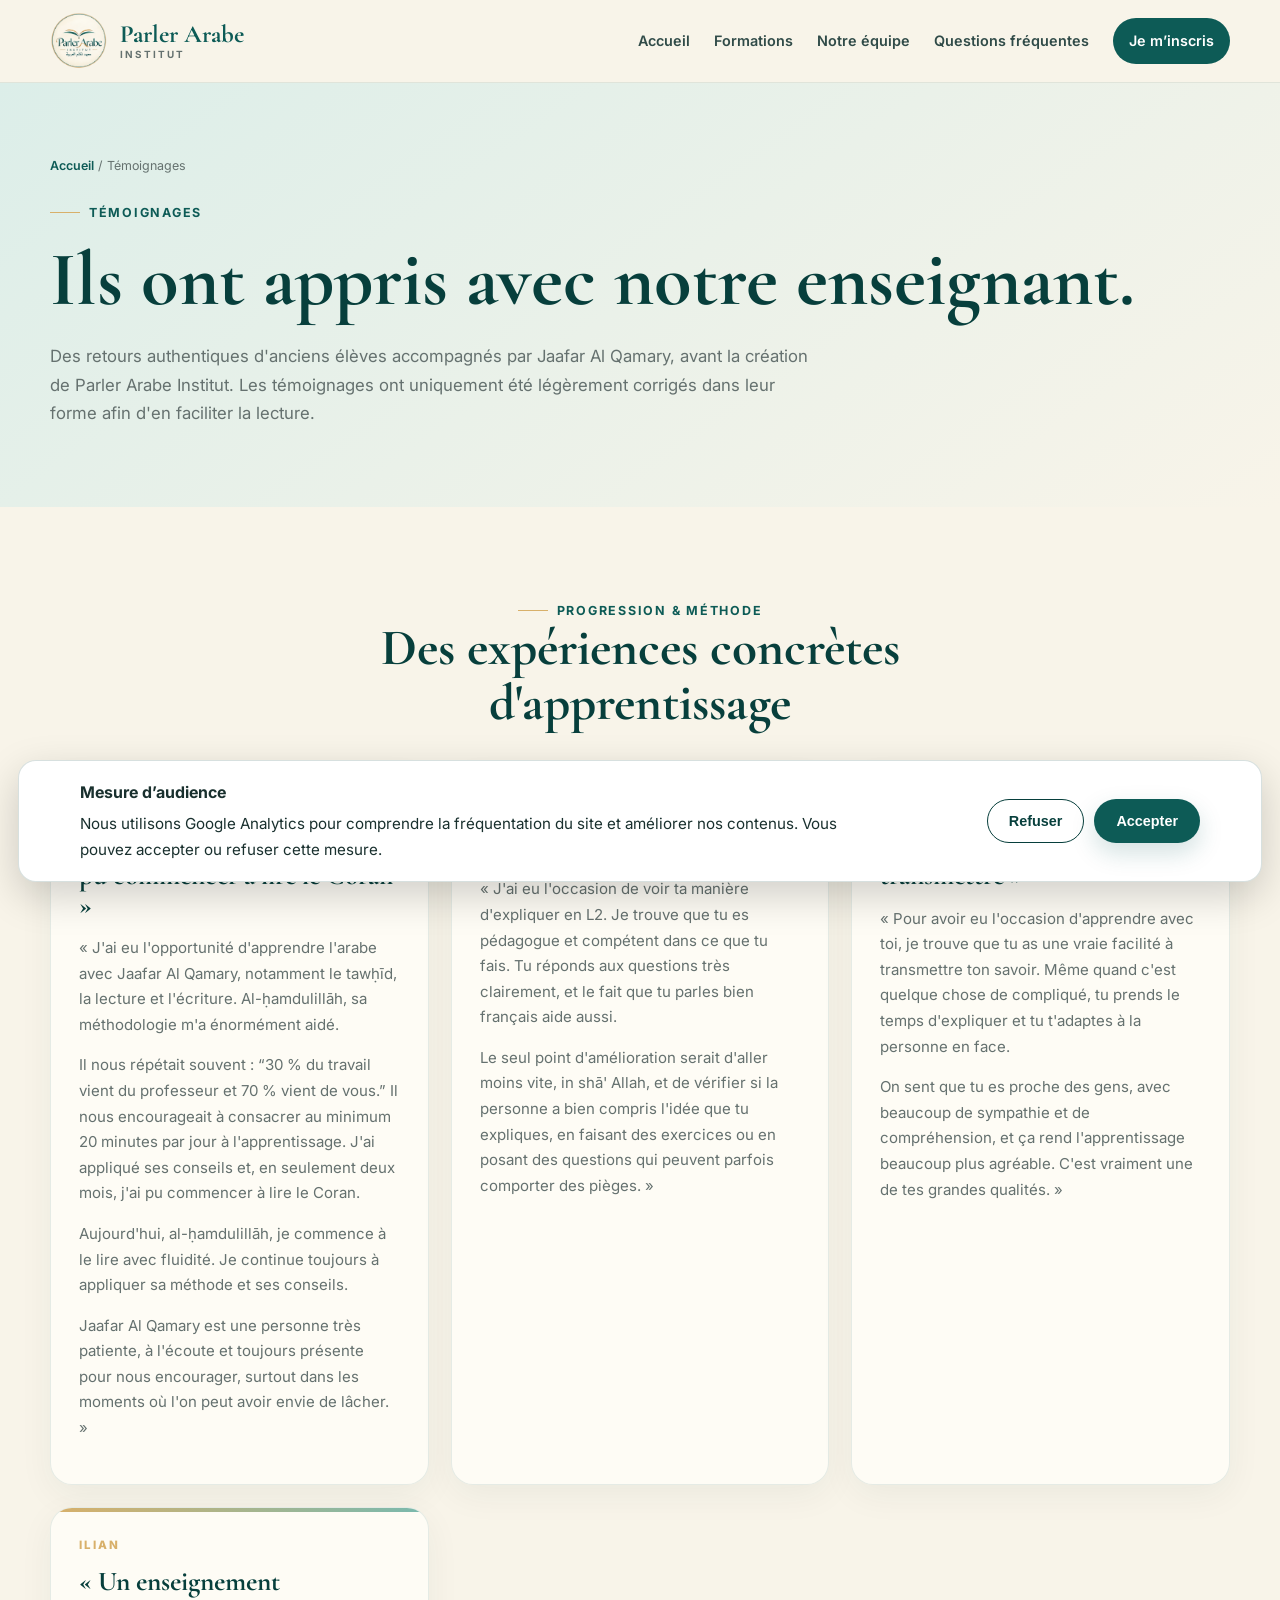
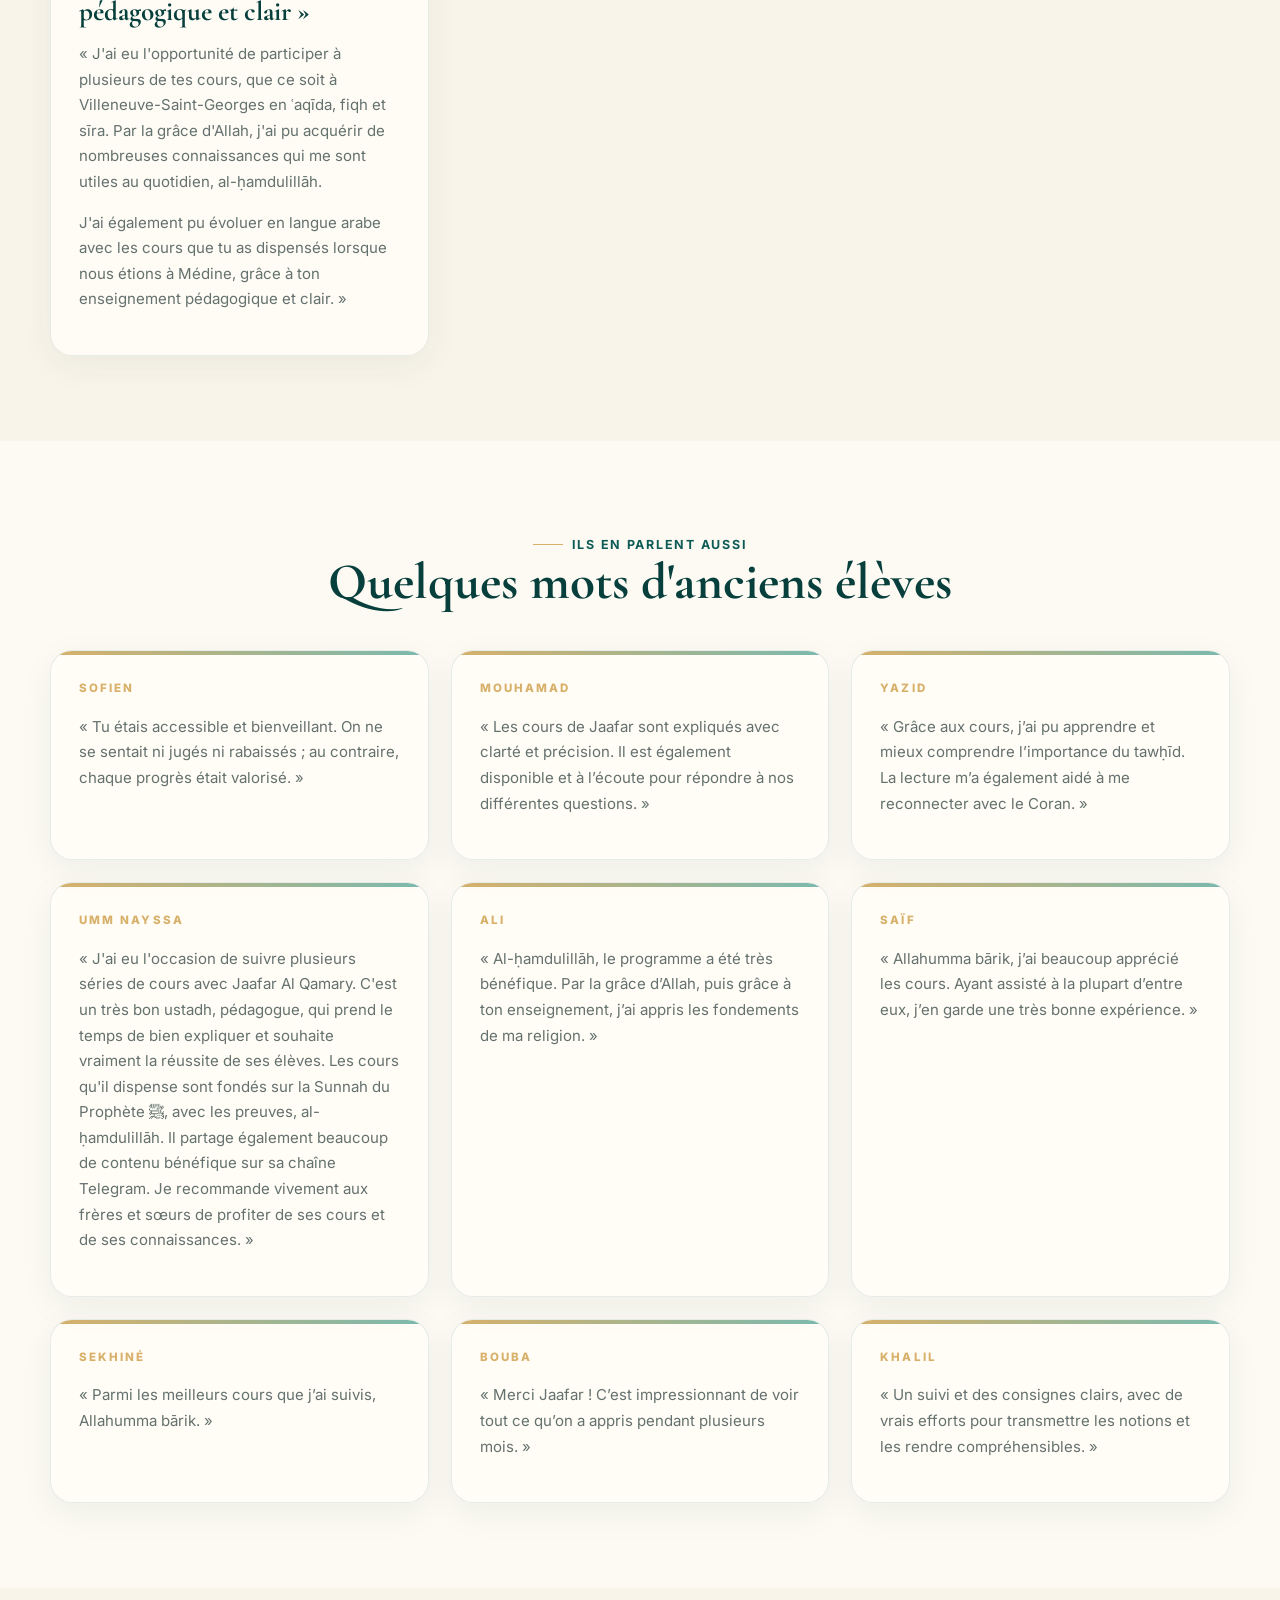
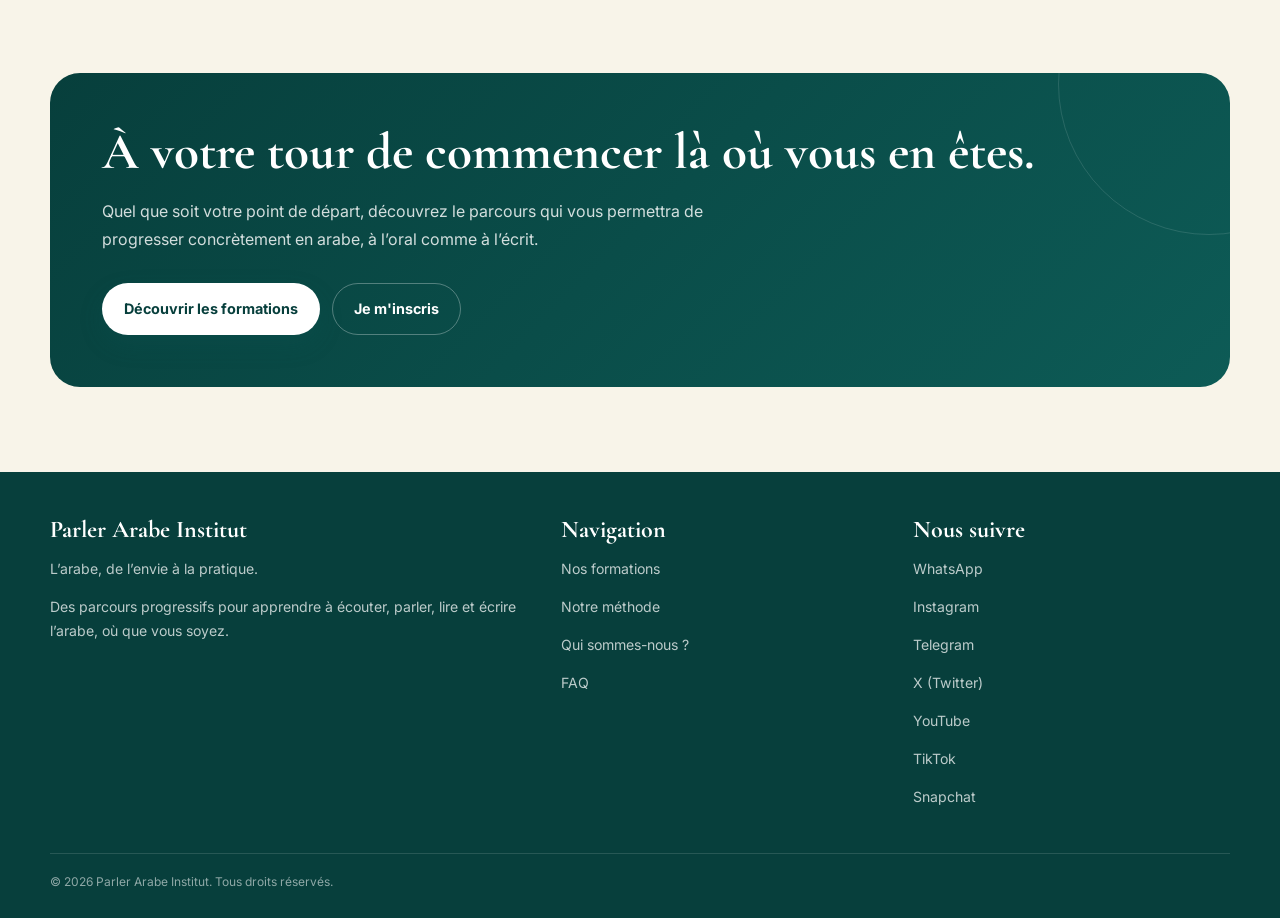
<file: temoignages.html>
<!doctype html><html lang="fr"><head>
<!-- Google Analytics: loaded only after analytics consent -->
<script>
(function(){
  const key = 'pai_analytics_consent';
  function loadAnalytics(){
    if (window.__paiAnalyticsLoaded) return;
    window.__paiAnalyticsLoaded = true;
    window.dataLayer = window.dataLayer || [];
    window.gtag = function(){dataLayer.push(arguments);};
    gtag('consent','default',{
      analytics_storage:'granted',
      ad_storage:'denied',
      ad_user_data:'denied',
      ad_personalization:'denied'
    });
    const s=document.createElement('script');
    s.async=true;
    s.src='https://www.googletagmanager.com/gtag/js?id=G-V03TXP7BSP';
    document.head.appendChild(s);
    gtag('js',new Date());
    gtag('config','G-V03TXP7BSP');
  }
  window.paiSetAnalyticsConsent=function(value){
    localStorage.setItem(key,value);
    if(value==='granted') loadAnalytics();
    const banner=document.getElementById('cookie-consent');
    if(banner) banner.hidden=true;
  };
  if(localStorage.getItem(key)==='granted') loadAnalytics();
  window.addEventListener('DOMContentLoaded',function(){
    if(localStorage.getItem(key)) return;
    const banner=document.createElement('div');
    banner.id='cookie-consent';
    banner.setAttribute('role','dialog');
    banner.setAttribute('aria-label','Choix des cookies de mesure d’audience');
    banner.innerHTML='<div class="cookie-consent-inner"><div><strong>Mesure d’audience</strong><p>Nous utilisons Google Analytics pour comprendre la fréquentation du site et améliorer nos contenus. Vous pouvez accepter ou refuser cette mesure.</p></div><div class="cookie-actions"><button class="btn btn-secondary cookie-refuse" type="button">Refuser</button><button class="btn btn-primary cookie-accept" type="button">Accepter</button></div></div>';
    document.body.appendChild(banner);
    banner.querySelector('.cookie-refuse').addEventListener('click',()=>window.paiSetAnalyticsConsent('denied'));
    banner.querySelector('.cookie-accept').addEventListener('click',()=>window.paiSetAnalyticsConsent('granted'));
  });
})();
</script><meta charset="UTF-8"><meta name="viewport" content="width=device-width, initial-scale=1.0"><meta name="description" content="Découvrez les témoignages d'anciens élèves accompagnés par Jaafar Al Qamary dans leur apprentissage de l'arabe : méthode, progression, clarté et accompagnement."><meta name="robots" content="index, follow"><link rel="canonical" href="https://parlerarabe.fr/temoignages.html"><link rel="stylesheet" href="style.css"><title>Témoignages d'élèves | Parler Arabe Institut</title></head><body>
<header class="navbar"><div class="container nav-inner"><a class="brand" href="index.html"><img src="assets/logo-corrige.png?v=2" alt="Parler Arabe Institut"><div>Parler Arabe<small>INSTITUT</small></div></a><button class="menu-btn" type="button" aria-label="Ouvrir le menu" aria-expanded="false" aria-controls="nav-principale">☰</button><nav id="nav-principale" class="nav-links"><a href="index.html">Accueil</a><a href="formations.html">Formations</a><a href="qui-sommes-nous.html">Notre équipe</a><a href="faq.html">Questions fréquentes</a><a class="nav-cta" href="inscription.html">Je m’inscris</a></nav></div></header>
<main><section class="page-hero"><div class="container"><div class="breadcrumb"><a href="index.html">Accueil</a> / Témoignages</div><div class="eyebrow">Témoignages</div><h1>Ils ont appris avec notre enseignant.</h1><p>Des retours authentiques d'anciens élèves accompagnés par Jaafar Al Qamary, avant la création de Parler Arabe Institut. Les témoignages ont uniquement été légèrement corrigés dans leur forme afin d'en faciliter la lecture.</p></div></section>
<section class="section"><div class="container"><div class="section-heading center"><div class="eyebrow">Progression & méthode</div><h2>Des expériences concrètes d'apprentissage</h2></div><div class="cards">
<article class="card"><div class="number">Mohamed Traoré</div><h3>« En seulement deux mois, j'ai pu commencer à lire le Coran »</h3><p>« J'ai eu l'opportunité d'apprendre l'arabe avec Jaafar Al Qamary, notamment le tawḥīd, la lecture et l'écriture. Al-ḥamdulillāh, sa méthodologie m'a énormément aidé.</p><p>Il nous répétait souvent : “30 % du travail vient du professeur et 70 % vient de vous.” Il nous encourageait à consacrer au minimum 20 minutes par jour à l'apprentissage. J'ai appliqué ses conseils et, en seulement deux mois, j'ai pu commencer à lire le Coran.</p><p>Aujourd'hui, al-ḥamdulillāh, je commence à le lire avec fluidité. Je continue toujours à appliquer sa méthode et ses conseils.</p><p>Jaafar Al Qamary est une personne très patiente, à l'écoute et toujours présente pour nous encourager, surtout dans les moments où l'on peut avoir envie de lâcher. »</p></article>
<article class="card"><div class="number">Amatullah</div><h3>« Pédagogue et compétent »</h3><p>« J'ai eu l'occasion de voir ta manière d'expliquer en L2. Je trouve que tu es pédagogue et compétent dans ce que tu fais. Tu réponds aux questions très clairement, et le fait que tu parles bien français aide aussi.</p><p>Le seul point d'amélioration serait d'aller moins vite, in shā' Allah, et de vérifier si la personne a bien compris l'idée que tu expliques, en faisant des exercices ou en posant des questions qui peuvent parfois comporter des pièges. »</p></article>
<article class="card"><div class="number">Rayan</div><h3>« Une vraie facilité à transmettre »</h3><p>« Pour avoir eu l'occasion d'apprendre avec toi, je trouve que tu as une vraie facilité à transmettre ton savoir. Même quand c'est quelque chose de compliqué, tu prends le temps d'expliquer et tu t'adaptes à la personne en face.</p><p>On sent que tu es proche des gens, avec beaucoup de sympathie et de compréhension, et ça rend l'apprentissage beaucoup plus agréable. C'est vraiment une de tes grandes qualités. »</p></article>
<article class="card"><div class="number">Ilian</div><h3>« Un enseignement pédagogique et clair »</h3><p>« J'ai eu l'opportunité de participer à plusieurs de tes cours, que ce soit à Villeneuve-Saint-Georges en ʿaqīda, fiqh et sīra. Par la grâce d'Allah, j'ai pu acquérir de nombreuses connaissances qui me sont utiles au quotidien, al-ḥamdulillāh.</p><p>J'ai également pu évoluer en langue arabe avec les cours que tu as dispensés lorsque nous étions à Médine, grâce à ton enseignement pédagogique et clair. »</p></article>
</div></div></section>
<section class="section alt"><div class="container"><div class="section-heading center"><div class="eyebrow">Ils en parlent aussi</div><h2>Quelques mots d'anciens élèves</h2></div><div class="cards">
<article class="card"><div class="number">Sofien</div><p>« Tu étais accessible et bienveillant. On ne se sentait ni jugés ni rabaissés ; au contraire, chaque progrès était valorisé. »</p></article>
<article class="card"><div class="number">Mouhamad</div><p>« Les cours de Jaafar sont expliqués avec clarté et précision. Il est également disponible et à l’écoute pour répondre à nos différentes questions. »</p></article>
<article class="card"><div class="number">Yazid</div><p>« Grâce aux cours, j’ai pu apprendre et mieux comprendre l’importance du tawḥīd. La lecture m’a également aidé à me reconnecter avec le Coran. »</p></article>
<article class="card"><div class="number">Umm Nayssa</div><p>« J'ai eu l'occasion de suivre plusieurs séries de cours avec Jaafar Al Qamary. C'est un très bon ustadh, pédagogue, qui prend le temps de bien expliquer et souhaite vraiment la réussite de ses élèves. Les cours qu'il dispense sont fondés sur la Sunnah du Prophète ﷺ, avec les preuves, al-ḥamdulillāh. Il partage également beaucoup de contenu bénéfique sur sa chaîne Telegram. Je recommande vivement aux frères et sœurs de profiter de ses cours et de ses connaissances. »</p></article>
<article class="card"><div class="number">Ali</div><p>« Al-ḥamdulillāh, le programme a été très bénéfique. Par la grâce d’Allah, puis grâce à ton enseignement, j’ai appris les fondements de ma religion. »</p></article>
<article class="card"><div class="number">Saïf</div><p>« Allahumma bārik, j’ai beaucoup apprécié les cours. Ayant assisté à la plupart d’entre eux, j’en garde une très bonne expérience. »</p></article>
<article class="card"><div class="number">Sekhiné</div><p>« Parmi les meilleurs cours que j’ai suivis, Allahumma bārik. »</p></article>
<article class="card"><div class="number">Bouba</div><p>« Merci Jaafar ! C’est impressionnant de voir tout ce qu’on a appris pendant plusieurs mois. »</p></article>
<article class="card"><div class="number">Khalil</div><p>« Un suivi et des consignes clairs, avec de vrais efforts pour transmettre les notions et les rendre compréhensibles. »</p></article>
</div></div></section>
<section class="section"><div class="container"><div class="cta"><h2>À votre tour de commencer là où vous en êtes.</h2><p>Quel que soit votre point de départ, découvrez le parcours qui vous permettra de progresser concrètement en arabe, à l’oral comme à l’écrit.</p><div class="hero-actions"><a class="btn btn-primary" style="background:#fff;color:#073f3c" href="formations.html">Découvrir les formations</a><a class="btn btn-secondary" href="inscription.html" target="_blank" rel="noopener">Je m'inscris</a></div></div></div></section></main>
<footer class="footer"><div class="container"><div class="footer-grid"><div><h3>Parler Arabe Institut</h3><p>L’arabe, de l’envie à la pratique.</p><p>Des parcours progressifs pour apprendre à écouter, parler, lire et écrire l’arabe, où que vous soyez.</p></div><div><h3>Navigation</h3><p><a href="formations.html">Nos formations</a></p><p><a href="methode.html">Notre méthode</a></p><p><a href="qui-sommes-nous.html">Qui sommes-nous ?</a></p><p><a href="faq.html">FAQ</a></p></div><div><h3>Nous suivre</h3><p><a href="https://wa.me/33758856817" target="_blank" rel="noopener">WhatsApp</a></p><p><a href="https://www.instagram.com/parlerarabe" target="_blank" rel="noopener">Instagram</a></p><p><a href="https://t.me/parlerarabe" target="_blank" rel="noopener">Telegram</a></p><p><a href="https://x.com/ParlerArabe" target="_blank" rel="noopener">X (Twitter)</a></p><p><a href="https://www.youtube.com/@ParlerArabeInstitut" target="_blank" rel="noopener">YouTube</a></p><p><a href="https://www.tiktok.com/@parlerarabe.inst" target="_blank" rel="noopener">TikTok</a></p><p><a href="https://snapchat.com/t/4EVWT48Z" target="_blank" rel="noopener">Snapchat</a></p></div></div><div class="footer-bottom">© <span data-year></span> Parler Arabe Institut. Tous droits réservés.</div></div></footer><script src="script.js"></script></body></html>
</file>
<file: style.css>
@import url('https://fonts.googleapis.com/css2?family=Cormorant+Garamond:wght@500;600;700&family=Inter:wght@400;500;600;700&family=Noto+Naskh+Arabic:wght@400;500;600;700&display=swap');

:root{
  --cream:#f8f4e9;
  --paper:#fffdf7;
  --sand:#d8b06a;
  --sand-light:#ead8ad;
  --green:#0d5b56;
  --green-dark:#073f3c;
  --aqua:#79b9ae;
  --aqua-light:#dceee9;
  --ink:#19302e;
  --muted:#65716f;
  --white:#ffffff;
  --shadow:0 18px 50px rgba(7,63,60,.10);
  --radius:22px;
  --max:1180px;
}

*{box-sizing:border-box}
html{scroll-behavior:smooth}
body{
  margin:0;
  background:var(--cream);
  color:var(--ink);
  font-family:Inter,system-ui,-apple-system,BlinkMacSystemFont,"Segoe UI",sans-serif;
  line-height:1.7;
}
a{color:inherit;text-decoration:none}
img{max-width:100%;display:block}
.container{width:min(var(--max),calc(100% - 40px));margin:auto}

.navbar{
  position:sticky;top:0;z-index:50;
  background:rgba(248,244,233,.93);
  backdrop-filter:blur(14px);
  border-bottom:1px solid rgba(13,91,86,.10);
}
.nav-inner{min-height:82px;display:flex;align-items:center;justify-content:space-between;gap:20px}
.brand{display:flex;align-items:center;gap:12px;font-weight:700;color:var(--green)}
.brand img{width:58px;height:58px;object-fit:cover;border-radius:50%}
.brand div{font-family:"Cormorant Garamond",serif;font-size:1.55rem;line-height:1}
.brand small{display:block;font-family:Inter,sans-serif;font-size:.62rem;letter-spacing:.22em;color:var(--muted);margin-top:4px}
.nav-links{display:flex;align-items:center;gap:24px;font-size:.9rem;font-weight:600}
.nav-links a{position:relative;padding:7px 0;color:#304b48}
.nav-links a:hover,.nav-links a.active{color:var(--green)}
.nav-links a.active:after{
  content:"";position:absolute;left:0;right:0;bottom:0;height:2px;background:var(--sand);border-radius:5px
}
.nav-cta{background:var(--green)!important;color:white!important;padding:11px 16px!important;border-radius:999px}
.nav-cta:after{display:none}

.menu-btn{display:none;border:0;background:transparent;color:var(--green);font-size:1.5rem;cursor:pointer}

.hero{
  position:relative;overflow:hidden;
  padding:90px 0 80px;
  background:
    radial-gradient(circle at 82% 18%, rgba(121,185,174,.22), transparent 28%),
    radial-gradient(circle at 12% 80%, rgba(216,176,106,.16), transparent 25%),
    var(--cream);
}
.hero:before,.hero:after{
  content:"";position:absolute;border:1px solid rgba(13,91,86,.13);border-radius:50%;pointer-events:none
}
.hero:before{width:480px;height:480px;right:-260px;top:-230px}
.hero:after{width:300px;height:300px;left:-210px;bottom:-180px}
.hero-grid{display:grid;grid-template-columns:1.15fr .85fr;gap:70px;align-items:center}
.eyebrow{
  display:inline-flex;align-items:center;gap:9px;
  color:var(--green);font-size:.78rem;font-weight:700;letter-spacing:.14em;text-transform:uppercase
}
.eyebrow:before{content:"";width:30px;height:1px;background:var(--sand)}
h1,h2,h3{font-family:"Cormorant Garamond",serif;color:var(--green-dark);line-height:1.08;margin:0}
h1{font-size:clamp(3.2rem,6vw,5.7rem);margin:16px 0 20px}
h2{font-size:clamp(2.3rem,4vw,3.5rem);margin-bottom:18px}
h3{font-size:1.7rem}
.hero h1 em{font-style:normal;color:var(--sand)}
.lead{font-size:1.08rem;color:#465a57;max-width:700px}
.hero-actions{display:flex;flex-wrap:wrap;gap:12px;margin-top:30px}
.btn{
  display:inline-flex;align-items:center;justify-content:center;gap:9px;
  border-radius:999px;padding:13px 21px;font-weight:700;font-size:.9rem;
  border:1px solid transparent;transition:.22s ease
}
.btn-primary{background:var(--green);color:white;box-shadow:0 10px 24px rgba(13,91,86,.18)}
.btn-primary:hover{background:var(--green-dark);transform:translateY(-2px)}
.btn-secondary{border-color:rgba(13,91,86,.22);color:var(--green);background:rgba(255,255,255,.35)}
.btn-secondary:hover{background:white;transform:translateY(-2px)}

.hero-logo{
  display:flex;justify-content:center;align-items:center;
}
.hero-logo .logo-frame{
  width:min(430px,85vw);aspect-ratio:1;border-radius:50%;
  padding:18px;background:rgba(255,253,247,.75);
  box-shadow:var(--shadow);
  border:1px solid rgba(216,176,106,.35);
}
.hero-logo img{width:100%;height:100%;object-fit:cover;border-radius:50%}

.section{padding:85px 0}
.section.alt{background:rgba(255,253,247,.64)}
.section-heading{max-width:760px;margin-bottom:40px}
.section-heading p{color:var(--muted);margin:0}
.center{text-align:center;margin-left:auto;margin-right:auto}

.cards{display:grid;grid-template-columns:repeat(3,1fr);gap:22px}
.card{
  background:rgba(255,253,247,.85);border:1px solid rgba(13,91,86,.10);
  border-radius:var(--radius);padding:28px;box-shadow:0 10px 35px rgba(7,63,60,.055);
  transition:.25s ease;position:relative;overflow:hidden
}
.card:hover{transform:translateY(-4px);box-shadow:var(--shadow)}
.card:before{content:"";position:absolute;top:0;left:0;right:0;height:4px;background:linear-gradient(90deg,var(--sand),var(--aqua))}
.card .number{font-size:.72rem;letter-spacing:.18em;color:var(--sand);font-weight:800;text-transform:uppercase}
.card h3{margin:12px 0 12px}
.card p{color:var(--muted);font-size:.94rem}
.card ul{padding-left:19px;color:#4e5e5c}
.card .link{display:inline-block;margin-top:10px;color:var(--green);font-weight:700;font-size:.88rem}

.split{display:grid;grid-template-columns:1fr 1fr;gap:55px;align-items:center}
.quote{
  border-left:3px solid var(--sand);padding:18px 0 18px 22px;
  font-family:"Cormorant Garamond",serif;font-size:1.55rem;color:var(--green-dark)
}
.pill-row{display:flex;flex-wrap:wrap;gap:9px;margin-top:22px}
.pill{background:var(--aqua-light);color:var(--green-dark);padding:7px 12px;border-radius:999px;font-size:.82rem;font-weight:600}

.stats{display:grid;grid-template-columns:repeat(3,1fr);gap:15px;margin-top:30px}
.stat{padding:20px;background:var(--paper);border-radius:18px;border:1px solid rgba(13,91,86,.09)}
.stat strong{display:block;font-family:"Cormorant Garamond",serif;color:var(--green);font-size:2rem}
.stat span{font-size:.82rem;color:var(--muted)}

.cta{
  background:linear-gradient(135deg,var(--green-dark),var(--green));
  color:white;border-radius:30px;padding:52px;position:relative;overflow:hidden
}
.cta:after{content:"";position:absolute;width:300px;height:300px;border:1px solid rgba(255,255,255,.12);border-radius:50%;right:-130px;top:-140px}
.cta h2{color:white}
.cta p{color:rgba(255,255,255,.82);max-width:680px}
.cta .btn-secondary{color:white;border-color:rgba(255,255,255,.3);background:transparent}

.page-hero{padding:72px 0 62px;background:linear-gradient(145deg,var(--aqua-light),var(--cream))}
.page-hero p{max-width:760px;color:var(--muted);font-size:1.05rem}

.breadcrumb{font-size:.78rem;color:var(--muted);margin-bottom:18px}
.breadcrumb a{color:var(--green);font-weight:600}

.detail-list{display:grid;gap:14px;margin:25px 0 0;padding:0;list-style:none}
.detail-list li{display:flex;gap:11px;align-items:flex-start}
.detail-list li:before{content:"✓";color:var(--sand);font-weight:900}
.note{background:var(--aqua-light);border-radius:18px;padding:18px 20px;color:var(--green-dark);font-size:.92rem;margin-top:25px}
.arabic{font-family:"Noto Naskh Arabic",serif;direction:rtl}
.arabic-title{font-family:"Noto Naskh Arabic",serif;direction:rtl;font-size:2rem;color:var(--green-dark)}

.faq{display:grid;gap:12px;max-width:900px}
details{background:var(--paper);border:1px solid rgba(13,91,86,.10);border-radius:17px;padding:0 20px}
summary{cursor:pointer;list-style:none;padding:20px 0;font-weight:700;color:var(--green-dark)}
summary::-webkit-details-marker{display:none}
summary:after{content:"+";float:right;color:var(--sand);font-size:1.3rem}
details[open] summary:after{content:"−"}
details p{color:var(--muted);padding:0 0 20px;margin:0}

.contact-grid{display:grid;grid-template-columns:.9fr 1.1fr;gap:25px}
.contact-card{background:var(--paper);border:1px solid rgba(13,91,86,.10);border-radius:22px;padding:28px}
.socials{display:grid;gap:11px;margin-top:18px}
.social{
  display:flex;align-items:center;justify-content:space-between;padding:13px 15px;
  border:1px solid rgba(13,91,86,.10);border-radius:13px;color:var(--green);font-weight:650
}
.social span{color:var(--muted);font-size:.82rem;font-weight:500}

.footer{padding:45px 0 25px;background:#073f3c;color:white}
.footer-grid{display:grid;grid-template-columns:1.2fr .8fr .8fr;gap:35px}
.footer h3{color:white;font-size:1.5rem}
.footer p,.footer a{color:rgba(255,255,255,.73);font-size:.88rem}
.footer a:hover{color:white}
.footer-bottom{border-top:1px solid rgba(255,255,255,.13);margin-top:30px;padding-top:18px;font-size:.75rem;color:rgba(255,255,255,.55)}

.fade-up{animation:fadeUp .65s ease both}
@keyframes fadeUp{from{opacity:0;transform:translateY(12px)}to{opacity:1;transform:translateY(0)}}

@media(max-width:900px){
  .nav-links{
    display:none;position:absolute;left:20px;right:20px;top:74px;
    flex-direction:column;align-items:stretch;padding:18px;background:var(--paper);
    border:1px solid rgba(13,91,86,.12);border-radius:18px;box-shadow:var(--shadow)
  }
  .nav-links.open{display:flex}
  .nav-links a{padding:11px}
  .menu-btn{display:block}
  .hero-grid,.split,.contact-grid{grid-template-columns:1fr}
  .hero{padding-top:60px}
  .hero-logo{order:-1}
  .hero-logo .logo-frame{width:280px}
  .cards{grid-template-columns:1fr}
  .footer-grid{grid-template-columns:1fr}
}
@media(max-width:600px){
  .container{width:min(var(--max),calc(100% - 28px))}
  .nav-inner{min-height:72px}
  .brand img{width:48px;height:48px}
  .brand span{font-size:1.3rem}
  .brand small{font-size:.52rem}
  .section{padding:65px 0}
  .hero{padding:48px 0 60px}
  h1{font-size:3.25rem}
  .cta{padding:32px 24px}
  .stats{grid-template-columns:1fr}
}


/* Consentement mesure d'audience */
#cookie-consent{position:fixed;left:18px;right:18px;bottom:18px;z-index:9999;background:#fff;border:1px solid rgba(7,63,60,.16);border-radius:18px;box-shadow:0 14px 40px rgba(0,0,0,.18);padding:18px}
.cookie-consent-inner{max-width:1120px;margin:auto;display:flex;align-items:center;justify-content:space-between;gap:24px}
.cookie-consent-inner p{margin:5px 0 0;max-width:760px;font-size:.95rem}
.cookie-actions{display:flex;gap:10px;flex-shrink:0}
.cookie-refuse{border-color:#073f3c;color:#073f3c;background:#fff}
@media(max-width:700px){.cookie-consent-inner{display:block}.cookie-actions{margin-top:14px}.cookie-actions .btn{flex:1}}


/* Les quatre compétences */
.skill-grid{display:grid;grid-template-columns:repeat(4,1fr);gap:18px;margin-top:34px}
.skill{background:rgba(255,253,247,.88);border:1px solid rgba(13,91,86,.10);border-radius:20px;padding:26px 22px;text-align:center;box-shadow:0 10px 30px rgba(7,63,60,.045);transition:.25s ease}
.skill:hover{transform:translateY(-3px);box-shadow:var(--shadow)}
.skill-icon{width:54px;height:54px;margin:0 auto 16px;border-radius:50%;display:flex;align-items:center;justify-content:center;background:var(--aqua-light);color:var(--green)}
.skill-icon svg{width:27px;height:27px;fill:none;stroke:currentColor;stroke-width:1.6;stroke-linecap:round;stroke-linejoin:round}
.skill h3{font-size:1.65rem;margin-bottom:8px}
.skill p{margin:0;color:var(--muted);font-size:.9rem;line-height:1.55}
.skills-note{max-width:720px;margin:24px auto 0;text-align:center;color:var(--green-dark);font-weight:600}
@media(max-width:900px){.skill-grid{grid-template-columns:repeat(2,1fr)}}
@media(max-width:520px){.skill-grid{grid-template-columns:1fr 1fr;gap:11px}.skill{padding:20px 12px}.skill-icon{width:46px;height:46px}.skill-icon svg{width:23px;height:23px}.skill h3{font-size:1.4rem}.skill p{font-size:.82rem}}

/* Parcours d'inscription et accessibilité */
:focus-visible{outline:3px solid #bd873a;outline-offset:3px}.compact-section{padding-top:38px;padding-bottom:60px}.quick-links{display:flex;flex-wrap:wrap;gap:10px;margin:0 0 26px}.quick-links a{background:#fff;border:1px solid rgba(13,91,86,.22);border-radius:999px;padding:9px 15px;font-weight:650;font-size:.88rem;color:var(--green-dark)}.quick-links a:hover{background:var(--aqua-light)}.enroll-layout{display:grid;grid-template-columns:minmax(0,1.5fr) minmax(270px,1fr);gap:24px;align-items:start}.enroll-card{padding:34px}.enroll-card h2{margin-top:8px}.enroll-card form{display:grid;gap:11px}.enroll-card label{font-weight:700;margin-top:12px}.enroll-card select,.enroll-card textarea{width:100%;font:inherit;color:var(--ink);border:1px solid #a8bcb6;border-radius:12px;padding:13px;background:white}.enroll-card select{min-height:50px}.enroll-submit{margin-top:18px;cursor:pointer;min-height:52px}.form-help{font-size:.85rem;color:var(--muted);margin:0}.optional{font-weight:400;color:var(--muted)}.enroll-aside{display:grid;gap:16px}.enroll-aside .card{padding:22px}.enroll-aside h3{font-size:1.5rem}.enroll-aside p{font-size:.92rem}.card[id]{scroll-margin-top:100px}.nav-links a[aria-current="page"]{color:var(--green);text-decoration:underline;text-decoration-color:var(--sand);text-underline-offset:7px}@media(max-width:850px){.enroll-layout{grid-template-columns:1fr}.enroll-card{padding:23px}.quick-links{flex-wrap:nowrap;overflow-x:auto;padding-bottom:8px}.quick-links a{white-space:nowrap}.hero{padding:48px 0}.section{padding:55px 0}.compact-section{padding:30px 0 55px}.nav-inner{min-height:70px}}@media(prefers-reduced-motion:reduce){html{scroll-behavior:auto}*,*:before,*:after{transition:none!important;animation:none!important}}

/* FAQ structurée par rubriques */
.faq-topic{scroll-margin-top:105px;margin-bottom:48px}.faq-topic h2{font-size:clamp(2rem,3.5vw,2.7rem);margin-bottom:22px}.faq-topic .faq{max-width:100%}.faq-topic details{background:var(--paper);border:1px solid rgba(13,91,86,.12);border-radius:14px;margin-bottom:10px;overflow:hidden}.faq-topic summary{cursor:pointer;padding:18px 22px;font-weight:700;line-height:1.5}.faq-topic details p{margin:0;padding:0 22px 20px;color:var(--ink);line-height:1.75}.faq-topic details a{color:var(--green);text-decoration:underline;text-underline-offset:3px}.faq-topic summary:hover{background:rgba(121,185,174,.10)}@media(max-width:600px){.faq-topic summary{padding:16px}.faq-topic details p{padding:0 16px 18px}}

/* Accueil : accès rapide au questionnaire d'inscription */
.hero-reassurance{font-size:.83rem;color:var(--muted);margin:14px 0 0;max-width:680px;line-height:1.55}.card-helper{font-size:.82rem!important;margin:12px 0 0!important}.hero-actions .btn{min-height:49px;text-align:center}@media(max-width:600px){.hero-actions{flex-direction:column;align-items:stretch}.hero-actions .btn{width:100%}.hero-reassurance{font-size:.8rem}}
</file>
